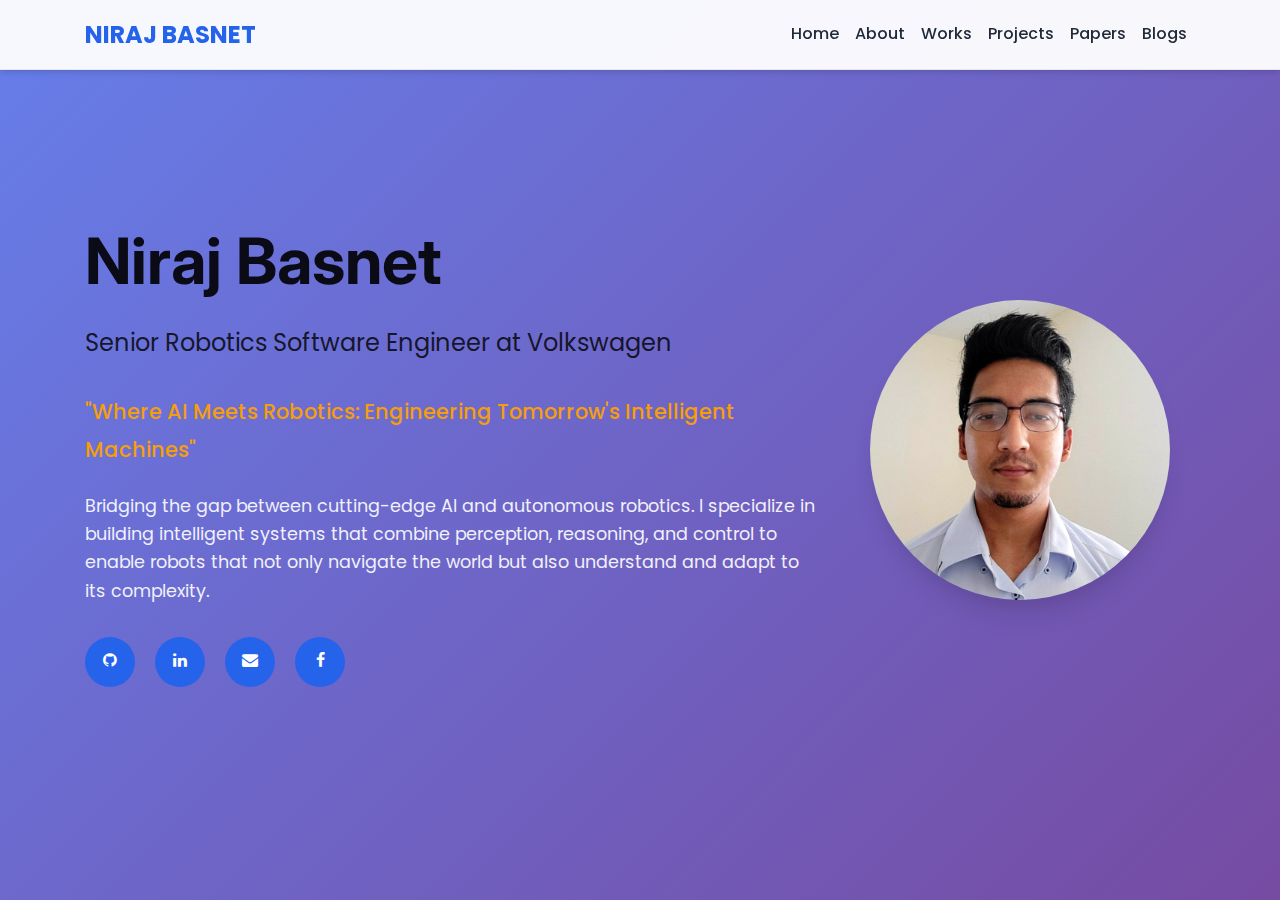
<file: index.html>
<!DOCTYPE html>
<html lang="en">
  <head>
    <title>Niraj Basnet Portfolio</title>

    <meta charset="utf-8">
    <link rel = "icon" href ="images/icon.png" type = "image/x-icon"> 
    <meta name="viewport" content="width=device-width, initial-scale=1, shrink-to-fit=no">
    
    <link href="https://fonts.googleapis.com/css?family=Poppins:100,200,300,400,500,600,700,800,900" rel="stylesheet">
    <link href="https://fonts.googleapis.com/css2?family=Inter:wght@300;400;500;600;700&display=swap" rel="stylesheet">

    <link rel="stylesheet" href="css/open-iconic-bootstrap.min.css">
    <link rel="stylesheet" href="css/animate.css">
    
    <link rel="stylesheet" href="css/owl.carousel.min.css">
    <link rel="stylesheet" href="css/owl.theme.default.min.css">
    <link rel="stylesheet" href="css/magnific-popup.css">

    <link rel="stylesheet" href="css/aos.css">

    <link rel="stylesheet" href="css/ionicons.min.css">
    
    <link rel="stylesheet" href="css/flaticon.css">
    <link rel="stylesheet" href="css/icomoon.css">
    <link rel="stylesheet" href="css/style.css">

    <!-- Global site tag (gtag.js) - Google Analytics -->
    <script async src="https://www.googletagmanager.com/gtag/js?id=UA-163247745-1"></script>
    <script>
    	window.dataLayer = window.dataLayer || [];
    	function gtag(){dataLayer.push(arguments);}
    	gtag('js', new Date());
    	gtag('config', 'UA-163247745-1');
    </script>

    <!-- Custom Modern Styles -->
    <style>
      :root {
        --primary-color: #2563eb;
        --secondary-color: #1e40af;
        --accent-color: #f59e0b;
        --text-primary: #1f2937;
        --text-secondary: #6b7280;
        --bg-light: #f8fafc;
        --bg-white: #ffffff;
        --border-color: #e5e7eb;
        --shadow: 0 4px 6px -1px rgba(0, 0, 0, 0.1), 0 2px 4px -1px rgba(0, 0, 0, 0.06);
        --shadow-lg: 0 20px 25px -5px rgba(0, 0, 0, 0.1), 0 10px 10px -5px rgba(0, 0, 0, 0.04);
      }

      .modern-nav {
        background: rgba(255, 255, 255, 0.95) !important;
        backdrop-filter: blur(10px);
        border-bottom: 1px solid var(--border-color);
        box-shadow: var(--shadow);
      }

      .modern-nav .navbar-brand {
        font-weight: 700;
        color: var(--primary-color) !important;
        font-size: 1.5rem;
      }

      .modern-nav .nav-link {
        color: var(--text-primary) !important;
        font-weight: 500;
        transition: all 0.3s ease;
        position: relative;
      }

      .modern-nav .nav-link:hover {
        color: var(--primary-color) !important;
      }

      .modern-nav .nav-link::after {
        content: '';
        position: absolute;
        width: 0;
        height: 2px;
        bottom: -5px;
        left: 50%;
        background-color: var(--primary-color);
        transition: all 0.3s ease;
      }

      .modern-nav .nav-link:hover::after {
        width: 100%;
        left: 0;
      }

      .hero-modern {
        background: linear-gradient(135deg, #667eea 0%, #764ba2 100%);
        min-height: 100vh;
        display: flex;
        align-items: center;
      }

      .hero-content {
        color: white;
        text-align: left;
      }

      .hero-content h1 {
        font-size: 4rem;
        font-weight: 700;
        margin-bottom: 1rem;
        font-family: 'Inter', sans-serif;
      }

      .hero-content h2 {
        font-size: 1.5rem;
        font-weight: 400;
        margin-bottom: 2rem;
        opacity: 0.9;
      }

      .hero-content .description {
        font-size: 1.1rem;
        margin-bottom: 2rem;
        opacity: 0.9;
        line-height: 1.6;
      }

      .social-links {
        margin-top: 2rem;
      }

      .social-link {
        display: inline-block;
        width: 50px;
        height: 50px;
        background: var(--primary-color);
        color: white;
        text-align: center;
        line-height: 50px;
        border-radius: 50%;
        margin-right: 1rem;
        transition: all 0.3s ease;
        text-decoration: none;
      }

      .social-link:hover {
        background: var(--secondary-color);
        transform: translateY(-3px);
        color: white;
        text-decoration: none;
      }

      @media (max-width: 768px) {
        .hero-content h1 {
          font-size: 2.5rem;
        }
      }
    </style>

  </head>
  <body>
	  
    <nav class="navbar navbar-expand-lg navbar-light modern-nav fixed-top" id="ftco-navbar">
	    <div class="container">
	      <a class="navbar-brand" href="index.html">NIRAJ BASNET</a>
	      <button class="navbar-toggler js-fh5co-nav-toggle fh5co-nav-toggle" type="button" data-toggle="collapse" data-target="#ftco-nav" aria-controls="ftco-nav" aria-expanded="false" aria-label="Toggle navigation">
	        <span class="oi oi-menu"></span> Menu
	      </button>

	      <div class="collapse navbar-collapse" id="ftco-nav">
	        <ul class="navbar-nav nav ml-auto">
	          <li class="nav-item"><a href="index.html" class="nav-link"><span>Home</span></a></li>
	          <li class="nav-item"><a href="about.html" class="nav-link"><span>About</span></a></li>
	          <li class="nav-item"><a href="works.html" class="nav-link"><span>Works</span></a></li>
	          <li class="nav-item"><a href="projects.html" class="nav-link"><span>Projects</span></a></li>
	          <li class="nav-item"><a href="papers.html" class="nav-link"><span>Papers</span></a></li>
	          <li class="nav-item"><a href="blogs.html" class="nav-link"><span>Blogs</span></a></li>
	        </ul>
	      </div>
	    </div>
	</nav>

    <!-- Hero Section -->
    <section id="home-section" class="hero-modern">
      <div class="container">
        <div class="row align-items-center">
          <div class="col-lg-8">
            <div class="hero-content">
              <h1>Niraj Basnet</h1>
              <h2>Senior Robotics Software Engineer at Volkswagen</h2>
              <div style="font-size: 1.3rem; font-weight: 500; margin-bottom: 1.5rem; color: #f59e0b;">
                "Where AI Meets Robotics: Engineering Tomorrow's Intelligent Machines"
              </div>
              <p class="description">
                Bridging the gap between cutting-edge AI and autonomous robotics. I specialize in building intelligent systems that combine perception, reasoning, and control to enable robots that not only navigate the world but also understand and adapt to its complexity.
              </p>
              
              <div class="social-links">
                <a href="https://www.github.com/nirajbasnet" target="_blank" class="social-link">
                  <span class="icon-github"></span>
                </a>
                <a href="https://www.linkedin.com/in/nirajbas" target="_blank" class="social-link">
                  <span class="icon-linkedin"></span>
                </a>
                <a href="https://mail.google.com/mail/?view=cm&fs=1&tf=1&to=niraj.basnet2020@gmail.com&su=SUBJECT&body=BODY" target="_blank" class="social-link">
                  <span class="icon-envelope"></span>
                </a>
                <a href="https://www.facebook.com/niraj.basnet.986" target="_blank" class="social-link">
                  <span class="icon-facebook"></span>
                </a>
              </div>
            </div>
          </div>
          <div class="col-lg-4">
            <div class="text-center">
              <img src="images/bg_profile_pic.jpg" alt="Niraj Basnet" class="img-fluid rounded-circle" style="max-width: 300px; box-shadow: var(--shadow-lg);">
            </div>
          </div>
        </div>
      </div>
    </section>

    <!-- loader -->
    <div id="ftco-loader" class="show fullscreen"><svg class="circular" width="48px" height="48px"><circle class="path-bg" cx="24" cy="24" r="22" fill="none" stroke-width="4" stroke="#eeeeee"/><circle class="path" cx="24" cy="24" r="22" fill="none" stroke-width="4" stroke-miterlimit="10" stroke="#F96D00"/></svg></div>

    <script src="js/jquery.min.js"></script>
    <script src="js/jquery-migrate-3.0.1.min.js"></script>
    <script src="js/popper.min.js"></script>
    <script src="js/bootstrap.min.js"></script>
    <script src="js/jquery.easing.1.3.js"></script>
    <script src="js/jquery.waypoints.min.js"></script>
    <script src="js/jquery.stellar.min.js"></script>
    <script src="js/owl.carousel.min.js"></script>
    <script src="js/jquery.magnific-popup.min.js"></script>
    <script src="js/aos.js"></script>
    <script src="js/jquery.animateNumber.min.js"></script>
    <script src="js/scrollax.min.js"></script>
    <script src="js/main.js"></script>
    
  </body>
</html>
</file>
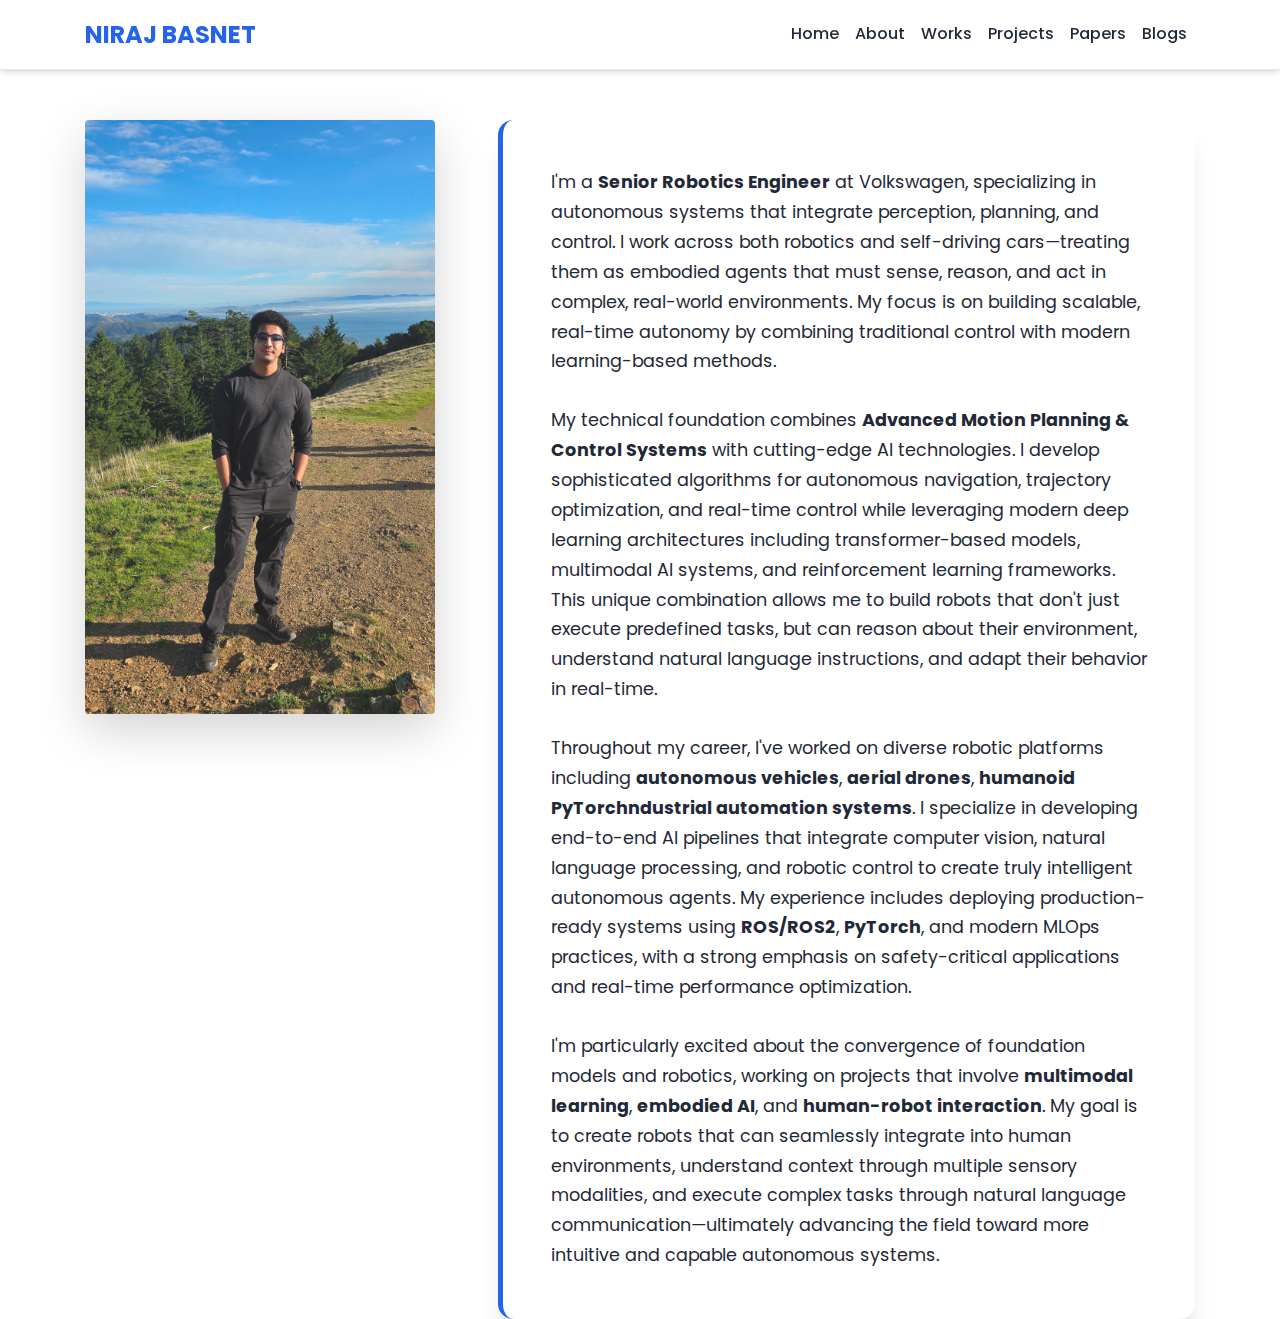
<file: about.html>
<!DOCTYPE html>
<html lang="en">

<head>
  <title>About - Niraj Basnet Portfolio</title>

  <meta charset="utf-8">
  <link rel="icon" href="images/icon.png" type="image/x-icon">
  <meta name="viewport" content="width=device-width, initial-scale=1, shrink-to-fit=no">

  <link href="https://fonts.googleapis.com/css?family=Poppins:100,200,300,400,500,600,700,800,900" rel="stylesheet">
  <link href="https://fonts.googleapis.com/css2?family=Inter:wght@300;400;500;600;700&display=swap" rel="stylesheet">

  <link rel="stylesheet" href="css/open-iconic-bootstrap.min.css">
  <link rel="stylesheet" href="css/animate.css">
  <link rel="stylesheet" href="css/owl.carousel.min.css">
  <link rel="stylesheet" href="css/owl.theme.default.min.css">
  <link rel="stylesheet" href="css/magnific-popup.css">
  <link rel="stylesheet" href="css/aos.css">
  <link rel="stylesheet" href="css/ionicons.min.css">
  <link rel="stylesheet" href="css/flaticon.css">
  <link rel="stylesheet" href="css/icomoon.css">
  <link rel="stylesheet" href="css/style.css">

  <!-- Custom Modern Styles -->
  <style>
    :root {
      --primary-color: #2563eb;
      --secondary-color: #1e40af;
      --accent-color: #f59e0b;
      --text-primary: #1f2937;
      --text-secondary: #6b7280;
      --bg-light: #f8fafc;
      --bg-white: #ffffff;
      --border-color: #e5e7eb;
      --shadow: 0 4px 6px -1px rgba(0, 0, 0, 0.1), 0 2px 4px -1px rgba(0, 0, 0, 0.06);
      --shadow-lg: 0 20px 25px -5px rgba(0, 0, 0, 0.1), 0 10px 10px -5px rgba(0, 0, 0, 0.04);
    }

    .modern-nav {
      background: rgba(255, 255, 255, 0.95) !important;
      backdrop-filter: blur(10px);
      border-bottom: 1px solid var(--border-color);
      box-shadow: var(--shadow);
    }

    .modern-nav .navbar-brand {
      font-weight: 700;
      color: var(--primary-color) !important;
      font-size: 1.5rem;
    }

    .modern-nav .nav-link {
      color: var(--text-primary) !important;
      font-weight: 500;
      transition: all 0.3s ease;
      position: relative;
    }

    .modern-nav .nav-link:hover {
      color: var(--primary-color) !important;
    }

    .modern-nav .nav-link::after {
      content: '';
      position: absolute;
      width: 0;
      height: 2px;
      bottom: -5px;
      left: 50%;
      background-color: var(--primary-color);
      transition: all 0.3s ease;
    }

    .modern-nav .nav-link:hover::after {
      width: 100%;
      left: 0;
    }

    .section-modern {
      padding: 80px 0;
      min-height: 100vh;
    }

    .section-title {
      font-size: 2.5rem;
      font-weight: 700;
      color: var(--text-primary);
      margin-bottom: 1rem;
      font-family: 'Inter', sans-serif;
    }

    .section-subtitle {
      font-size: 1.1rem;
      color: var(--text-secondary);
      margin-bottom: 3rem;
    }

    .card-modern {
      background: var(--bg-white);
      border-radius: 15px;
      padding: 2rem;
      box-shadow: var(--shadow);
      border: 1px solid var(--border-color);
      transition: all 0.3s ease;
      height: 100%;
    }

    .card-modern:hover {
      transform: translateY(-5px);
      box-shadow: var(--shadow-lg);
    }

    .bg-gradient {
      background: linear-gradient(135deg, var(--bg-light) 0%, var(--bg-white) 100%);
    }

    @media (max-width: 768px) {
      .section-title {
        font-size: 2rem;
      }
    }
  </style>

</head>

<body>

  <nav class="navbar navbar-expand-lg navbar-light modern-nav fixed-top" id="ftco-navbar">
    <div class="container">
      <a class="navbar-brand" href="index.html">NIRAJ BASNET</a>
      <button class="navbar-toggler js-fh5co-nav-toggle fh5co-nav-toggle" type="button" data-toggle="collapse"
        data-target="#ftco-nav" aria-controls="ftco-nav" aria-expanded="false" aria-label="Toggle navigation">
        <span class="oi oi-menu"></span> Menu
      </button>

      <div class="collapse navbar-collapse" id="ftco-nav">
        <ul class="navbar-nav nav ml-auto">
          <li class="nav-item"><a href="index.html" class="nav-link"><span>Home</span></a></li>
          <li class="nav-item"><a href="about.html" class="nav-link"><span>About</span></a></li>
          <li class="nav-item"><a href="works.html" class="nav-link"><span>Works</span></a></li>
          <li class="nav-item"><a href="projects.html" class="nav-link"><span>Projects</span></a></li>
          <li class="nav-item"><a href="papers.html" class="nav-link"><span>Papers</span></a></li>
          <li class="nav-item"><a href="blogs.html" class="nav-link"><span>Blogs</span></a></li>
        </ul>
      </div>
    </div>
  </nav>

  <!-- About Section -->
  <section class="ftco-section ftco-no-pb" id="about-section" style="padding-top: 120px;">
    <div class="container">
      <div class="row">
        <div class="col-lg-4">
          <img src="images/profile_pic2.jpg" alt="Profile" class="img-fluid rounded shadow-lg">
        </div>
        <div class="col-lg-8 pl-lg-5">
          <div class="about-content"
            style="background: white; padding: 3rem; border-radius: 15px; box-shadow: var(--shadow-lg); border-left: 5px solid var(--primary-color);">
            <p style="font-size: 1.1rem; line-height: 1.7; color: var(--text-primary); margin-bottom: 0;">
              I'm a <strong>Senior Robotics Engineer</strong> at Volkswagen, specializing in autonomous systems that integrate
              perception, planning, and control. I work across both robotics and self-driving cars—treating them as
              embodied agents that must sense, reason, and act in complex, real-world environments. My focus is on
              building scalable, real-time autonomy by combining traditional control with modern learning-based methods.
            </p>
            <br>
            <p style="font-size: 1.1rem; line-height: 1.7; color: var(--text-primary); margin-bottom: 0;">
              My technical foundation combines <strong>Advanced Motion Planning & Control Systems</strong> with
              cutting-edge AI technologies. I develop sophisticated algorithms for autonomous navigation, trajectory
              optimization, and real-time control while leveraging modern deep learning architectures including
              transformer-based models, multimodal AI systems, and reinforcement learning frameworks. This unique
              combination allows me to build robots that don't just execute predefined tasks, but can reason about their
              environment, understand natural language instructions, and adapt their behavior in real-time.
            </p>
            <br>
            <p style="font-size: 1.1rem; line-height: 1.7; color: var(--text-primary); margin-bottom: 0;">
              Throughout my career, I've worked on diverse robotic platforms including <strong>autonomous
                vehicles</strong>, <strong>aerial drones</strong>, <strong>humanoid PyTorchndustrial automation
                systems</strong>. I specialize in developing end-to-end AI pipelines that integrate computer vision,
              natural language processing, and robotic control to create truly intelligent autonomous agents. My
              experience includes deploying production-ready systems using <strong>ROS/ROS2</strong>,
              <strong>PyTorch</strong>, and modern MLOps practices, with a strong emphasis
              on safety-critical applications and real-time performance optimization.
            </p>
            <br>
            <p style="font-size: 1.1rem; line-height: 1.7; color: var(--text-primary); margin-bottom: 0;">
              I'm particularly excited about the convergence of foundation models and robotics, working on projects that
              involve <strong>multimodal learning</strong>, <strong>embodied AI</strong>, and <strong>human-robot
                interaction</strong>. My goal is to create robots that can seamlessly integrate into human environments,
              understand context through multiple sensory modalities, and execute complex tasks through natural language
              communication—ultimately advancing the field toward more intuitive and capable autonomous systems.
            </p>
          </div>
        </div>
      </div>
    </div>
  </section>

  <!-- loader -->
  <div id="ftco-loader" class="show fullscreen"><svg class="circular" width="48px" height="48px">
      <circle class="path-bg" cx="24" cy="24" r="22" fill="none" stroke-width="4" stroke="#eeeeee" />
      <circle class="path" cx="24" cy="24" r="22" fill="none" stroke-width="4" stroke-miterlimit="10"
        stroke="#F96D00" />
    </svg></div>

  <script src="js/jquery.min.js"></script>
  <script src="js/jquery-migrate-3.0.1.min.js"></script>
  <script src="js/popper.min.js"></script>
  <script src="js/bootstrap.min.js"></script>
  <script src="js/jquery.easing.1.3.js"></script>
  <script src="js/jquery.waypoints.min.js"></script>
  <script src="js/jquery.stellar.min.js"></script>
  <script src="js/owl.carousel.min.js"></script>
  <script src="js/jquery.magnific-popup.min.js"></script>
  <script src="js/aos.js"></script>
  <script src="js/jquery.animateNumber.min.js"></script>
  <script src="js/scrollax.min.js"></script>
  <script src="js/main.js"></script>

</body>

</html>
</file>
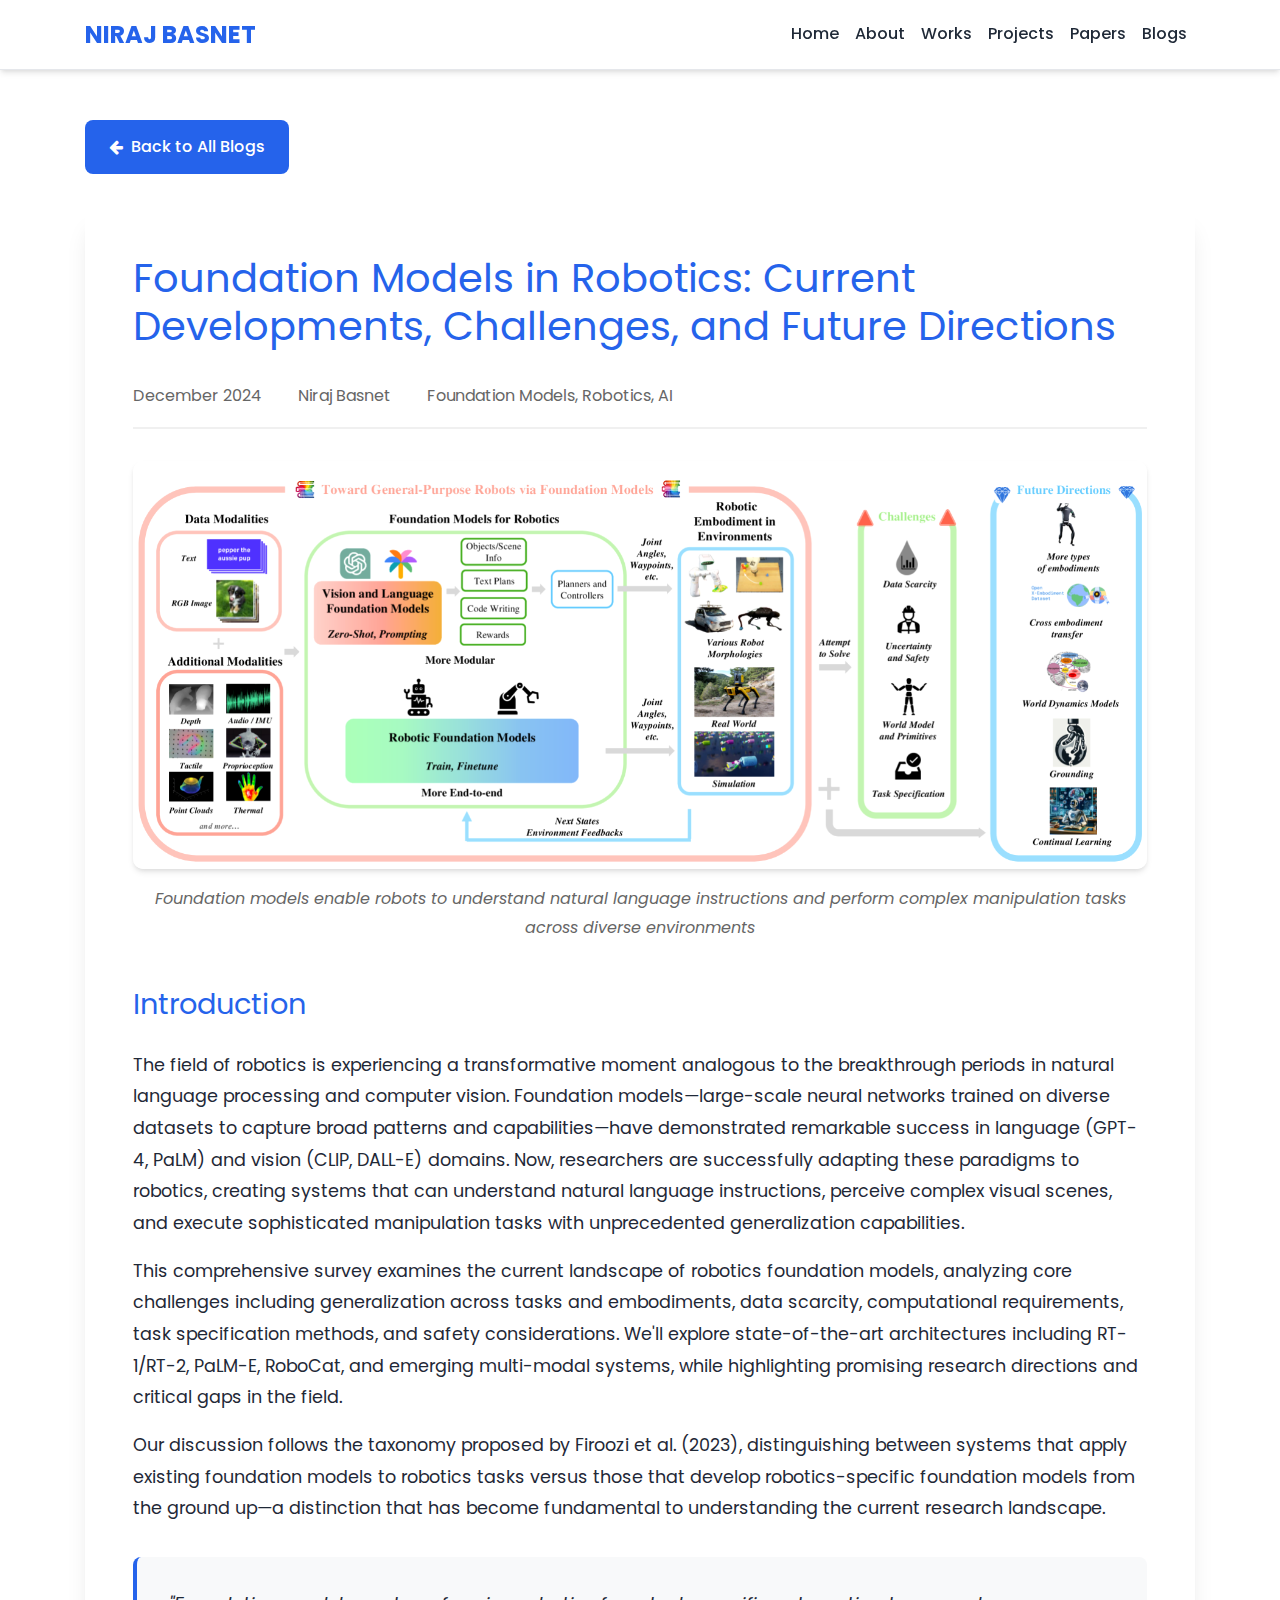
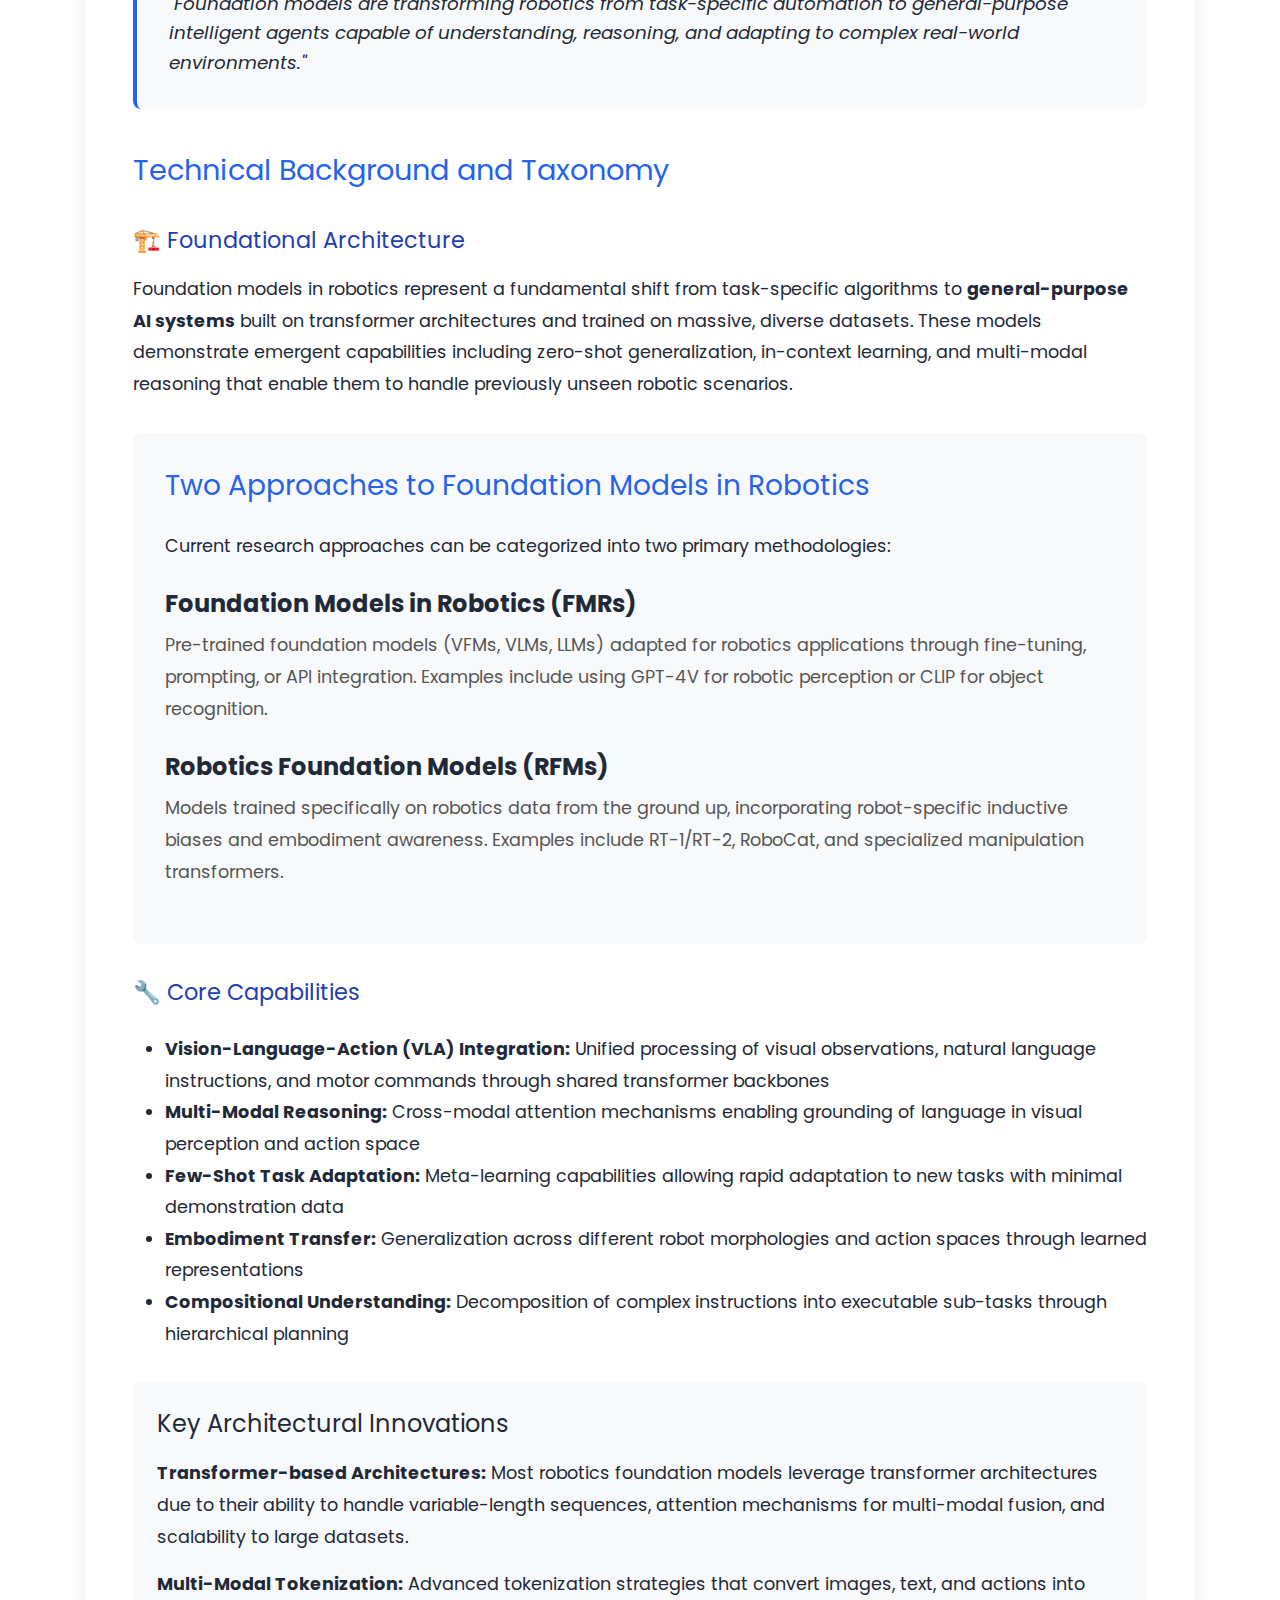
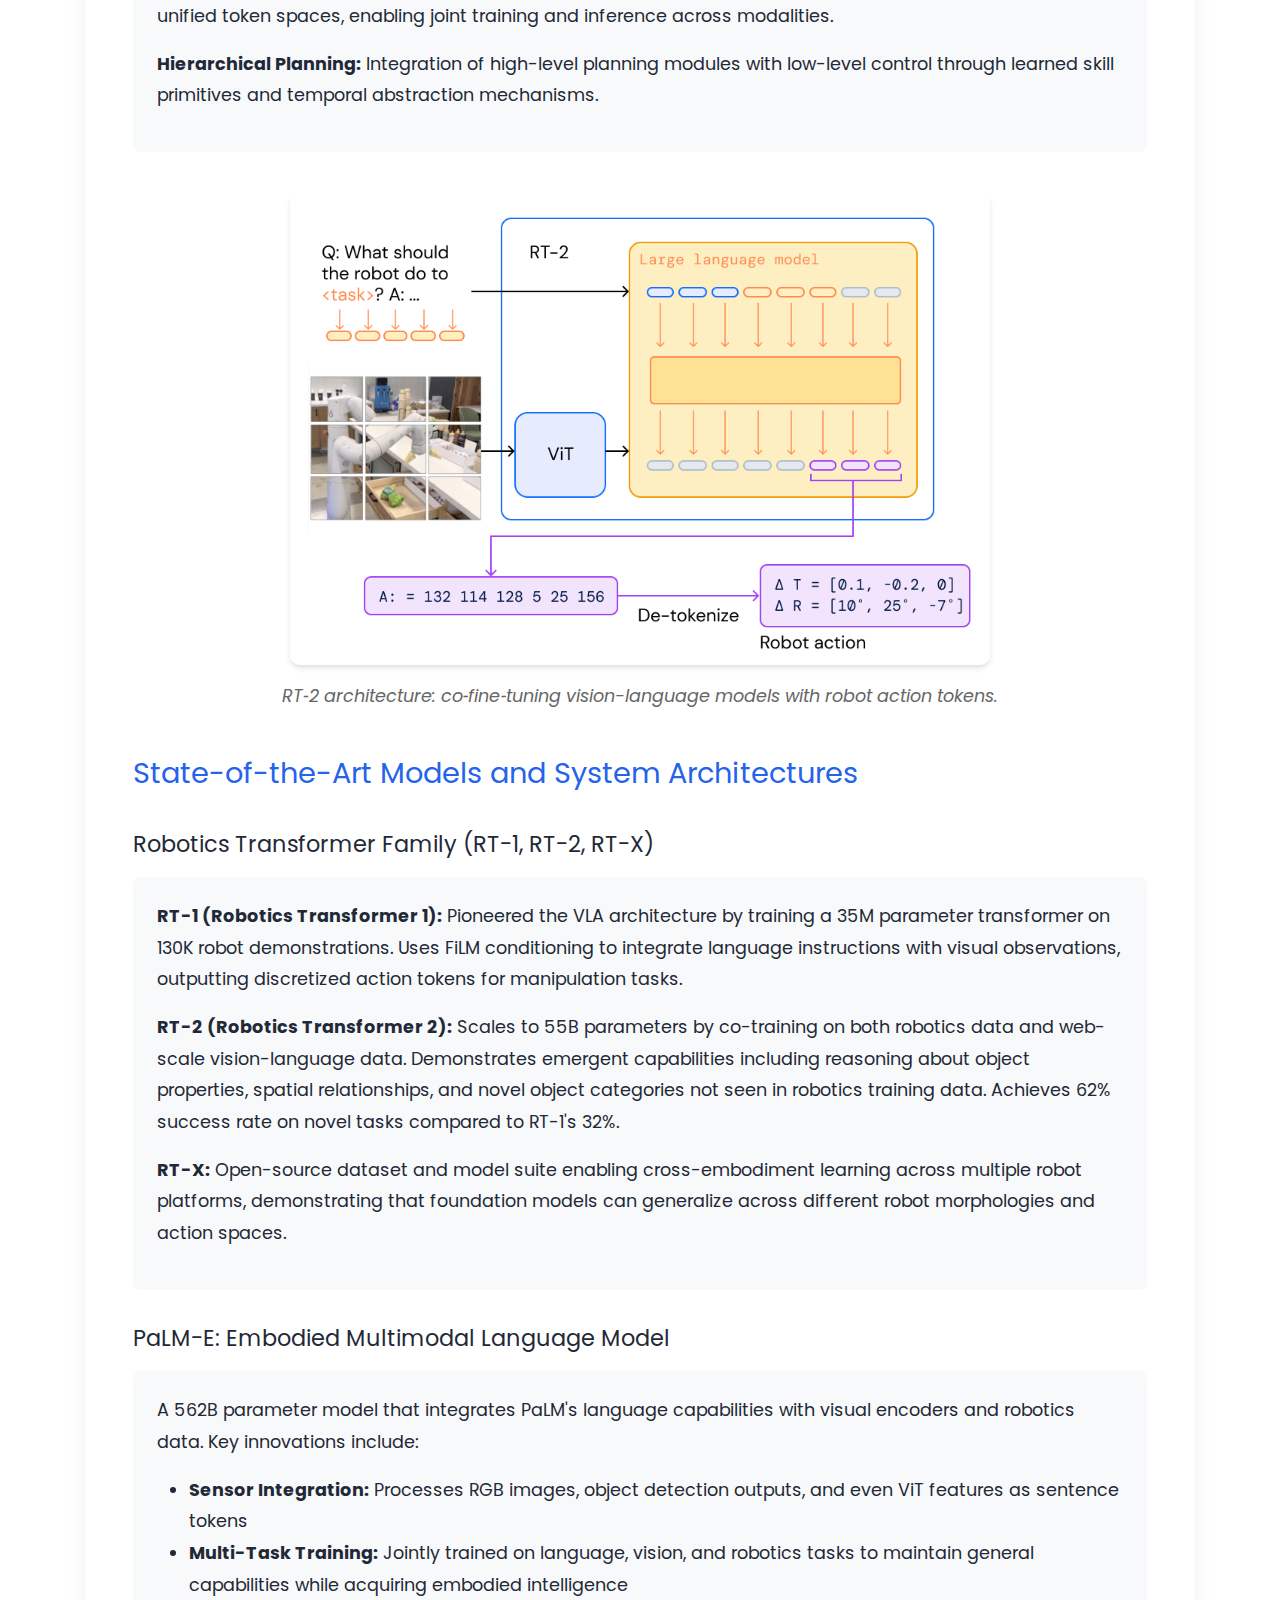
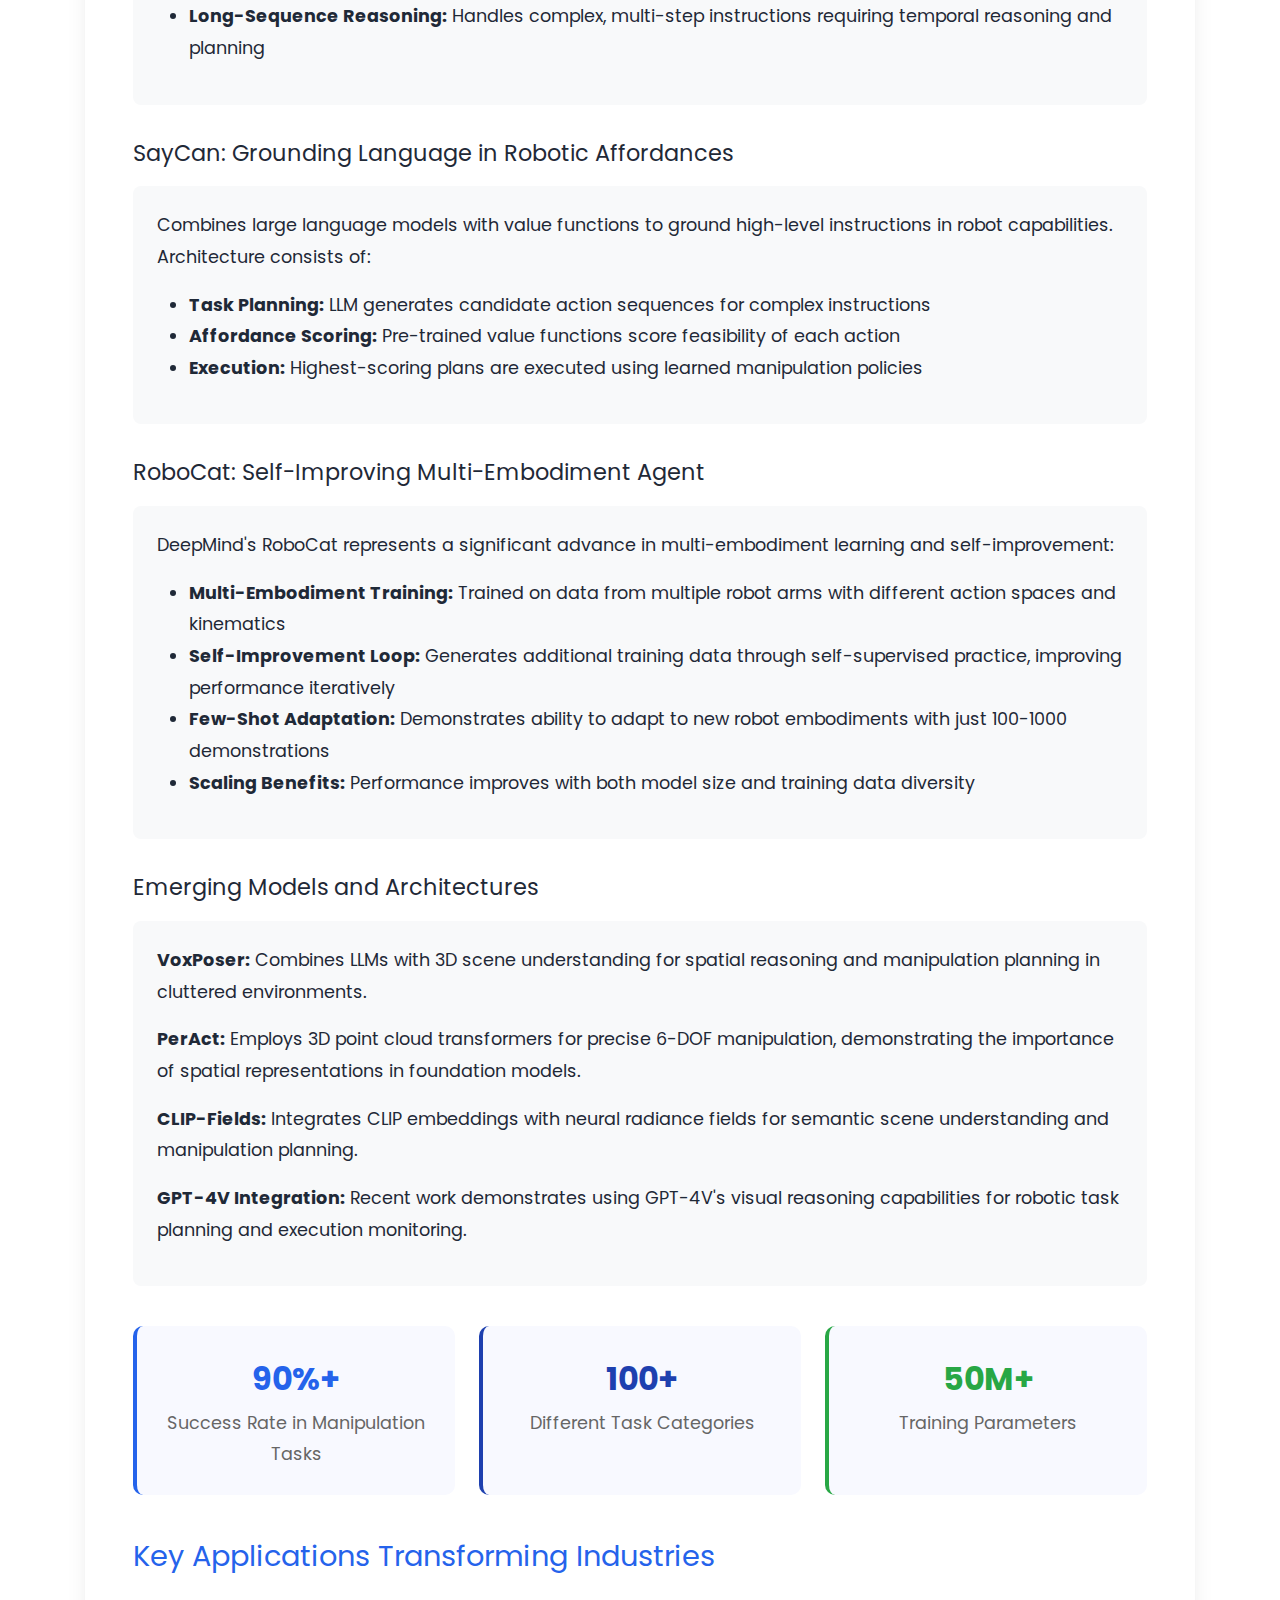
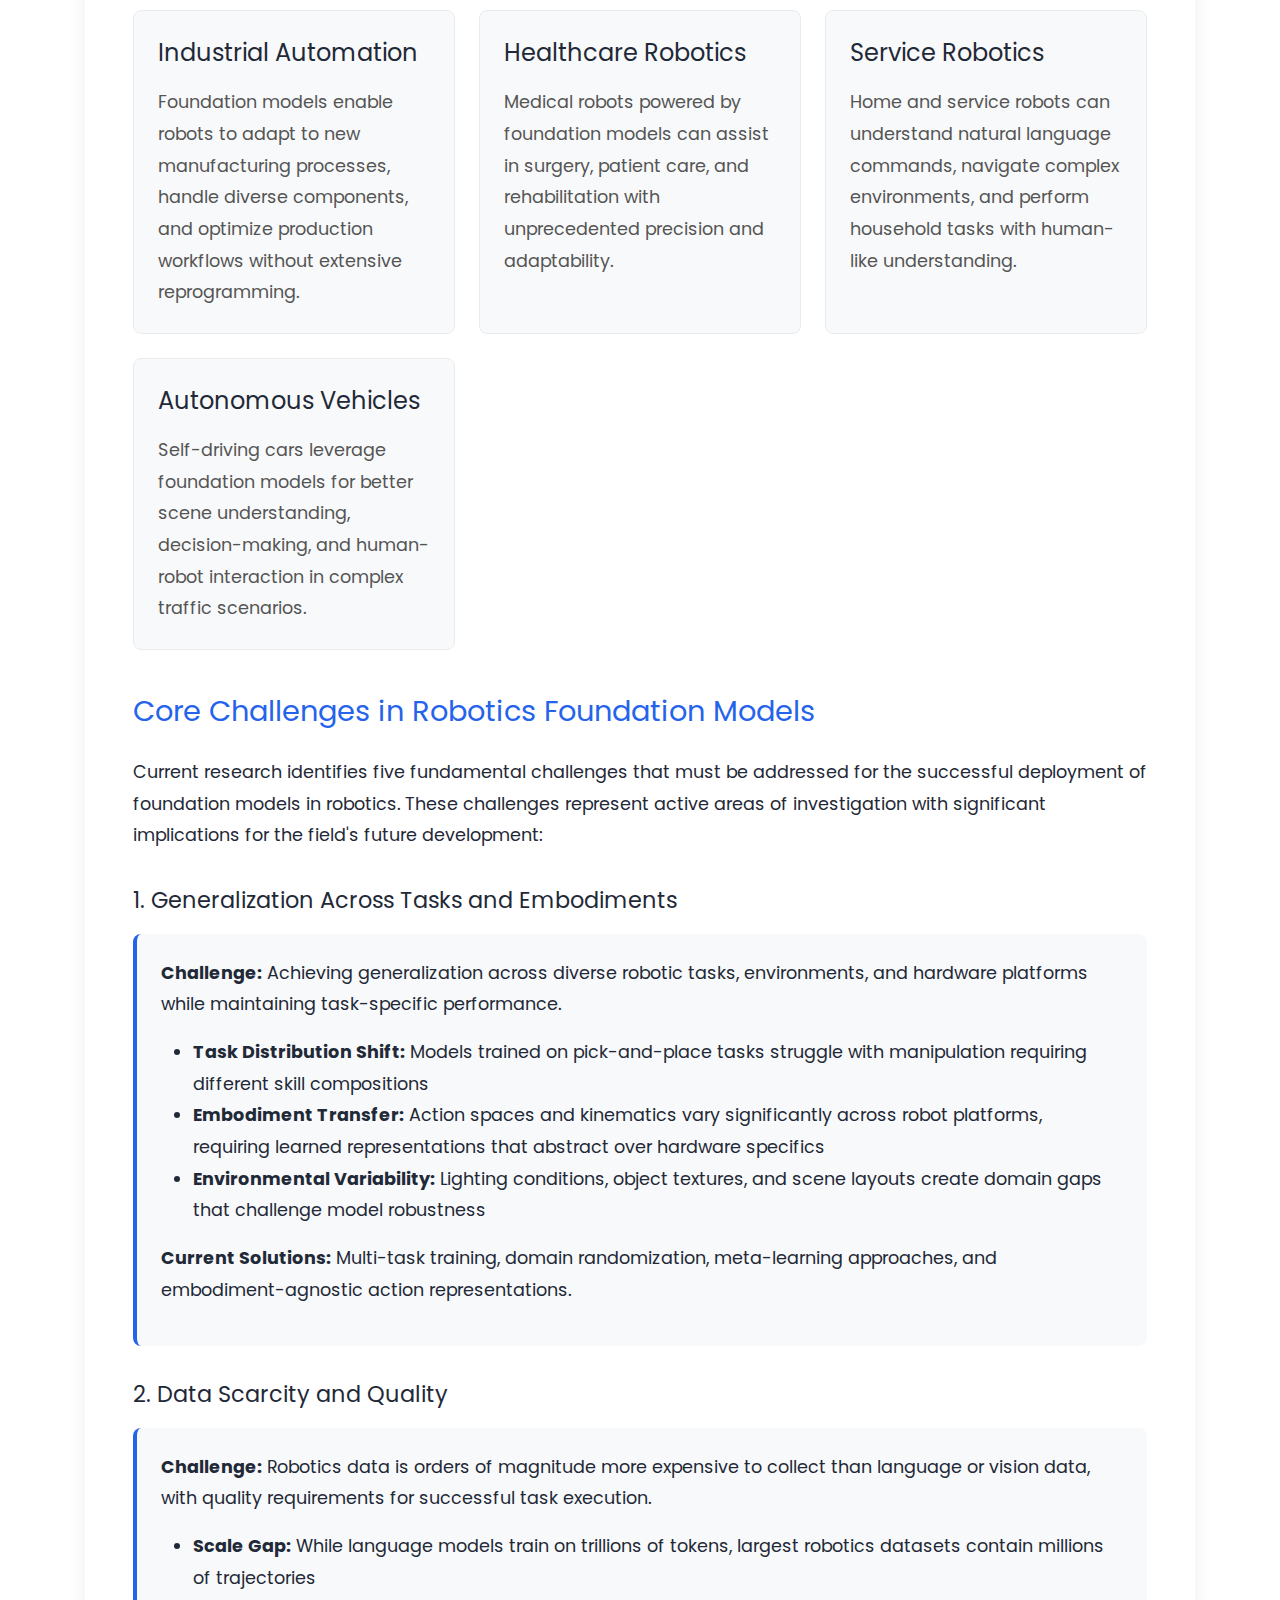
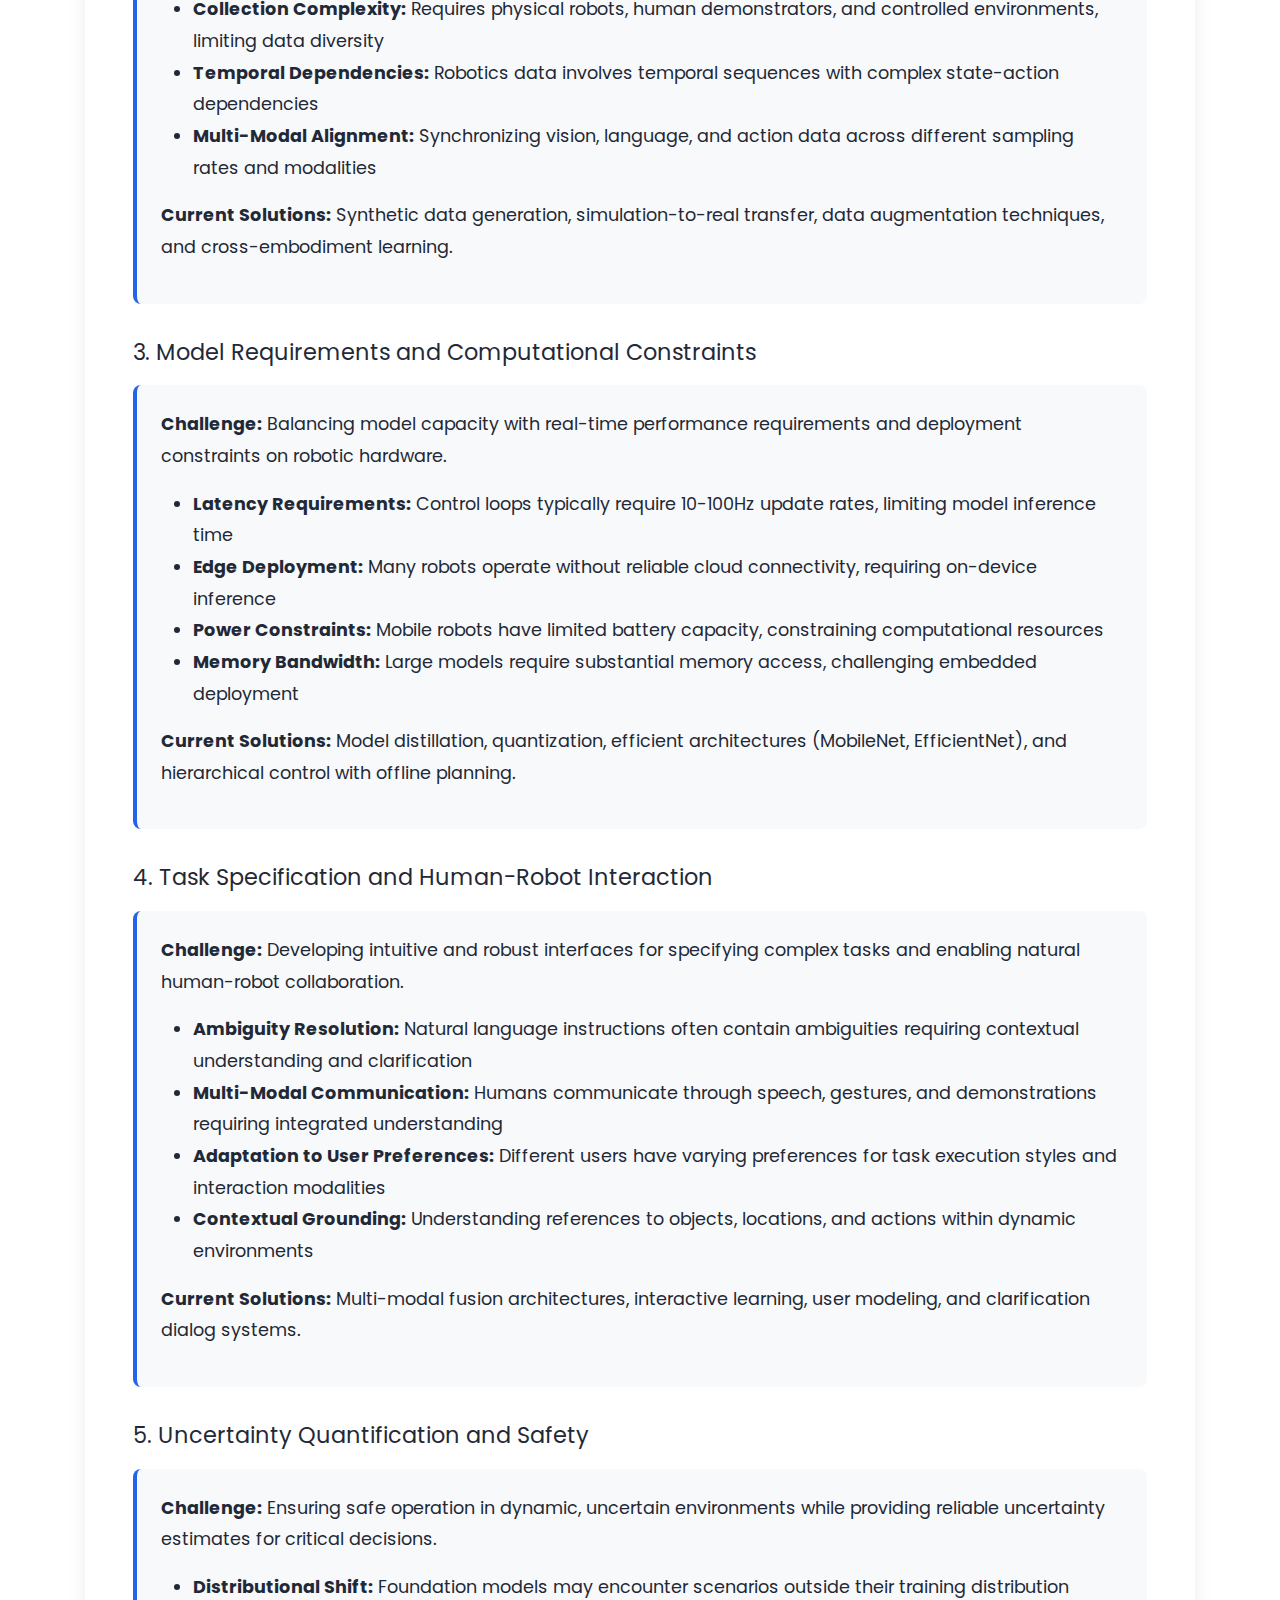
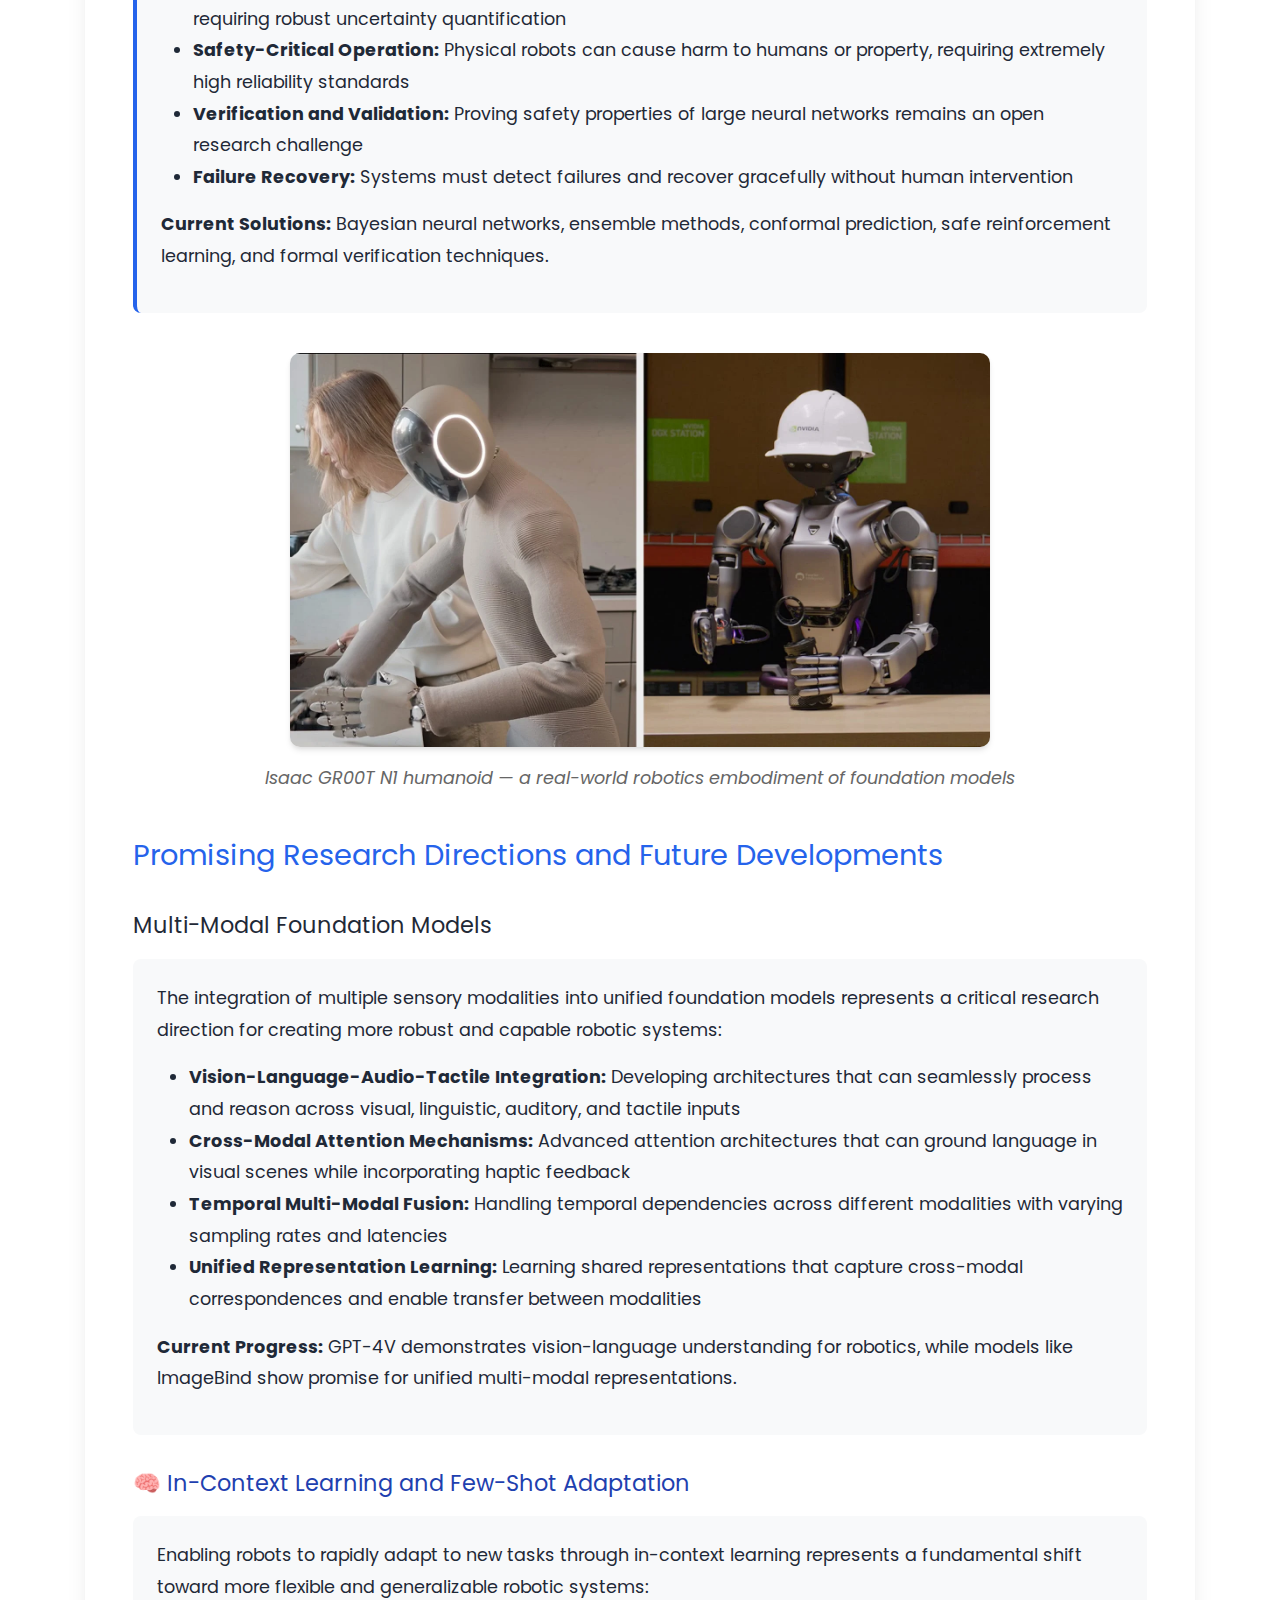
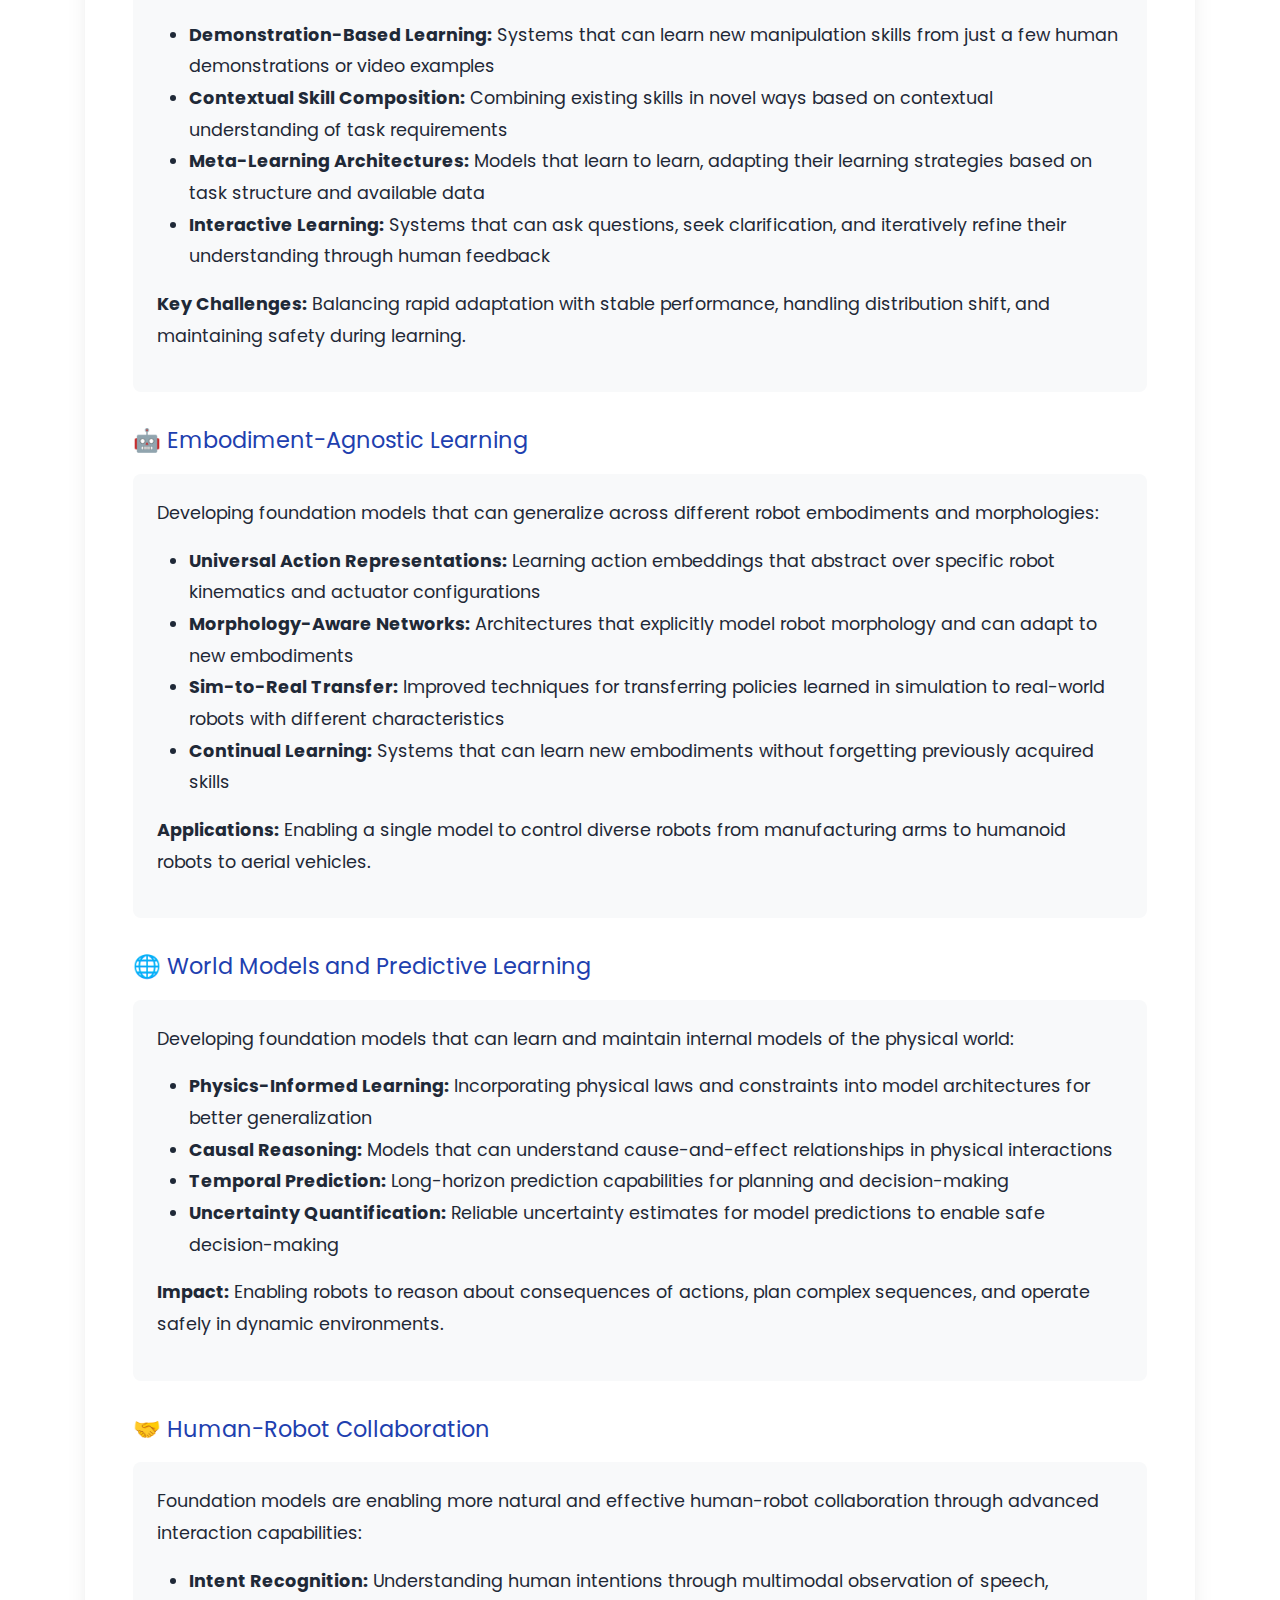
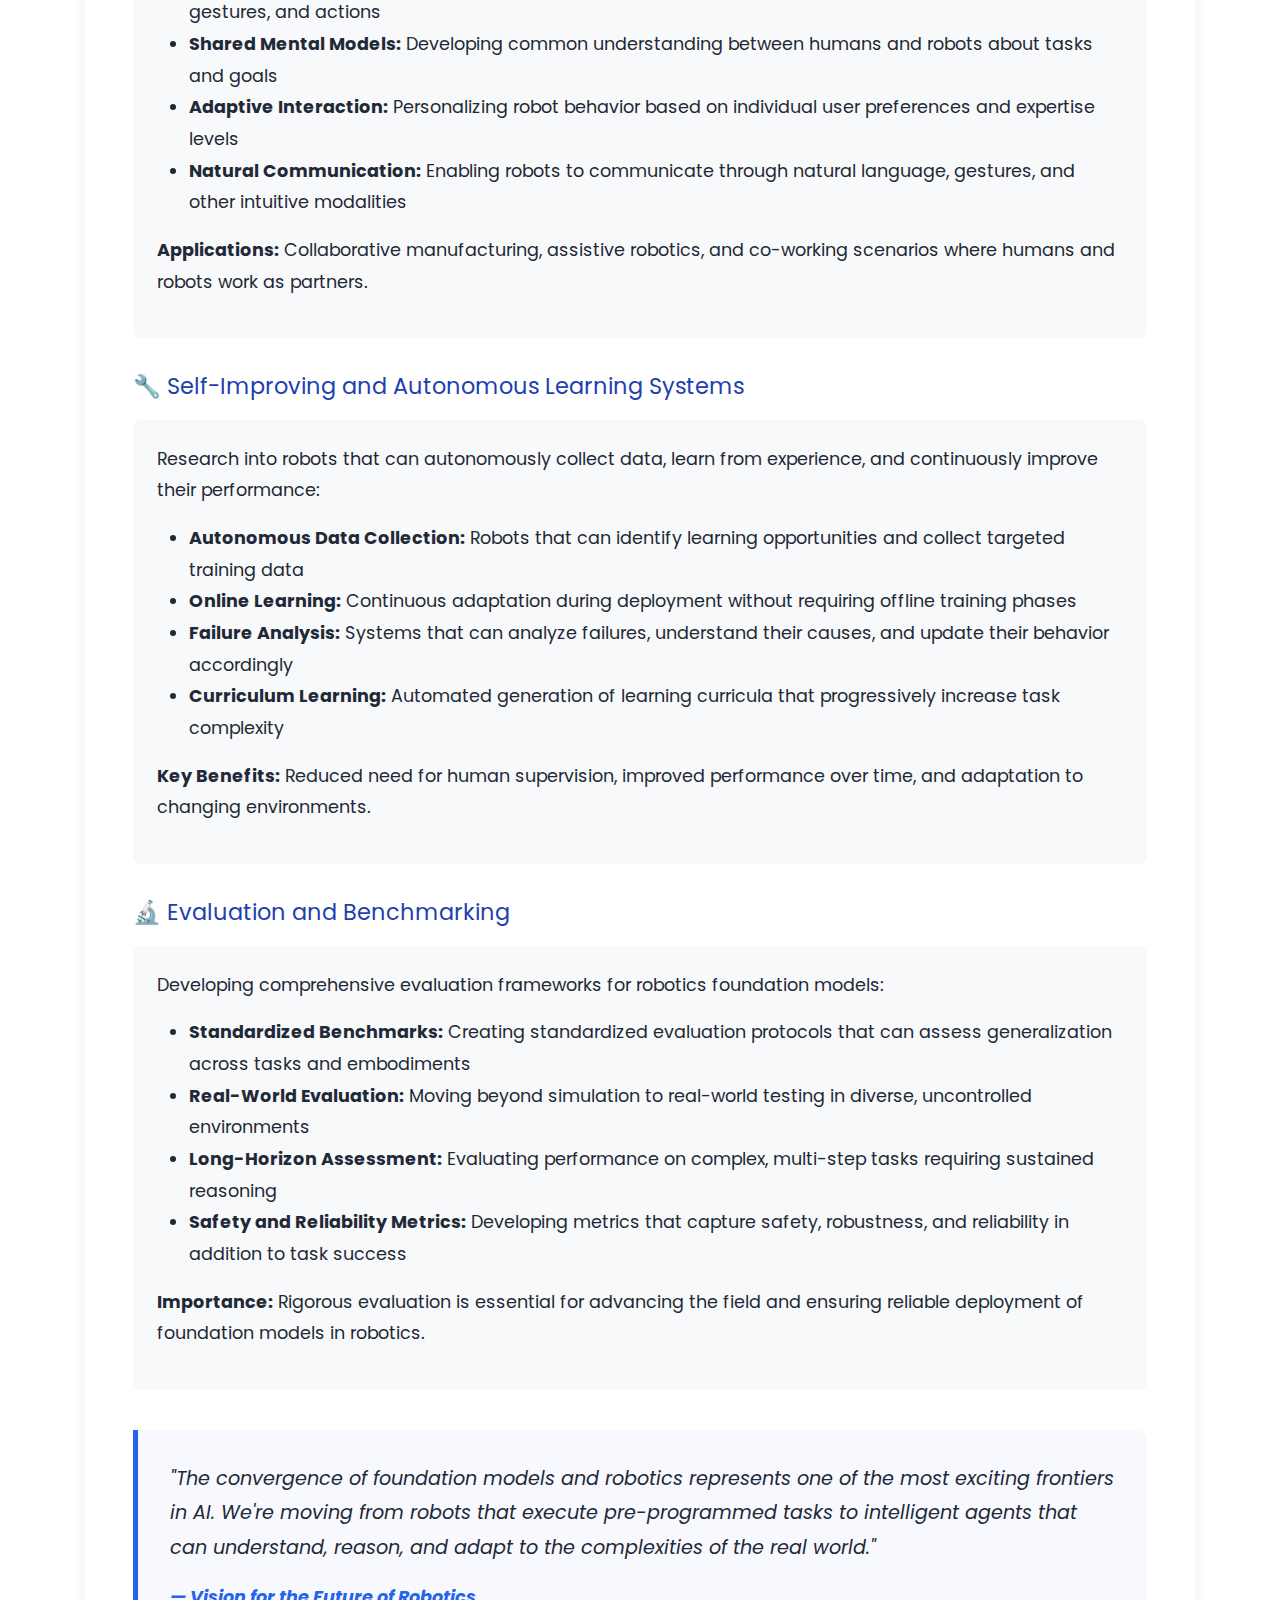
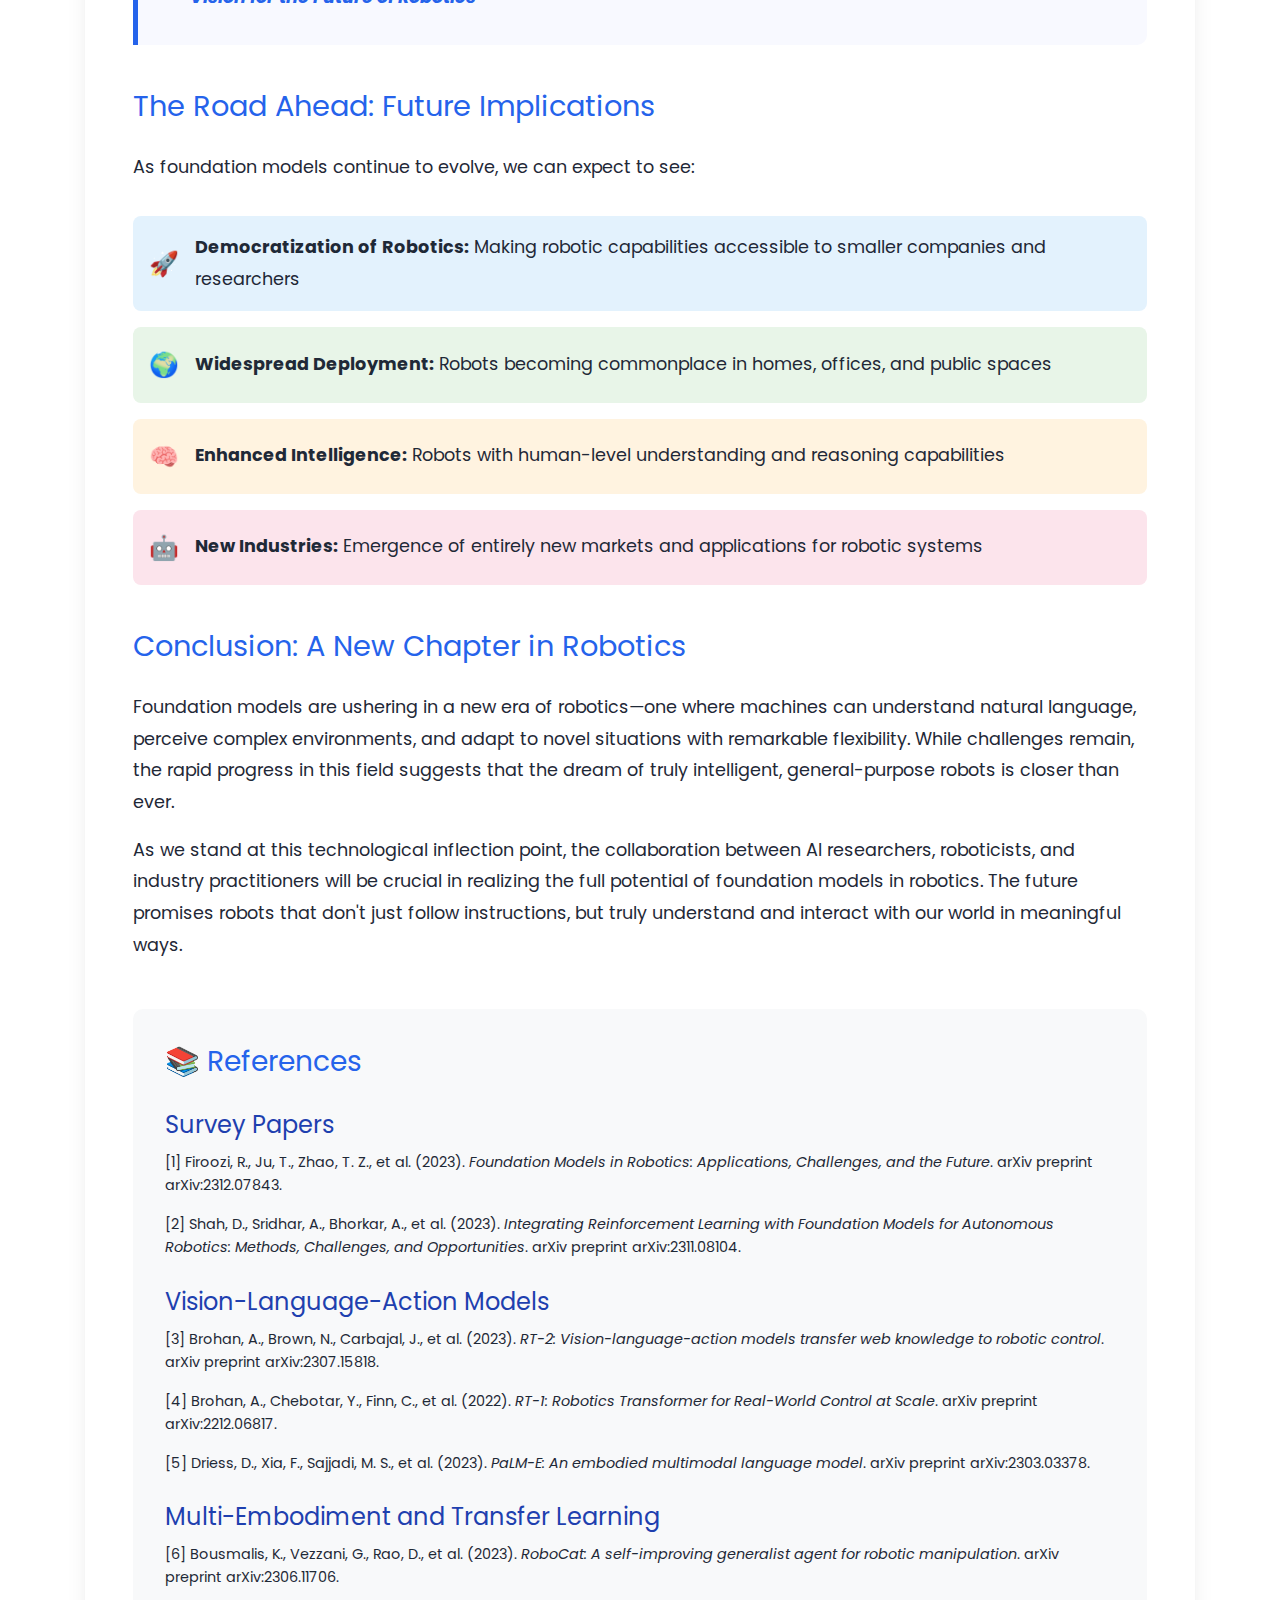
<file: blog-foundation-models.html>
<!DOCTYPE html>
<html lang="en">

<head>
  <title>Foundation Models in Robotics - Niraj Basnet</title>

  <meta charset="utf-8">
  <link rel="icon" href="images/icon.png" type="image/x-icon">
  <meta name="viewport" content="width=device-width, initial-scale=1, shrink-to-fit=no">

  <link href="https://fonts.googleapis.com/css?family=Poppins:100,200,300,400,500,600,700,800,900" rel="stylesheet">
  <link href="https://fonts.googleapis.com/css2?family=Inter:wght@300;400;500;600;700&display=swap" rel="stylesheet">

  <link rel="stylesheet" href="css/open-iconic-bootstrap.min.css">
  <link rel="stylesheet" href="css/animate.css">

  <link rel="stylesheet" href="css/owl.carousel.min.css">
  <link rel="stylesheet" href="css/owl.theme.default.min.css">
  <link rel="stylesheet" href="css/magnific-popup.css">

  <link rel="stylesheet" href="css/aos.css">

  <link rel="stylesheet" href="css/ionicons.min.css">

  <link rel="stylesheet" href="css/flaticon.css">
  <link rel="stylesheet" href="css/icomoon.css">
  <link rel="stylesheet" href="css/style.css">

  <!-- Global site tag (gtag.js) - Google Analytics -->
  <script async src="https://www.googletagmanager.com/gtag/js?id=UA-163247745-1"></script>
  <script>
    window.dataLayer = window.dataLayer || [];
    function gtag() { dataLayer.push(arguments); }
    gtag('js', new Date());
    gtag('config', 'UA-163247745-1');
  </script>

  <!-- Custom Modern Styles -->
  <style>
    :root {
      --primary-color: #2563eb;
      --secondary-color: #1e40af;
      --accent-color: #f59e0b;
      --text-primary: #1f2937;
      --text-secondary: #6b7280;
      --bg-light: #f8fafc;
      --bg-white: #ffffff;
      --border-color: #e5e7eb;
      --shadow: 0 4px 6px -1px rgba(0, 0, 0, 0.1), 0 2px 4px -1px rgba(0, 0, 0, 0.06);
      --shadow-lg: 0 20px 25px -5px rgba(0, 0, 0, 0.1), 0 10px 10px -5px rgba(0, 0, 0, 0.04);
    }

    .modern-nav {
      background: rgba(255, 255, 255, 0.95) !important;
      backdrop-filter: blur(10px);
      border-bottom: 1px solid var(--border-color);
      box-shadow: var(--shadow);
    }

    .modern-nav .navbar-brand {
      font-weight: 700;
      color: var(--primary-color) !important;
      font-size: 1.5rem;
    }

    .modern-nav .nav-link {
      color: var(--text-primary) !important;
      font-weight: 500;
      transition: all 0.3s ease;
      position: relative;
    }

    .modern-nav .nav-link:hover {
      color: var(--primary-color) !important;
    }

    .modern-nav .nav-link::after {
      content: '';
      position: absolute;
      width: 0;
      height: 2px;
      bottom: -5px;
      left: 50%;
      background-color: var(--primary-color);
      transition: all 0.3s ease;
    }

    .modern-nav .nav-link:hover::after {
      width: 100%;
      left: 0;
    }

    .section-title {
      font-size: 2.5rem;
      font-weight: 700;
      color: var(--text-primary);
      margin-bottom: 1rem;
      font-family: 'Inter', sans-serif;
    }

    .section-subtitle {
      font-size: 1.1rem;
      color: var(--text-secondary);
      margin-bottom: 3rem;
    }

    .blog-back-btn {
      background: var(--primary-color);
      color: white;
      padding: 0.8rem 1.5rem;
      border-radius: 8px;
      text-decoration: none;
      font-weight: 500;
      transition: all 0.3s ease;
      display: inline-flex;
      align-items: center;
      margin-bottom: 2rem;
    }

    .blog-back-btn:hover {
      background: var(--secondary-color);
      color: white;
      text-decoration: none;
      transform: translateY(-2px);
    }
  </style>

</head>

<body>

  <nav class="navbar navbar-expand-lg navbar-light modern-nav fixed-top" id="ftco-navbar">
    <div class="container">
      <a class="navbar-brand" href="index.html">NIRAJ BASNET</a>
      <button class="navbar-toggler js-fh5co-nav-toggle fh5co-nav-toggle" type="button" data-toggle="collapse"
        data-target="#ftco-nav" aria-controls="ftco-nav" aria-expanded="false" aria-label="Toggle navigation">
        <span class="oi oi-menu"></span> Menu
      </button>

      <div class="collapse navbar-collapse" id="ftco-nav">
        <ul class="navbar-nav nav ml-auto">
          <li class="nav-item"><a href="index.html" class="nav-link"><span>Home</span></a></li>
          <li class="nav-item"><a href="about.html" class="nav-link"><span>About</span></a></li>
          <li class="nav-item"><a href="works.html" class="nav-link"><span>Works</span></a></li>
          <li class="nav-item"><a href="projects.html" class="nav-link"><span>Projects</span></a></li>
          <li class="nav-item"><a href="papers.html" class="nav-link"><span>Papers</span></a></li>
          <li class="nav-item"><a href="blogs.html" class="nav-link"><span>Blogs</span></a></li>
        </ul>
      </div>
    </div>
  </nav>

  <!-- Blog Post Section -->
  <section class="ftco-section ftco-no-pb" id="blog-section" style="padding-top: 120px;">
    <div class="container">

      <a href="blogs.html" class="blog-back-btn">
        <span class="icon-arrow-left" style="margin-right: 0.5rem;"></span>
        Back to All Blogs
      </a>

      <div class="row">
        <div class="col-lg-12 mb-5">
          <article class="blog-post"
            style="background: white; padding: 3rem; border-radius: 15px; box-shadow: var(--shadow-lg);">
            <h1 style="color: var(--primary-color); margin-bottom: 2rem; font-size: 2.5rem; line-height: 1.2;">
              Foundation Models in Robotics: Current Developments, Challenges, and Future Directions</h1>

            <div class="blog-meta"
              style="margin-bottom: 2rem; padding-bottom: 1rem; border-bottom: 2px solid #f0f0f0; color: #666;">
              <span style="margin-right: 2rem;"><i class="fas fa-calendar"></i> December 2024</span>
              <span style="margin-right: 2rem;"><i class="fas fa-user"></i> Niraj Basnet</span>
              <span><i class="fas fa-tag"></i> Foundation Models, Robotics, AI</span>
            </div>

            <div class="blog-featured-image" style="margin-bottom: 2.5rem; text-align: center;">
              <img src="images/foundation_models_1.png" alt="Foundation Models in Robotics Overview"
                style="width: 100%; max-width: 1020px; border-radius: 10px; box-shadow: var(--shadow);">
              <p style="font-style: italic; color: #666; margin-top: 1rem;">Foundation models enable robots to
                understand natural language instructions and perform complex manipulation tasks across diverse
                environments</p>
            </div>

            <div class="blog-content" style="font-size: 1.1rem; line-height: 1.8; color: var(--text-primary);">

              <h2 style="color: var(--primary-color); margin: 2.5rem 0 1.5rem 0; font-size: 1.8rem;">Introduction</h2>

              <p>The field of robotics is experiencing a transformative moment analogous to the breakthrough periods in
                natural language processing and computer vision. Foundation models—large-scale neural networks trained
                on diverse datasets to capture broad patterns and capabilities—have demonstrated remarkable success in
                language (GPT-4, PaLM) and vision (CLIP, DALL-E) domains. Now, researchers are successfully adapting
                these paradigms to robotics, creating systems that can understand natural language instructions,
                perceive complex visual scenes, and execute sophisticated manipulation tasks with unprecedented
                generalization capabilities.</p>

              <p>This comprehensive survey examines the current landscape of robotics foundation models, analyzing core
                challenges including generalization across tasks and embodiments, data scarcity, computational
                requirements, task specification methods, and safety considerations. We'll explore state-of-the-art
                architectures including RT-1/RT-2, PaLM-E, RoboCat, and emerging multi-modal systems, while highlighting
                promising research directions and critical gaps in the field.</p>

              <p>Our discussion follows the taxonomy proposed by Firoozi et al. (2023), distinguishing between systems
                that apply existing foundation models to robotics tasks versus those that develop robotics-specific
                foundation models from the ground up—a distinction that has become fundamental to understanding the
                current research landscape.</p>

              <div class="highlight-box"
                style="background: #f8f9fa; border-left: 4px solid var(--primary-color); padding: 2rem; border-radius: 8px; margin: 2rem 0;">
                <p
                  style="margin: 0; font-size: 1.15rem; font-style: italic; color: var(--text-primary); line-height: 1.6;">
                  "Foundation models are transforming robotics from task-specific automation to general-purpose
                  intelligent agents capable of understanding, reasoning, and adapting to complex real-world
                  environments."</p>
              </div>

              <h2 style="color: var(--primary-color); margin: 2.5rem 0 1.5rem 0; font-size: 1.8rem;">Technical
                Background and Taxonomy</h2>

              <h3 style="color: var(--secondary-color); margin: 2rem 0 1rem 0; font-size: 1.4rem;">🏗️ Foundational
                Architecture</h3>
              <p>Foundation models in robotics represent a fundamental shift from task-specific algorithms to
                <strong>general-purpose AI systems</strong> built on transformer architectures and trained on massive,
                diverse datasets. These models demonstrate emergent capabilities including zero-shot generalization,
                in-context learning, and multi-modal reasoning that enable them to handle previously unseen robotic
                scenarios.</p>

              <div class="taxonomy-section"
                style="background: #f8f9fa; padding: 2rem; border-radius: 8px; margin: 2rem 0;">
                <h3 style="color: var(--primary-color); margin-bottom: 1.5rem;">Two Approaches to Foundation Models in
                  Robotics</h3>
                <p>Current research approaches can be categorized into two primary methodologies:</p>

                <div style="margin: 1.5rem 0;">
                  <h4 style="color: var(--text-primary); margin-bottom: 0.5rem;"><strong>Foundation Models in Robotics
                      (FMRs)</strong></h4>
                  <p style="margin-left: 0; color: #555;">Pre-trained foundation models (VFMs, VLMs, LLMs) adapted for
                    robotics applications through fine-tuning, prompting, or API integration. Examples include using
                    GPT-4V for robotic perception or CLIP for object recognition.</p>
                </div>

                <div style="margin: 1.5rem 0;">
                  <h4 style="color: var(--text-primary); margin-bottom: 0.5rem;"><strong>Robotics Foundation Models
                      (RFMs)</strong></h4>
                  <p style="margin-left: 0; color: #555;">Models trained specifically on robotics data from the ground
                    up, incorporating robot-specific inductive biases and embodiment awareness. Examples include
                    RT-1/RT-2, RoboCat, and specialized manipulation transformers.</p>
                </div>
              </div>

              <h3 style="color: var(--secondary-color); margin: 2rem 0 1rem 0; font-size: 1.4rem;">🔧 Core Capabilities
              </h3>
              <ul style="margin: 1.5rem 0; padding-left: 2rem;">
                <li><strong>Vision-Language-Action (VLA) Integration:</strong> Unified processing of visual
                  observations, natural language instructions, and motor commands through shared transformer backbones
                </li>
                <li><strong>Multi-Modal Reasoning:</strong> Cross-modal attention mechanisms enabling grounding of
                  language in visual perception and action space</li>
                <li><strong>Few-Shot Task Adaptation:</strong> Meta-learning capabilities allowing rapid adaptation to
                  new tasks with minimal demonstration data</li>
                <li><strong>Embodiment Transfer:</strong> Generalization across different robot morphologies and action
                  spaces through learned representations</li>
                <li><strong>Compositional Understanding:</strong> Decomposition of complex instructions into executable
                  sub-tasks through hierarchical planning</li>
              </ul>

              <div class="architecture-details"
                style="background: #f8f9fa; padding: 1.5rem; border-radius: 8px; margin: 2rem 0;">
                <h4 style="color: var(--text-primary); margin-bottom: 1rem;">Key Architectural Innovations</h4>
                <p><strong>Transformer-based Architectures:</strong> Most robotics foundation models leverage
                  transformer architectures due to their ability to handle variable-length sequences, attention
                  mechanisms for multi-modal fusion, and scalability to large datasets.</p>
                <p><strong>Multi-Modal Tokenization:</strong> Advanced tokenization strategies that convert images,
                  text, and actions into unified token spaces, enabling joint training and inference across modalities.
                </p>
                <p><strong>Hierarchical Planning:</strong> Integration of high-level planning modules with low-level
                  control through learned skill primitives and temporal abstraction mechanisms.</p>
              </div>

              <div class="image-section" style="margin: 2.5rem 0; text-align: center;">
                <img src="images/rt2_model.png" alt="Robot Learning with Foundation Models"
                  style="width: 100%; max-width: 700px; border-radius: 10px; box-shadow: var(--shadow);">
                <p style="font-style: italic; color: #666; margin-top: 1rem;">RT‑2 architecture: co‑fine‑tuning
                  vision-language models with robot action tokens.</p>
              </div>

              <h2 style="color: var(--primary-color); margin: 2.5rem 0 1.5rem 0; font-size: 1.8rem;">State-of-the-Art
                Models and System Architectures</h2>

              <h3 style="color: var(--text-primary); margin: 2rem 0 1rem 0; font-size: 1.4rem;">Robotics Transformer
                Family (RT-1, RT-2, RT-X)</h3>
              <div style="background: #f8f9fa; padding: 1.5rem; border-radius: 8px; margin: 1rem 0;">
                <p><strong>RT-1 (Robotics Transformer 1):</strong> Pioneered the VLA architecture by training a 35M
                  parameter transformer on 130K robot demonstrations. Uses FiLM conditioning to integrate language
                  instructions with visual observations, outputting discretized action tokens for manipulation tasks.
                </p>

                <p><strong>RT-2 (Robotics Transformer 2):</strong> Scales to 55B parameters by co-training on both
                  robotics data and web-scale vision-language data. Demonstrates emergent capabilities including
                  reasoning about object properties, spatial relationships, and novel object categories not seen in
                  robotics training data. Achieves 62% success rate on novel tasks compared to RT-1's 32%.</p>

                <p><strong>RT-X:</strong> Open-source dataset and model suite enabling cross-embodiment learning across
                  multiple robot platforms, demonstrating that foundation models can generalize across different robot
                  morphologies and action spaces.</p>
              </div>

              <h3 style="color: var(--text-primary); margin: 2rem 0 1rem 0; font-size: 1.4rem;">PaLM-E: Embodied
                Multimodal Language Model</h3>
              <div style="background: #f8f9fa; padding: 1.5rem; border-radius: 8px; margin: 1rem 0;">
                <p>A 562B parameter model that integrates PaLM's language capabilities with visual encoders and robotics
                  data. Key innovations include:</p>
                <ul style="margin: 1rem 0; padding-left: 2rem;">
                  <li><strong>Sensor Integration:</strong> Processes RGB images, object detection outputs, and even ViT
                    features as sentence tokens</li>
                  <li><strong>Multi-Task Training:</strong> Jointly trained on language, vision, and robotics tasks to
                    maintain general capabilities while acquiring embodied intelligence</li>
                  <li><strong>Long-Sequence Reasoning:</strong> Handles complex, multi-step instructions requiring
                    temporal reasoning and planning</li>
                </ul>
              </div>

              <h3 style="color: var(--text-primary); margin: 2rem 0 1rem 0; font-size: 1.4rem;">SayCan: Grounding
                Language in Robotic Affordances</h3>
              <div style="background: #f8f9fa; padding: 1.5rem; border-radius: 8px; margin: 1rem 0;">
                <p>Combines large language models with value functions to ground high-level instructions in robot
                  capabilities. Architecture consists of:</p>
                <ul style="margin: 1rem 0; padding-left: 2rem;">
                  <li><strong>Task Planning:</strong> LLM generates candidate action sequences for complex instructions
                  </li>
                  <li><strong>Affordance Scoring:</strong> Pre-trained value functions score feasibility of each action
                  </li>
                  <li><strong>Execution:</strong> Highest-scoring plans are executed using learned manipulation policies
                  </li>
                </ul>
              </div>

              <h3 style="color: var(--text-primary); margin: 2rem 0 1rem 0; font-size: 1.4rem;">RoboCat: Self-Improving
                Multi-Embodiment Agent</h3>
              <div style="background: #f8f9fa; padding: 1.5rem; border-radius: 8px; margin: 1rem 0;">
                <p>DeepMind's RoboCat represents a significant advance in multi-embodiment learning and
                  self-improvement:</p>
                <ul style="margin: 1rem 0; padding-left: 2rem;">
                  <li><strong>Multi-Embodiment Training:</strong> Trained on data from multiple robot arms with
                    different action spaces and kinematics</li>
                  <li><strong>Self-Improvement Loop:</strong> Generates additional training data through self-supervised
                    practice, improving performance iteratively</li>
                  <li><strong>Few-Shot Adaptation:</strong> Demonstrates ability to adapt to new robot embodiments with
                    just 100-1000 demonstrations</li>
                  <li><strong>Scaling Benefits:</strong> Performance improves with both model size and training data
                    diversity</li>
                </ul>
              </div>

              <h3 style="color: var(--text-primary); margin: 2rem 0 1rem 0; font-size: 1.4rem;">Emerging Models and
                Architectures</h3>
              <div style="background: #f8f9fa; padding: 1.5rem; border-radius: 8px; margin: 1rem 0;">
                <p><strong>VoxPoser:</strong> Combines LLMs with 3D scene understanding for spatial reasoning and
                  manipulation planning in cluttered environments.</p>

                <p><strong>PerAct:</strong> Employs 3D point cloud transformers for precise 6-DOF manipulation,
                  demonstrating the importance of spatial representations in foundation models.</p>

                <p><strong>CLIP-Fields:</strong> Integrates CLIP embeddings with neural radiance fields for semantic
                  scene understanding and manipulation planning.</p>

                <p><strong>GPT-4V Integration:</strong> Recent work demonstrates using GPT-4V's visual reasoning
                  capabilities for robotic task planning and execution monitoring.</p>
              </div>

              <div class="stats-grid"
                style="display: grid; grid-template-columns: repeat(auto-fit, minmax(200px, 1fr)); gap: 1.5rem; margin: 2.5rem 0;">
                <div class="stat-card"
                  style="background: #f8f9ff; padding: 1.5rem; border-radius: 10px; text-align: center; border-left: 4px solid var(--primary-color);">
                  <div style="font-size: 2rem; font-weight: bold; color: var(--primary-color);">90%+</div>
                  <div style="color: #666;">Success Rate in Manipulation Tasks</div>
                </div>
                <div class="stat-card"
                  style="background: #f8f9ff; padding: 1.5rem; border-radius: 10px; text-align: center; border-left: 4px solid var(--secondary-color);">
                  <div style="font-size: 2rem; font-weight: bold; color: var(--secondary-color);">100+</div>
                  <div style="color: #666;">Different Task Categories</div>
                </div>
                <div class="stat-card"
                  style="background: #f8f9ff; padding: 1.5rem; border-radius: 10px; text-align: center; border-left: 4px solid #28a745;">
                  <div style="font-size: 2rem; font-weight: bold; color: #28a745;">50M+</div>
                  <div style="color: #666;">Training Parameters</div>
                </div>
              </div>

              <h2 style="color: var(--primary-color); margin: 2.5rem 0 1.5rem 0; font-size: 1.8rem;">Key Applications
                Transforming Industries</h2>

              <div class="application-grid"
                style="display: grid; grid-template-columns: repeat(auto-fit, minmax(300px, 1fr)); gap: 1.5rem; margin: 2rem 0;">

                <div class="app-card"
                  style="background: #f8f9fa; border: 1px solid #e9ecef; padding: 1.5rem; border-radius: 8px;">
                  <h4 style="color: var(--text-primary); margin-bottom: 1rem;">Industrial Automation</h4>
                  <p style="margin: 0; color: #555;">Foundation models enable robots to adapt to new manufacturing
                    processes, handle diverse components, and optimize production workflows without extensive
                    reprogramming.</p>
                </div>

                <div class="app-card"
                  style="background: #f8f9fa; border: 1px solid #e9ecef; padding: 1.5rem; border-radius: 8px;">
                  <h4 style="color: var(--text-primary); margin-bottom: 1rem;">Healthcare Robotics</h4>
                  <p style="margin: 0; color: #555;">Medical robots powered by foundation models can assist in surgery,
                    patient care, and rehabilitation with unprecedented precision and adaptability.</p>
                </div>

                <div class="app-card"
                  style="background: #f8f9fa; border: 1px solid #e9ecef; padding: 1.5rem; border-radius: 8px;">
                  <h4 style="color: var(--text-primary); margin-bottom: 1rem;">Service Robotics</h4>
                  <p style="margin: 0; color: #555;">Home and service robots can understand natural language commands,
                    navigate complex environments, and perform household tasks with human-like understanding.</p>
                </div>

                <div class="app-card"
                  style="background: #f8f9fa; border: 1px solid #e9ecef; padding: 1.5rem; border-radius: 8px;">
                  <h4 style="color: var(--text-primary); margin-bottom: 1rem;">Autonomous Vehicles</h4>
                  <p style="margin: 0; color: #555;">Self-driving cars leverage foundation models for better scene
                    understanding, decision-making, and human-robot interaction in complex traffic scenarios.</p>
                </div>

              </div>

              <h2 style="color: var(--primary-color); margin: 2.5rem 0 1.5rem 0; font-size: 1.8rem;">Core Challenges in
                Robotics Foundation Models</h2>

              <p>Current research identifies five fundamental challenges that must be addressed for the successful
                deployment of foundation models in robotics. These challenges represent active areas of investigation
                with significant implications for the field's future development:</p>

              <div class="challenges-analysis" style="margin: 2rem 0;">

                <h3 style="color: var(--text-primary); margin: 2rem 0 1rem 0; font-size: 1.4rem;">1. Generalization
                  Across Tasks and Embodiments</h3>
                <div
                  style="background: #f8f9fa; padding: 1.5rem; border-radius: 8px; border-left: 4px solid var(--primary-color); margin: 1rem 0;">
                  <p><strong>Challenge:</strong> Achieving generalization across diverse robotic tasks, environments,
                    and hardware platforms while maintaining task-specific performance.</p>
                  <ul style="margin: 1rem 0; padding-left: 2rem;">
                    <li><strong>Task Distribution Shift:</strong> Models trained on pick-and-place tasks struggle with
                      manipulation requiring different skill compositions</li>
                    <li><strong>Embodiment Transfer:</strong> Action spaces and kinematics vary significantly across
                      robot platforms, requiring learned representations that abstract over hardware specifics</li>
                    <li><strong>Environmental Variability:</strong> Lighting conditions, object textures, and scene
                      layouts create domain gaps that challenge model robustness</li>
                  </ul>
                  <p><strong>Current Solutions:</strong> Multi-task training, domain randomization, meta-learning
                    approaches, and embodiment-agnostic action representations.</p>
                </div>

                <h3 style="color: var(--text-primary); margin: 2rem 0 1rem 0; font-size: 1.4rem;">2. Data Scarcity and
                  Quality</h3>
                <div
                  style="background: #f8f9fa; padding: 1.5rem; border-radius: 8px; border-left: 4px solid var(--primary-color); margin: 1rem 0;">
                  <p><strong>Challenge:</strong> Robotics data is orders of magnitude more expensive to collect than
                    language or vision data, with quality requirements for successful task execution.</p>
                  <ul style="margin: 1rem 0; padding-left: 2rem;">
                    <li><strong>Scale Gap:</strong> While language models train on trillions of tokens, largest robotics
                      datasets contain millions of trajectories</li>
                    <li><strong>Collection Complexity:</strong> Requires physical robots, human demonstrators, and
                      controlled environments, limiting data diversity</li>
                    <li><strong>Temporal Dependencies:</strong> Robotics data involves temporal sequences with complex
                      state-action dependencies</li>
                    <li><strong>Multi-Modal Alignment:</strong> Synchronizing vision, language, and action data across
                      different sampling rates and modalities</li>
                  </ul>
                  <p><strong>Current Solutions:</strong> Synthetic data generation, simulation-to-real transfer, data
                    augmentation techniques, and cross-embodiment learning.</p>
                </div>

                <h3 style="color: var(--text-primary); margin: 2rem 0 1rem 0; font-size: 1.4rem;">3. Model Requirements
                  and Computational Constraints</h3>
                <div
                  style="background: #f8f9fa; padding: 1.5rem; border-radius: 8px; border-left: 4px solid var(--primary-color); margin: 1rem 0;">
                  <p><strong>Challenge:</strong> Balancing model capacity with real-time performance requirements and
                    deployment constraints on robotic hardware.</p>
                  <ul style="margin: 1rem 0; padding-left: 2rem;">
                    <li><strong>Latency Requirements:</strong> Control loops typically require 10-100Hz update rates,
                      limiting model inference time</li>
                    <li><strong>Edge Deployment:</strong> Many robots operate without reliable cloud connectivity,
                      requiring on-device inference</li>
                    <li><strong>Power Constraints:</strong> Mobile robots have limited battery capacity, constraining
                      computational resources</li>
                    <li><strong>Memory Bandwidth:</strong> Large models require substantial memory access, challenging
                      embedded deployment</li>
                  </ul>
                  <p><strong>Current Solutions:</strong> Model distillation, quantization, efficient architectures
                    (MobileNet, EfficientNet), and hierarchical control with offline planning.</p>
                </div>

                <h3 style="color: var(--text-primary); margin: 2rem 0 1rem 0; font-size: 1.4rem;">4. Task Specification
                  and Human-Robot Interaction</h3>
                <div
                  style="background: #f8f9fa; padding: 1.5rem; border-radius: 8px; border-left: 4px solid var(--primary-color); margin: 1rem 0;">
                  <p><strong>Challenge:</strong> Developing intuitive and robust interfaces for specifying complex tasks
                    and enabling natural human-robot collaboration.</p>
                  <ul style="margin: 1rem 0; padding-left: 2rem;">
                    <li><strong>Ambiguity Resolution:</strong> Natural language instructions often contain ambiguities
                      requiring contextual understanding and clarification</li>
                    <li><strong>Multi-Modal Communication:</strong> Humans communicate through speech, gestures, and
                      demonstrations requiring integrated understanding</li>
                    <li><strong>Adaptation to User Preferences:</strong> Different users have varying preferences for
                      task execution styles and interaction modalities</li>
                    <li><strong>Contextual Grounding:</strong> Understanding references to objects, locations, and
                      actions within dynamic environments</li>
                  </ul>
                  <p><strong>Current Solutions:</strong> Multi-modal fusion architectures, interactive learning, user
                    modeling, and clarification dialog systems.</p>
                </div>

                <h3 style="color: var(--text-primary); margin: 2rem 0 1rem 0; font-size: 1.4rem;">5. Uncertainty
                  Quantification and Safety</h3>
                <div
                  style="background: #f8f9fa; padding: 1.5rem; border-radius: 8px; border-left: 4px solid var(--primary-color); margin: 1rem 0;">
                  <p><strong>Challenge:</strong> Ensuring safe operation in dynamic, uncertain environments while
                    providing reliable uncertainty estimates for critical decisions.</p>
                  <ul style="margin: 1rem 0; padding-left: 2rem;">
                    <li><strong>Distributional Shift:</strong> Foundation models may encounter scenarios outside their
                      training distribution requiring robust uncertainty quantification</li>
                    <li><strong>Safety-Critical Operation:</strong> Physical robots can cause harm to humans or
                      property, requiring extremely high reliability standards</li>
                    <li><strong>Verification and Validation:</strong> Proving safety properties of large neural networks
                      remains an open research challenge</li>
                    <li><strong>Failure Recovery:</strong> Systems must detect failures and recover gracefully without
                      human intervention</li>
                  </ul>
                  <p><strong>Current Solutions:</strong> Bayesian neural networks, ensemble methods, conformal
                    prediction, safe reinforcement learning, and formal verification techniques.</p>
                </div>

              </div>

              <div class="image-section" style="margin: 2.5rem 0; text-align: center;">
                <img src="images/nvidia-gr00t-n1.webp" alt="Multi-Embodiment Learning Challenges"
                  style="width: 100%; max-width: 700px; border-radius: 10px; box-shadow: var(--shadow);">
                <p style="font-style: italic; color: #666; margin-top: 1rem;">Isaac GR00T N1 humanoid — a real-world
                  robotics embodiment of foundation models</p>
              </div>

              <h2 style="color: var(--primary-color); margin: 2.5rem 0 1.5rem 0; font-size: 1.8rem;">Promising Research
                Directions and Future Developments</h2>

              <h3 style="color: var(--text-primary); margin: 2rem 0 1rem 0; font-size: 1.4rem;">Multi-Modal Foundation
                Models</h3>
              <div style="background: #f8f9fa; padding: 1.5rem; border-radius: 8px; margin: 1rem 0;">
                <p>The integration of multiple sensory modalities into unified foundation models represents a critical
                  research direction for creating more robust and capable robotic systems:</p>
                <ul style="margin: 1rem 0; padding-left: 2rem;">
                  <li><strong>Vision-Language-Audio-Tactile Integration:</strong> Developing architectures that can
                    seamlessly process and reason across visual, linguistic, auditory, and tactile inputs</li>
                  <li><strong>Cross-Modal Attention Mechanisms:</strong> Advanced attention architectures that can
                    ground language in visual scenes while incorporating haptic feedback</li>
                  <li><strong>Temporal Multi-Modal Fusion:</strong> Handling temporal dependencies across different
                    modalities with varying sampling rates and latencies</li>
                  <li><strong>Unified Representation Learning:</strong> Learning shared representations that capture
                    cross-modal correspondences and enable transfer between modalities</li>
                </ul>
                <p><strong>Current Progress:</strong> GPT-4V demonstrates vision-language understanding for robotics,
                  while models like ImageBind show promise for unified multi-modal representations.</p>
              </div>

              <h3 style="color: var(--secondary-color); margin: 2rem 0 1rem 0; font-size: 1.4rem;">🧠 In-Context
                Learning and Few-Shot Adaptation</h3>
              <div style="background: #f8f9fa; padding: 1.5rem; border-radius: 8px; margin: 1rem 0;">
                <p>Enabling robots to rapidly adapt to new tasks through in-context learning represents a fundamental
                  shift toward more flexible and generalizable robotic systems:</p>
                <ul style="margin: 1rem 0; padding-left: 2rem;">
                  <li><strong>Demonstration-Based Learning:</strong> Systems that can learn new manipulation skills from
                    just a few human demonstrations or video examples</li>
                  <li><strong>Contextual Skill Composition:</strong> Combining existing skills in novel ways based on
                    contextual understanding of task requirements</li>
                  <li><strong>Meta-Learning Architectures:</strong> Models that learn to learn, adapting their learning
                    strategies based on task structure and available data</li>
                  <li><strong>Interactive Learning:</strong> Systems that can ask questions, seek clarification, and
                    iteratively refine their understanding through human feedback</li>
                </ul>
                <p><strong>Key Challenges:</strong> Balancing rapid adaptation with stable performance, handling
                  distribution shift, and maintaining safety during learning.</p>
              </div>

              <h3 style="color: var(--secondary-color); margin: 2rem 0 1rem 0; font-size: 1.4rem;">🤖
                Embodiment-Agnostic Learning</h3>
              <div style="background: #f8f9fa; padding: 1.5rem; border-radius: 8px; margin: 1rem 0;">
                <p>Developing foundation models that can generalize across different robot embodiments and morphologies:
                </p>
                <ul style="margin: 1rem 0; padding-left: 2rem;">
                  <li><strong>Universal Action Representations:</strong> Learning action embeddings that abstract over
                    specific robot kinematics and actuator configurations</li>
                  <li><strong>Morphology-Aware Networks:</strong> Architectures that explicitly model robot morphology
                    and can adapt to new embodiments</li>
                  <li><strong>Sim-to-Real Transfer:</strong> Improved techniques for transferring policies learned in
                    simulation to real-world robots with different characteristics</li>
                  <li><strong>Continual Learning:</strong> Systems that can learn new embodiments without forgetting
                    previously acquired skills</li>
                </ul>
                <p><strong>Applications:</strong> Enabling a single model to control diverse robots from manufacturing
                  arms to humanoid robots to aerial vehicles.</p>
              </div>

              <h3 style="color: var(--secondary-color); margin: 2rem 0 1rem 0; font-size: 1.4rem;">🌐 World Models and
                Predictive Learning</h3>
              <div style="background: #f8f9fa; padding: 1.5rem; border-radius: 8px; margin: 1rem 0;">
                <p>Developing foundation models that can learn and maintain internal models of the physical world:</p>
                <ul style="margin: 1rem 0; padding-left: 2rem;">
                  <li><strong>Physics-Informed Learning:</strong> Incorporating physical laws and constraints into model
                    architectures for better generalization</li>
                  <li><strong>Causal Reasoning:</strong> Models that can understand cause-and-effect relationships in
                    physical interactions</li>
                  <li><strong>Temporal Prediction:</strong> Long-horizon prediction capabilities for planning and
                    decision-making</li>
                  <li><strong>Uncertainty Quantification:</strong> Reliable uncertainty estimates for model predictions
                    to enable safe decision-making</li>
                </ul>
                <p><strong>Impact:</strong> Enabling robots to reason about consequences of actions, plan complex
                  sequences, and operate safely in dynamic environments.</p>
              </div>

              <h3 style="color: var(--secondary-color); margin: 2rem 0 1rem 0; font-size: 1.4rem;">🤝 Human-Robot
                Collaboration</h3>
              <div style="background: #f8f9fa; padding: 1.5rem; border-radius: 8px; margin: 1rem 0;">
                <p>Foundation models are enabling more natural and effective human-robot collaboration through advanced
                  interaction capabilities:</p>
                <ul style="margin: 1rem 0; padding-left: 2rem;">
                  <li><strong>Intent Recognition:</strong> Understanding human intentions through multimodal observation
                    of speech, gestures, and actions</li>
                  <li><strong>Shared Mental Models:</strong> Developing common understanding between humans and robots
                    about tasks and goals</li>
                  <li><strong>Adaptive Interaction:</strong> Personalizing robot behavior based on individual user
                    preferences and expertise levels</li>
                  <li><strong>Natural Communication:</strong> Enabling robots to communicate through natural language,
                    gestures, and other intuitive modalities</li>
                </ul>
                <p><strong>Applications:</strong> Collaborative manufacturing, assistive robotics, and co-working
                  scenarios where humans and robots work as partners.</p>
              </div>

              <h3 style="color: var(--secondary-color); margin: 2rem 0 1rem 0; font-size: 1.4rem;">🔧 Self-Improving and
                Autonomous Learning Systems</h3>
              <div style="background: #f8f9fa; padding: 1.5rem; border-radius: 8px; margin: 1rem 0;">
                <p>Research into robots that can autonomously collect data, learn from experience, and continuously
                  improve their performance:</p>
                <ul style="margin: 1rem 0; padding-left: 2rem;">
                  <li><strong>Autonomous Data Collection:</strong> Robots that can identify learning opportunities and
                    collect targeted training data</li>
                  <li><strong>Online Learning:</strong> Continuous adaptation during deployment without requiring
                    offline training phases</li>
                  <li><strong>Failure Analysis:</strong> Systems that can analyze failures, understand their causes, and
                    update their behavior accordingly</li>
                  <li><strong>Curriculum Learning:</strong> Automated generation of learning curricula that
                    progressively increase task complexity</li>
                </ul>
                <p><strong>Key Benefits:</strong> Reduced need for human supervision, improved performance over time,
                  and adaptation to changing environments.</p>
              </div>

              <h3 style="color: var(--secondary-color); margin: 2rem 0 1rem 0; font-size: 1.4rem;">🔬 Evaluation and
                Benchmarking</h3>
              <div style="background: #f8f9fa; padding: 1.5rem; border-radius: 8px; margin: 1rem 0;">
                <p>Developing comprehensive evaluation frameworks for robotics foundation models:</p>
                <ul style="margin: 1rem 0; padding-left: 2rem;">
                  <li><strong>Standardized Benchmarks:</strong> Creating standardized evaluation protocols that can
                    assess generalization across tasks and embodiments</li>
                  <li><strong>Real-World Evaluation:</strong> Moving beyond simulation to real-world testing in diverse,
                    uncontrolled environments</li>
                  <li><strong>Long-Horizon Assessment:</strong> Evaluating performance on complex, multi-step tasks
                    requiring sustained reasoning</li>
                  <li><strong>Safety and Reliability Metrics:</strong> Developing metrics that capture safety,
                    robustness, and reliability in addition to task success</li>
                </ul>
                <p><strong>Importance:</strong> Rigorous evaluation is essential for advancing the field and ensuring
                  reliable deployment of foundation models in robotics.</p>
              </div>

              <div class="quote-section"
                style="background: #f8f9ff; border-left: 5px solid var(--primary-color); padding: 2rem; margin: 2.5rem 0; border-radius: 0 10px 10px 0;">
                <blockquote style="font-size: 1.2rem; font-style: italic; color: var(--text-primary); margin: 0;">
                  "The convergence of foundation models and robotics represents one of the most exciting frontiers in
                  AI. We're moving from robots that execute pre-programmed tasks to intelligent agents that can
                  understand, reason, and adapt to the complexities of the real world."
                </blockquote>
                <cite style="display: block; margin-top: 1rem; font-weight: bold; color: var(--primary-color);">— Vision
                  for the Future of Robotics</cite>
              </div>

              <h2 style="color: var(--primary-color); margin: 2.5rem 0 1.5rem 0; font-size: 1.8rem;">The Road Ahead:
                Future Implications</h2>

              <p>As foundation models continue to evolve, we can expect to see:</p>

              <div class="future-implications" style="margin: 2rem 0;">
                <div class="implication-item"
                  style="display: flex; align-items: center; margin-bottom: 1rem; padding: 1rem; background: #e3f2fd; border-radius: 8px;">
                  <div style="color: var(--primary-color); font-size: 1.5rem; margin-right: 1rem;">🚀</div>
                  <div><strong>Democratization of Robotics:</strong> Making robotic capabilities accessible to smaller
                    companies and researchers</div>
                </div>

                <div class="implication-item"
                  style="display: flex; align-items: center; margin-bottom: 1rem; padding: 1rem; background: #e8f5e8; border-radius: 8px;">
                  <div style="color: #28a745; font-size: 1.5rem; margin-right: 1rem;">🌍</div>
                  <div><strong>Widespread Deployment:</strong> Robots becoming commonplace in homes, offices, and public
                    spaces</div>
                </div>

                <div class="implication-item"
                  style="display: flex; align-items: center; margin-bottom: 1rem; padding: 1rem; background: #fff3e0; border-radius: 8px;">
                  <div style="color: #ff9800; font-size: 1.5rem; margin-right: 1rem;">🧠</div>
                  <div><strong>Enhanced Intelligence:</strong> Robots with human-level understanding and reasoning
                    capabilities</div>
                </div>

                <div class="implication-item"
                  style="display: flex; align-items: center; margin-bottom: 1rem; padding: 1rem; background: #fce4ec; border-radius: 8px;">
                  <div style="color: #e91e63; font-size: 1.5rem; margin-right: 1rem;">🤖</div>
                  <div><strong>New Industries:</strong> Emergence of entirely new markets and applications for robotic
                    systems</div>
                </div>
              </div>

              <h2 style="color: var(--primary-color); margin: 2.5rem 0 1.5rem 0; font-size: 1.8rem;">Conclusion: A New
                Chapter in Robotics</h2>

              <p>Foundation models are ushering in a new era of robotics—one where machines can understand natural
                language, perceive complex environments, and adapt to novel situations with remarkable flexibility.
                While challenges remain, the rapid progress in this field suggests that the dream of truly intelligent,
                general-purpose robots is closer than ever.</p>

              <p>As we stand at this technological inflection point, the collaboration between AI researchers,
                roboticists, and industry practitioners will be crucial in realizing the full potential of foundation
                models in robotics. The future promises robots that don't just follow instructions, but truly understand
                and interact with our world in meaningful ways.</p>


              <div class="references-section"
                style="background: #f8f9fa; padding: 2rem; border-radius: 10px; margin: 3rem 0;">
                <h3 style="color: var(--primary-color); margin-bottom: 1.5rem;">📚 References</h3>
                <div style="font-size: 0.9rem; line-height: 1.6;">

                  <h4 style="color: var(--secondary-color); margin: 1.5rem 0 0.5rem 0;">Survey Papers</h4>
                  <p>[1] Firoozi, R., Ju, T., Zhao, T. Z., et al. (2023). <em>Foundation Models in Robotics:
                      Applications, Challenges, and the Future</em>. arXiv preprint arXiv:2312.07843.</p>
                  <p>[2] Shah, D., Sridhar, A., Bhorkar, A., et al. (2023). <em>Integrating Reinforcement Learning with
                      Foundation Models for Autonomous Robotics: Methods, Challenges, and Opportunities</em>. arXiv
                    preprint arXiv:2311.08104.</p>

                  <h4 style="color: var(--secondary-color); margin: 1.5rem 0 0.5rem 0;">Vision-Language-Action Models
                  </h4>
                  <p>[3] Brohan, A., Brown, N., Carbajal, J., et al. (2023). <em>RT-2: Vision-language-action models
                      transfer web knowledge to robotic control</em>. arXiv preprint arXiv:2307.15818.</p>
                  <p>[4] Brohan, A., Chebotar, Y., Finn, C., et al. (2022). <em>RT-1: Robotics Transformer for
                      Real-World Control at Scale</em>. arXiv preprint arXiv:2212.06817.</p>
                  <p>[5] Driess, D., Xia, F., Sajjadi, M. S., et al. (2023). <em>PaLM-E: An embodied multimodal language
                      model</em>. arXiv preprint arXiv:2303.03378.</p>

                  <h4 style="color: var(--secondary-color); margin: 1.5rem 0 0.5rem 0;">Multi-Embodiment and Transfer
                    Learning</h4>
                  <p>[6] Bousmalis, K., Vezzani, G., Rao, D., et al. (2023). <em>RoboCat: A self-improving generalist
                      agent for robotic manipulation</em>. arXiv preprint arXiv:2306.11706.</p>
                  <p>[7] Padalkar, A., Pooley, A., Jain, A., et al. (2023). <em>Open X-Embodiment: Robotic Learning
                      Datasets and RT-X Models</em>. arXiv preprint arXiv:2310.08864.</p>

                  <h4 style="color: var(--secondary-color); margin: 1.5rem 0 0.5rem 0;">Language Grounding and Planning
                  </h4>
                  <p>[8] Ahn, M., Brohan, A., Brown, N., et al. (2022). <em>Do as I can, not as I say: Grounding
                      language in robotic affordances</em>. arXiv preprint arXiv:2204.01691.</p>
                  <p>[9] Huang, W., Abbeel, P., Pathak, D., et al. (2023). <em>VoxPoser: Composable 3D Value Maps for
                      Robotic Manipulation with Language Models</em>. arXiv preprint arXiv:2307.05973.</p>
                  <p>[10] Shridhar, M., Manuelli, L., Fox, D. (2022). <em>PerAct: Perception-Action Causal Transformer
                      for Multi-Task Manipulation</em>. arXiv preprint arXiv:2209.05451.</p>

                  <h4 style="color: var(--secondary-color); margin: 1.5rem 0 0.5rem 0;">Foundation Model Architectures
                  </h4>
                  <p>[11] Reed, S., Zolna, K., Parisotto, E., et al. (2022). <em>A generalist agent</em>. Transactions
                    on Machine Learning Research.</p>
                  <p>[12] Team, G. R., Adler, J., Agarwal, R., et al. (2023). <em>Gemini: A family of highly capable
                      multimodal models</em>. arXiv preprint arXiv:2312.11805.</p>
                  <p>[13] Radford, A., Kim, J. W., Hallacy, C., et al. (2021). <em>Learning transferable visual models
                      from natural language supervision</em>. International conference on machine learning (ICML).</p>

                  <h4 style="color: var(--secondary-color); margin: 1.5rem 0 0.5rem 0;">Safety and Uncertainty</h4>
                  <p>[14] Kenton, Z., Everitt, T., Weidinger, L., et al. (2021). <em>Alignment of Language Agents</em>.
                    arXiv preprint arXiv:2103.14659.</p>
                  <p>[15] Christiano, P. F., Leike, J., Brown, T., et al. (2017). <em>Deep reinforcement learning from
                      human feedback</em>. Advances in neural information processing systems (NeurIPS).</p>

                  <h4 style="color: var(--secondary-color); margin: 1.5rem 0 0.5rem 0;">Datasets and Benchmarks</h4>
                  <p>[16] Mandlekar, A., Zhu, Y., Garg, A., et al. (2018). <em>RoboTurk: A crowdsourcing platform for
                      robotic skill learning through imitation</em>. Conference on Robot Learning (CoRL).</p>
                  <p>[17] Ebert, F., Dasari, S., Quigley, A., et al. (2021). <em>Bridge Data: Boosting Generalization of
                      Robotic Skills with Cross-Domain Datasets</em>. arXiv preprint arXiv:2109.13396.</p>
                  <p>[18] Yu, T., Quillen, D., He, Z., et al. (2019). <em>Meta-World: A Benchmark and Evaluation for
                      Multi-Task and Meta Reinforcement Learning</em>. Conference on Robot Learning (CoRL).</p>

                  <div
                    style="margin-top: 2rem; padding: 1rem; background: #e8f4f8; border-radius: 5px; border-left: 3px solid var(--primary-color);">
                    <p style="margin: 0; font-size: 0.85rem; color: #555;"><strong>Note:</strong> This blog post represents
                      the state of the field as of late 2024. Given the rapid pace of development in foundation models
                      for robotics, always check recent arXiv preprints and conference proceedings for the
                      most current developments.</p>
                  </div>
                </div>
              </div>

            </div>
          </article>
        </div>
      </div>
    </div>
  </section>

  <!-- loader -->
  <div id="ftco-loader" class="show fullscreen"><svg class="circular" width="48px" height="48px">
      <circle class="path-bg" cx="24" cy="24" r="22" fill="none" stroke-width="4" stroke="#eeeeee" />
      <circle class="path" cx="24" cy="24" r="22" fill="none" stroke-width="4" stroke-miterlimit="10"
        stroke="#F96D00" />
    </svg></div>

  <script src="js/jquery.min.js"></script>
  <script src="js/jquery-migrate-3.0.1.min.js"></script>
  <script src="js/popper.min.js"></script>
  <script src="js/bootstrap.min.js"></script>
  <script src="js/jquery.easing.1.3.js"></script>
  <script src="js/jquery.waypoints.min.js"></script>
  <script src="js/jquery.stellar.min.js"></script>
  <script src="js/owl.carousel.min.js"></script>
  <script src="js/jquery.magnific-popup.min.js"></script>
  <script src="js/aos.js"></script>
  <script src="js/jquery.animateNumber.min.js"></script>
  <script src="js/scrollax.min.js"></script>
  <script src="js/main.js"></script>

</body>

</html>
</file>
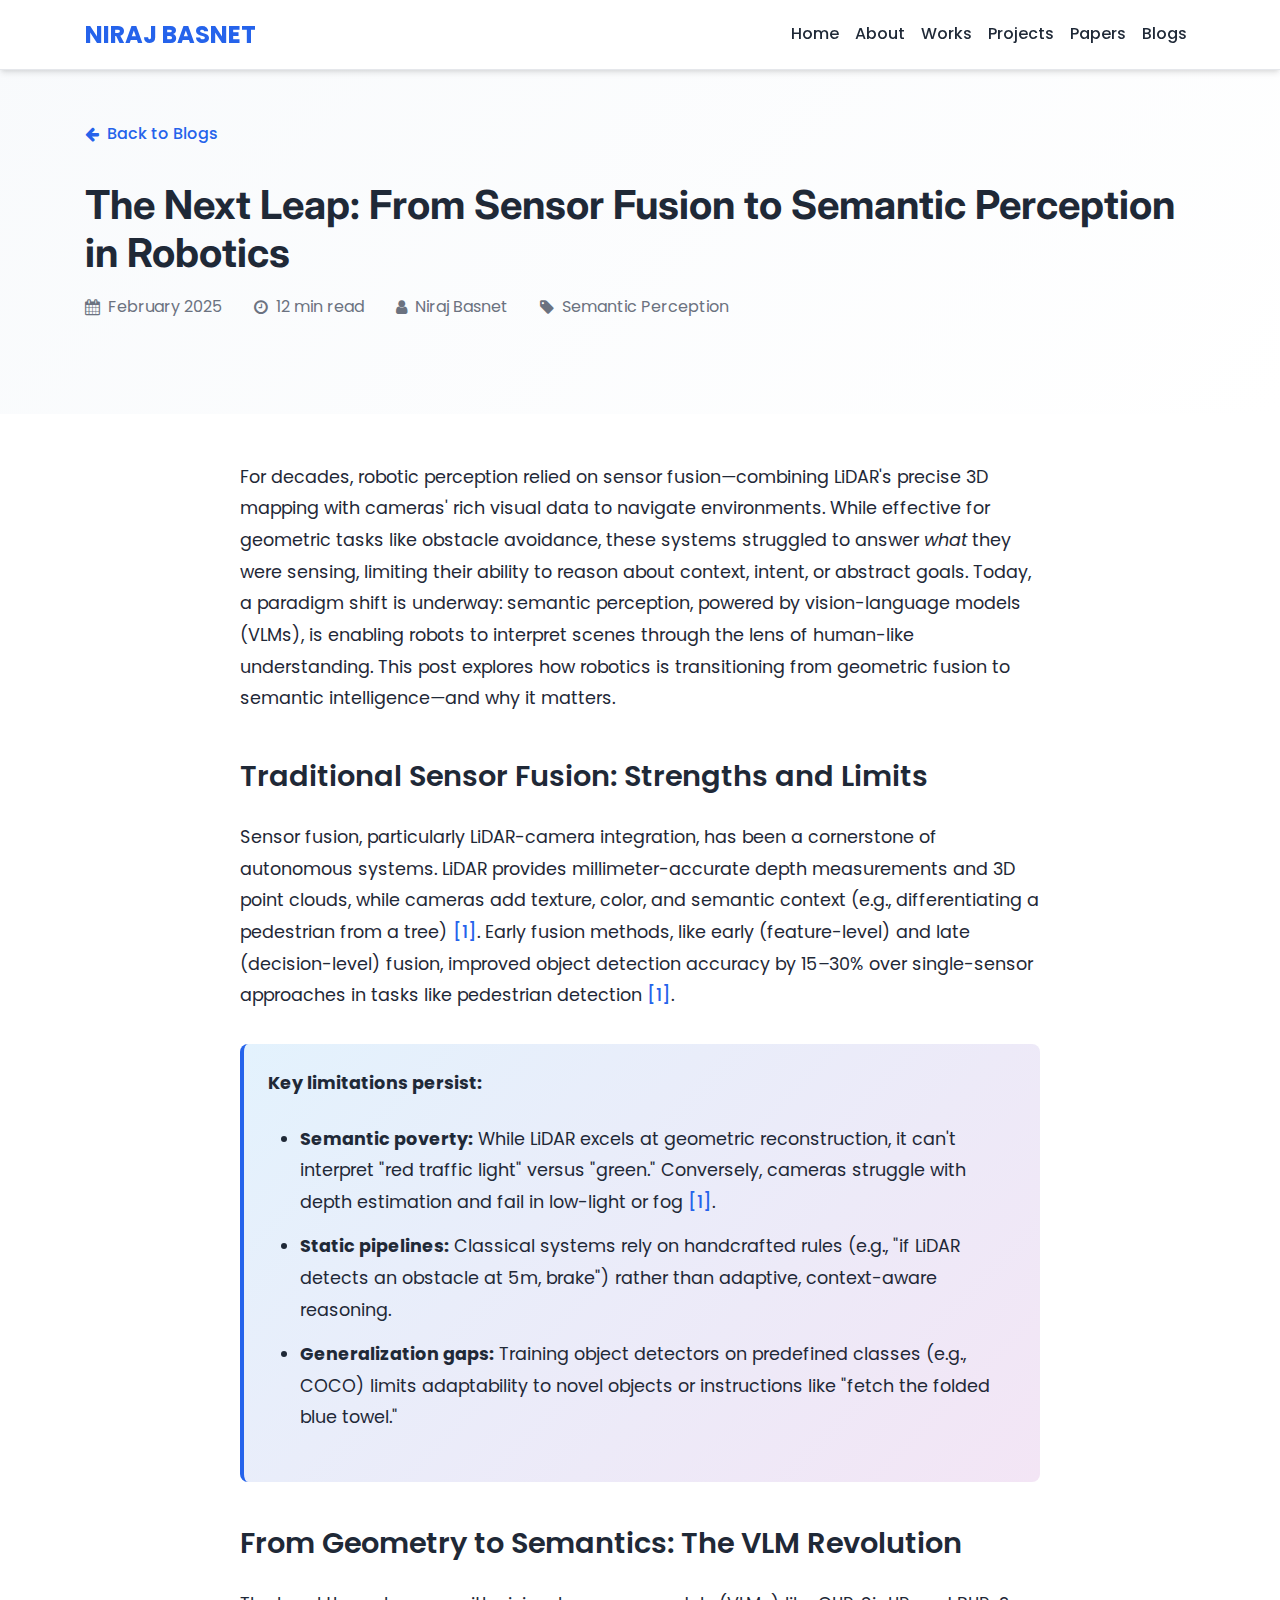
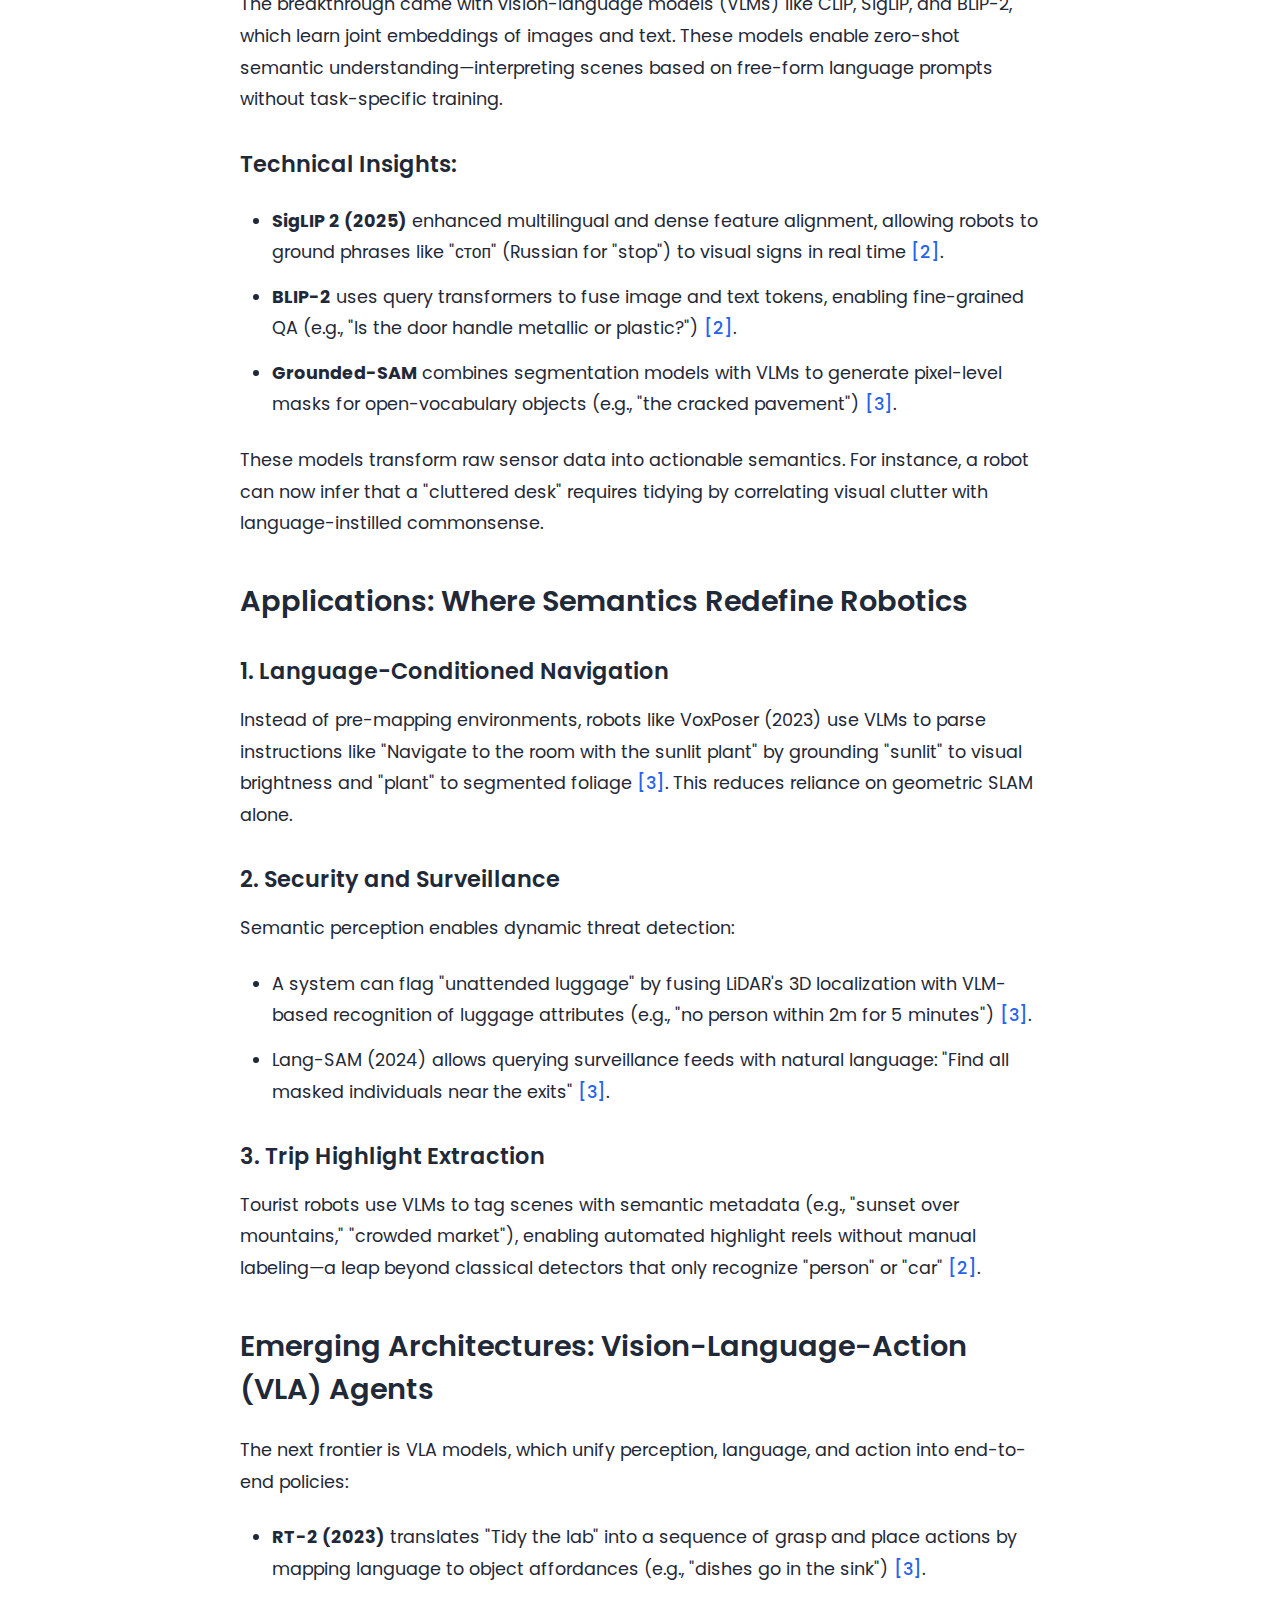
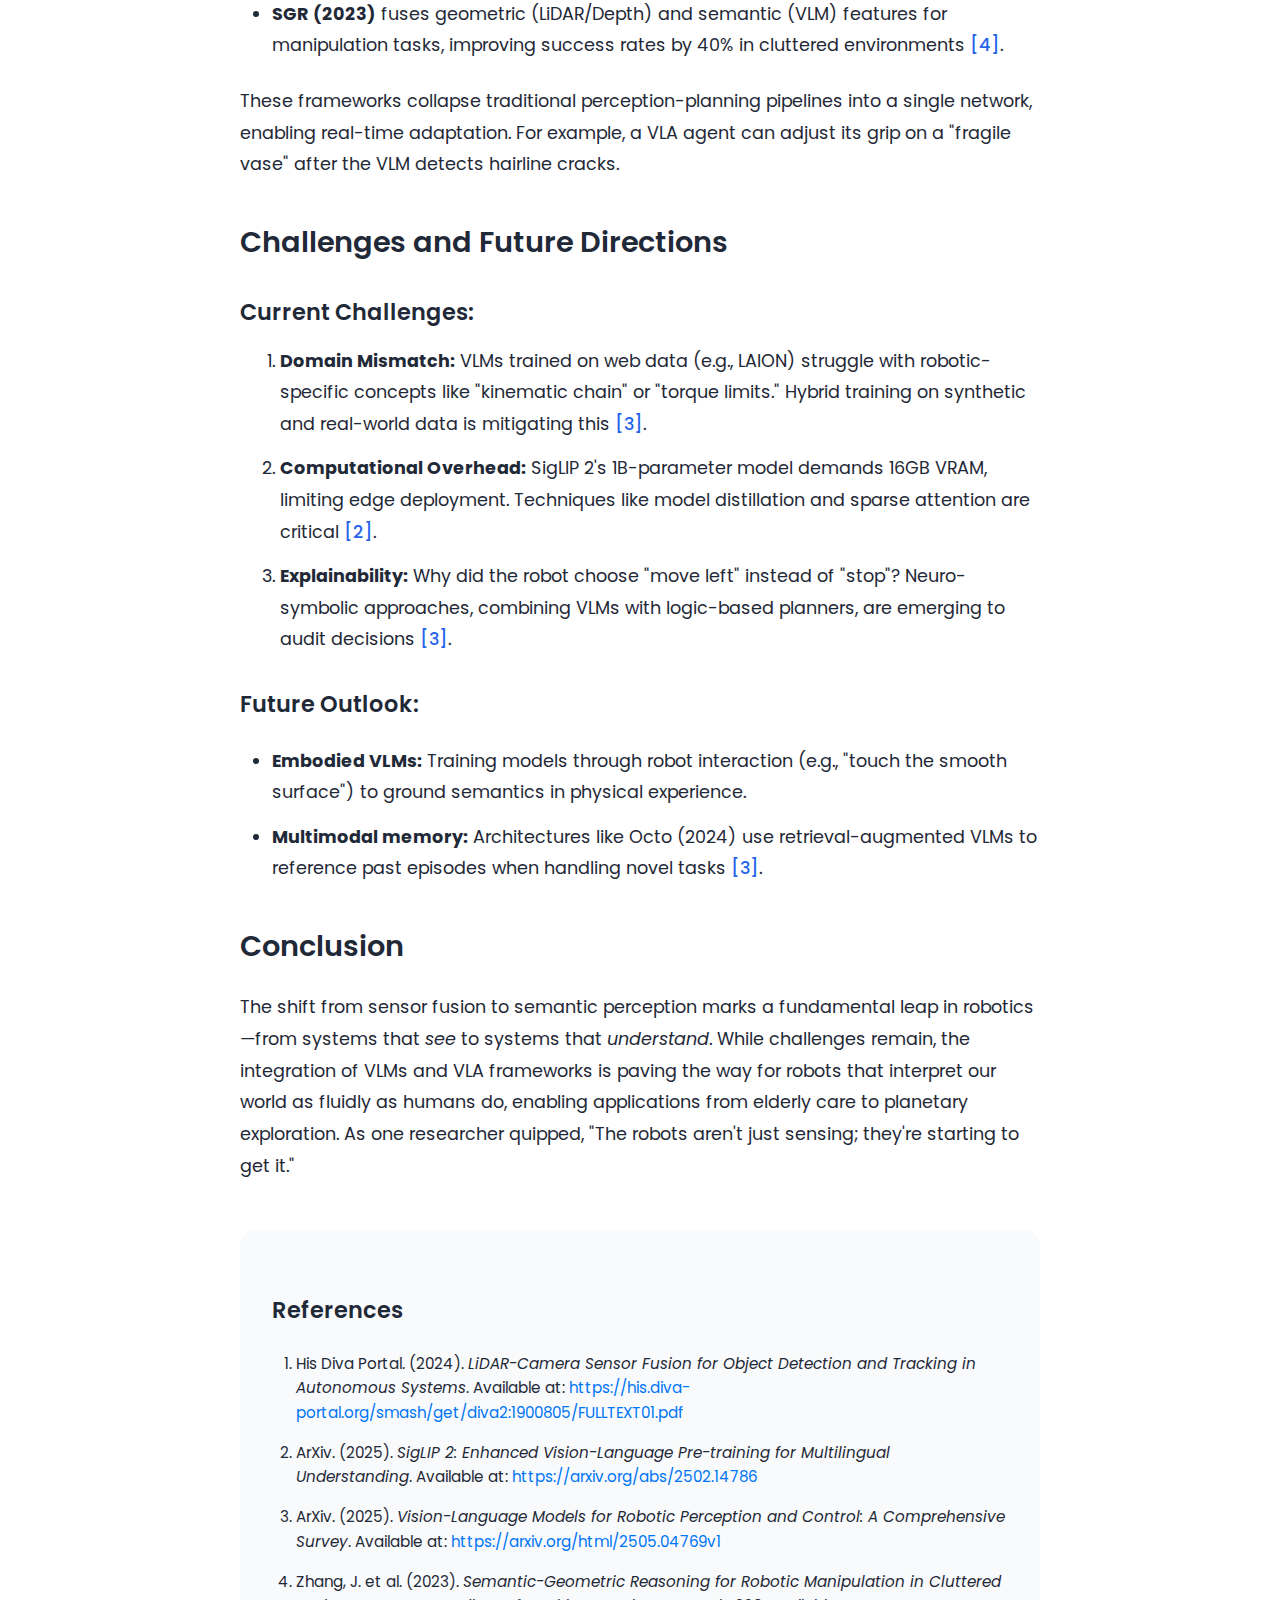
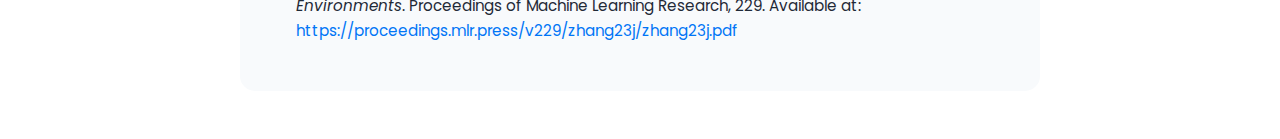
<file: blog-semantic-perception.html>
<!DOCTYPE html>
<html lang="en">

<head>
    <title>The Next Leap: From Sensor Fusion to Semantic Perception in Robotics - Niraj Basnet</title>

    <meta charset="utf-8">
    <link rel="icon" href="images/icon.png" type="image/x-icon">
    <meta name="viewport" content="width=device-width, initial-scale=1, shrink-to-fit=no">

    <link href="https://fonts.googleapis.com/css?family=Poppins:100,200,300,400,500,600,700,800,900" rel="stylesheet">
    <link href="https://fonts.googleapis.com/css2?family=Inter:wght@300;400;500;600;700&display=swap" rel="stylesheet">

    <link rel="stylesheet" href="css/open-iconic-bootstrap.min.css">
    <link rel="stylesheet" href="css/animate.css">
    <link rel="stylesheet" href="css/owl.carousel.min.css">
    <link rel="stylesheet" href="css/owl.theme.default.min.css">
    <link rel="stylesheet" href="css/magnific-popup.css">
    <link rel="stylesheet" href="css/aos.css">
    <link rel="stylesheet" href="css/ionicons.min.css">
    <link rel="stylesheet" href="css/flaticon.css">
    <link rel="stylesheet" href="css/icomoon.css">
    <link rel="stylesheet" href="css/style.css">

    <!-- Custom Modern Styles -->
    <style>
        :root {
            --primary-color: #2563eb;
            --secondary-color: #1e40af;
            --accent-color: #f59e0b;
            --text-primary: #1f2937;
            --text-secondary: #6b7280;
            --bg-light: #f8fafc;
            --bg-white: #ffffff;
            --border-color: #e5e7eb;
            --shadow: 0 4px 6px -1px rgba(0, 0, 0, 0.1), 0 2px 4px -1px rgba(0, 0, 0, 0.06);
            --shadow-lg: 0 20px 25px -5px rgba(0, 0, 0, 0.1), 0 10px 10px -5px rgba(0, 0, 0, 0.04);
        }

        .modern-nav {
            background: rgba(255, 255, 255, 0.95) !important;
            backdrop-filter: blur(10px);
            border-bottom: 1px solid var(--border-color);
            box-shadow: var(--shadow);
        }

        .modern-nav .navbar-brand {
            font-weight: 700;
            color: var(--primary-color) !important;
            font-size: 1.5rem;
        }

        .modern-nav .nav-link {
            color: var(--text-primary) !important;
            font-weight: 500;
            transition: all 0.3s ease;
            position: relative;
        }

        .modern-nav .nav-link:hover {
            color: var(--primary-color) !important;
        }

        .modern-nav .nav-link::after {
            content: '';
            position: absolute;
            width: 0;
            height: 2px;
            bottom: -5px;
            left: 50%;
            background-color: var(--primary-color);
            transition: all 0.3s ease;
        }

        .modern-nav .nav-link:hover::after {
            width: 100%;
            left: 0;
        }

        .blog-header {
            background: linear-gradient(135deg, var(--bg-light) 0%, var(--bg-white) 100%);
            padding: 120px 0 60px;
        }

        .blog-title {
            font-size: 2.5rem;
            font-weight: 700;
            color: var(--text-primary);
            margin-bottom: 1rem;
            font-family: 'Inter', sans-serif;
            line-height: 1.2;
        }

        .blog-meta {
            display: flex;
            align-items: center;
            gap: 2rem;
            margin-bottom: 2rem;
            color: var(--text-secondary);
        }

        .blog-meta span {
            display: flex;
            align-items: center;
            gap: 0.5rem;
        }

        .blog-content {
            background: var(--bg-white);
            padding: 3rem 0;
        }

        .blog-text {
            font-size: 1.1rem;
            line-height: 1.8;
            color: var(--text-primary);
            max-width: 800px;
            margin: 0 auto;
        }

        .blog-text h2 {
            color: var(--text-primary);
            font-weight: 600;
            margin: 2.5rem 0 1.5rem;
            font-size: 1.8rem;
        }

        .blog-text h3 {
            color: var(--text-primary);
            font-weight: 600;
            margin: 2rem 0 1rem;
            font-size: 1.4rem;
        }

        .blog-text p {
            margin-bottom: 1.5rem;
        }

        .blog-text ul {
            margin: 1.5rem 0;
            padding-left: 2rem;
        }

        .blog-text li {
            margin-bottom: 0.8rem;
        }

        .highlight-box {
            background: linear-gradient(135deg, #e3f2fd 0%, #f3e5f5 100%);
            border-left: 4px solid var(--primary-color);
            padding: 1.5rem;
            margin: 2rem 0;
            border-radius: 8px;
        }

        .citation {
            color: var(--primary-color);
            text-decoration: none;
            font-weight: 500;
        }

        .citation:hover {
            text-decoration: underline;
        }

        .references {
            background: var(--bg-light);
            padding: 2rem;
            border-radius: 15px;
            margin-top: 3rem;
        }

        .references h3 {
            color: var(--text-primary);
            font-weight: 600;
            margin-bottom: 1.5rem;
        }

        .references ol {
            padding-left: 1.5rem;
        }

        .references li {
            margin-bottom: 1rem;
            font-size: 0.95rem;
            line-height: 1.6;
        }

        .back-to-blogs {
            display: inline-flex;
            align-items: center;
            gap: 0.5rem;
            color: var(--primary-color);
            text-decoration: none;
            font-weight: 500;
            transition: all 0.3s ease;
            margin-bottom: 2rem;
        }

        .back-to-blogs:hover {
            color: var(--secondary-color);
            text-decoration: none;
        }

        @media (max-width: 768px) {
            .blog-title {
                font-size: 2rem;
            }

            .blog-text {
                font-size: 1rem;
            }

            .blog-meta {
                flex-direction: column;
                align-items: flex-start;
                gap: 1rem;
            }
        }
    </style>
</head>

<body>

    <nav class="navbar navbar-expand-lg navbar-light modern-nav fixed-top" id="ftco-navbar">
        <div class="container">
            <a class="navbar-brand" href="index.html">NIRAJ BASNET</a>
            <button class="navbar-toggler js-fh5co-nav-toggle fh5co-nav-toggle" type="button" data-toggle="collapse"
                data-target="#ftco-nav" aria-controls="ftco-nav" aria-expanded="false" aria-label="Toggle navigation">
                <span class="oi oi-menu"></span> Menu
            </button>

            <div class="collapse navbar-collapse" id="ftco-nav">
                <ul class="navbar-nav nav ml-auto">
                    <li class="nav-item"><a href="index.html" class="nav-link"><span>Home</span></a></li>
                    <li class="nav-item"><a href="about.html" class="nav-link"><span>About</span></a></li>
                    <li class="nav-item"><a href="works.html" class="nav-link"><span>Works</span></a></li>
                    <li class="nav-item"><a href="projects.html" class="nav-link"><span>Projects</span></a></li>
                    <li class="nav-item"><a href="papers.html" class="nav-link"><span>Papers</span></a></li>
                    <li class="nav-item"><a href="blogs.html" class="nav-link"><span>Blogs</span></a></li>
                </ul>
            </div>
        </div>
    </nav>

    <!-- Blog Header -->
    <section class="blog-header">
        <div class="container">
            <div class="row">
                <div class="col-lg-12">
                    <a href="blogs.html" class="back-to-blogs">
                        <i class="icon-arrow-left"></i>
                        Back to Blogs
                    </a>
                    <h1 class="blog-title">The Next Leap: From Sensor Fusion to Semantic Perception in Robotics</h1>
                    <div class="blog-meta">
                        <span>
                            <i class="icon-calendar"></i>
                            February 2025
                        </span>
                        <span>
                            <i class="icon-clock-o"></i>
                            12 min read
                        </span>
                        <span>
                            <i class="icon-user"></i>
                            Niraj Basnet
                        </span>
                        <span>
                            <i class="icon-tag"></i>
                            Semantic Perception
                        </span>
                    </div>
                </div>
            </div>
        </div>
    </section>

    <!-- Blog Content -->
    <section class="blog-content">
        <div class="container">
            <div class="row">
                <div class="col-lg-12">
                    <div class="blog-text">
                        <p>For decades, robotic perception relied on sensor fusion—combining LiDAR's precise 3D mapping
                            with cameras' rich visual data to navigate environments. While effective for geometric tasks
                            like obstacle avoidance, these systems struggled to answer <em>what</em> they were sensing,
                            limiting their ability to reason about context, intent, or abstract goals. Today, a paradigm
                            shift is underway: semantic perception, powered by vision-language models (VLMs), is
                            enabling robots to interpret scenes through the lens of human-like understanding. This post
                            explores how robotics is transitioning from geometric fusion to semantic intelligence—and
                            why it matters.</p>

                        <h2>Traditional Sensor Fusion: Strengths and Limits</h2>

                        <p>Sensor fusion, particularly LiDAR-camera integration, has been a cornerstone of autonomous
                            systems. LiDAR provides millimeter-accurate depth measurements and 3D point clouds, while
                            cameras add texture, color, and semantic context (e.g., differentiating a pedestrian from a
                            tree) <a href="#ref1" class="citation">[1]</a>. Early fusion methods, like early
                            (feature-level) and late (decision-level) fusion, improved object detection accuracy by
                            15–30% over single-sensor approaches in tasks like pedestrian detection <a href="#ref1"
                                class="citation">[1]</a>.</p>

                        <div class="highlight-box">
                            <strong>Key limitations persist:</strong>
                            <ul>
                                <li><strong>Semantic poverty:</strong> While LiDAR excels at geometric reconstruction,
                                    it can't interpret "red traffic light" versus "green." Conversely, cameras struggle
                                    with depth estimation and fail in low-light or fog <a href="#ref1"
                                        class="citation">[1]</a>.</li>
                                <li><strong>Static pipelines:</strong> Classical systems rely on handcrafted rules
                                    (e.g., "if LiDAR detects an obstacle at 5m, brake") rather than adaptive,
                                    context-aware reasoning.</li>
                                <li><strong>Generalization gaps:</strong> Training object detectors on predefined
                                    classes (e.g., COCO) limits adaptability to novel objects or instructions like
                                    "fetch the folded blue towel."</li>
                            </ul>
                        </div>

                        <h2>From Geometry to Semantics: The VLM Revolution</h2>

                        <p>The breakthrough came with vision-language models (VLMs) like CLIP, SigLIP, and BLIP-2, which
                            learn joint embeddings of images and text. These models enable zero-shot semantic
                            understanding—interpreting scenes based on free-form language prompts without task-specific
                            training.</p>

                        <h3>Technical Insights:</h3>

                        <ul>
                            <li><strong>SigLIP 2 (2025)</strong> enhanced multilingual and dense feature alignment,
                                allowing robots to ground phrases like "стоп" (Russian for "stop") to visual signs in
                                real time <a href="#ref2" class="citation">[2]</a>.</li>
                            <li><strong>BLIP-2</strong> uses query transformers to fuse image and text tokens, enabling
                                fine-grained QA (e.g., "Is the door handle metallic or plastic?") <a href="#ref2"
                                    class="citation">[2]</a>.</li>
                            <li><strong>Grounded-SAM</strong> combines segmentation models with VLMs to generate
                                pixel-level masks for open-vocabulary objects (e.g., "the cracked pavement") <a
                                    href="#ref3" class="citation">[3]</a>.</li>
                        </ul>

                        <p>These models transform raw sensor data into actionable semantics. For instance, a robot can
                            now infer that a "cluttered desk" requires tidying by correlating visual clutter with
                            language-instilled commonsense.</p>

                        <h2>Applications: Where Semantics Redefine Robotics</h2>

                        <h3>1. Language-Conditioned Navigation</h3>
                        <p>Instead of pre-mapping environments, robots like VoxPoser (2023) use VLMs to parse
                            instructions like "Navigate to the room with the sunlit plant" by grounding "sunlit" to
                            visual brightness and "plant" to segmented foliage <a href="#ref3" class="citation">[3]</a>.
                            This reduces reliance on geometric SLAM alone.</p>

                        <h3>2. Security and Surveillance</h3>
                        <p>Semantic perception enables dynamic threat detection:</p>
                        <ul>
                            <li>A system can flag "unattended luggage" by fusing LiDAR's 3D localization with VLM-based
                                recognition of luggage attributes (e.g., "no person within 2m for 5 minutes") <a
                                    href="#ref3" class="citation">[3]</a>.</li>
                            <li>Lang-SAM (2024) allows querying surveillance feeds with natural language: "Find all
                                masked individuals near the exits" <a href="#ref3" class="citation">[3]</a>.</li>
                        </ul>

                        <h3>3. Trip Highlight Extraction</h3>
                        <p>Tourist robots use VLMs to tag scenes with semantic metadata (e.g., "sunset over mountains,"
                            "crowded market"), enabling automated highlight reels without manual labeling—a leap beyond
                            classical detectors that only recognize "person" or "car" <a href="#ref2"
                                class="citation">[2]</a>.</p>

                        <h2>Emerging Architectures: Vision-Language-Action (VLA) Agents</h2>

                        <p>The next frontier is VLA models, which unify perception, language, and action into end-to-end
                            policies:</p>

                        <ul>
                            <li><strong>RT-2 (2023)</strong> translates "Tidy the lab" into a sequence of grasp and
                                place actions by mapping language to object affordances (e.g., "dishes go in the sink")
                                <a href="#ref3" class="citation">[3]</a>.</li>
                            <li><strong>SGR (2023)</strong> fuses geometric (LiDAR/Depth) and semantic (VLM) features
                                for manipulation tasks, improving success rates by 40% in cluttered environments <a
                                    href="#ref4" class="citation">[4]</a>.</li>
                        </ul>

                        <p>These frameworks collapse traditional perception-planning pipelines into a single network,
                            enabling real-time adaptation. For example, a VLA agent can adjust its grip on a "fragile
                            vase" after the VLM detects hairline cracks.</p>

                        <h2>Challenges and Future Directions</h2>

                        <h3>Current Challenges:</h3>

                        <ol>
                            <li><strong>Domain Mismatch:</strong> VLMs trained on web data (e.g., LAION) struggle with
                                robotic-specific concepts like "kinematic chain" or "torque limits." Hybrid training on
                                synthetic and real-world data is mitigating this <a href="#ref3"
                                    class="citation">[3]</a>.</li>
                            <li><strong>Computational Overhead:</strong> SigLIP 2's 1B-parameter model demands 16GB
                                VRAM, limiting edge deployment. Techniques like model distillation and sparse attention
                                are critical <a href="#ref2" class="citation">[2]</a>.</li>
                            <li><strong>Explainability:</strong> Why did the robot choose "move left" instead of "stop"?
                                Neuro-symbolic approaches, combining VLMs with logic-based planners, are emerging to
                                audit decisions <a href="#ref3" class="citation">[3]</a>.</li>
                        </ol>

                        <h3>Future Outlook:</h3>

                        <ul>
                            <li><strong>Embodied VLMs:</strong> Training models through robot interaction (e.g., "touch
                                the smooth surface") to ground semantics in physical experience.</li>
                            <li><strong>Multimodal memory:</strong> Architectures like Octo (2024) use
                                retrieval-augmented VLMs to reference past episodes when handling novel tasks <a
                                    href="#ref3" class="citation">[3]</a>.</li>
                        </ul>

                        <h2>Conclusion</h2>

                        <p>The shift from sensor fusion to semantic perception marks a fundamental leap in robotics—from
                            systems that <em>see</em> to systems that <em>understand</em>. While challenges remain, the
                            integration of VLMs and VLA frameworks is paving the way for robots that interpret our world
                            as fluidly as humans do, enabling applications from elderly care to planetary exploration.
                            As one researcher quipped, "The robots aren't just sensing; they're starting to get it."</p>

                        <div class="references">
                            <h3>References</h3>
                            <ol>
                                <li id="ref1">His Diva Portal. (2024). <em>LiDAR-Camera Sensor Fusion for Object
                                        Detection and Tracking in Autonomous Systems</em>. Available at: <a
                                        href="https://his.diva-portal.org/smash/get/diva2:1900805/FULLTEXT01.pdf"
                                        target="_blank">https://his.diva-portal.org/smash/get/diva2:1900805/FULLTEXT01.pdf</a>
                                </li>
                                <li id="ref2">ArXiv. (2025). <em>SigLIP 2: Enhanced Vision-Language Pre-training for
                                        Multilingual Understanding</em>. Available at: <a
                                        href="https://arxiv.org/abs/2502.14786"
                                        target="_blank">https://arxiv.org/abs/2502.14786</a></li>
                                <li id="ref3">ArXiv. (2025). <em>Vision-Language Models for Robotic Perception and
                                        Control: A Comprehensive Survey</em>. Available at: <a
                                        href="https://arxiv.org/html/2505.04769v1"
                                        target="_blank">https://arxiv.org/html/2505.04769v1</a></li>
                                <li id="ref4">Zhang, J. et al. (2023). <em>Semantic-Geometric Reasoning for Robotic
                                        Manipulation in Cluttered Environments</em>. Proceedings of Machine Learning
                                    Research, 229. Available at: <a
                                        href="https://proceedings.mlr.press/v229/zhang23j/zhang23j.pdf"
                                        target="_blank">https://proceedings.mlr.press/v229/zhang23j/zhang23j.pdf</a>
                                </li>
                            </ol>
                        </div>
                    </div>
                </div>
            </div>
        </div>
    </section>

    <!-- loader -->
    <div id="ftco-loader" class="show fullscreen"><svg class="circular" width="48px" height="48px">
            <circle class="path-bg" cx="24" cy="24" r="22" fill="none" stroke-width="4" stroke="#eeeeee" />
            <circle class="path" cx="24" cy="24" r="22" fill="none" stroke-width="4" stroke-miterlimit="10"
                stroke="#F96D00" />
        </svg></div>

    <script src="js/jquery.min.js"></script>
    <script src="js/jquery-migrate-3.0.1.min.js"></script>
    <script src="js/popper.min.js"></script>
    <script src="js/bootstrap.min.js"></script>
    <script src="js/jquery.easing.1.3.js"></script>
    <script src="js/jquery.waypoints.min.js"></script>
    <script src="js/jquery.stellar.min.js"></script>
    <script src="js/owl.carousel.min.js"></script>
    <script src="js/jquery.magnific-popup.min.js"></script>
    <script src="js/aos.js"></script>
    <script src="js/jquery.animateNumber.min.js"></script>
    <script src="js/scrollax.min.js"></script>
    <script src="js/main.js"></script>

</body>

</html>
</file>
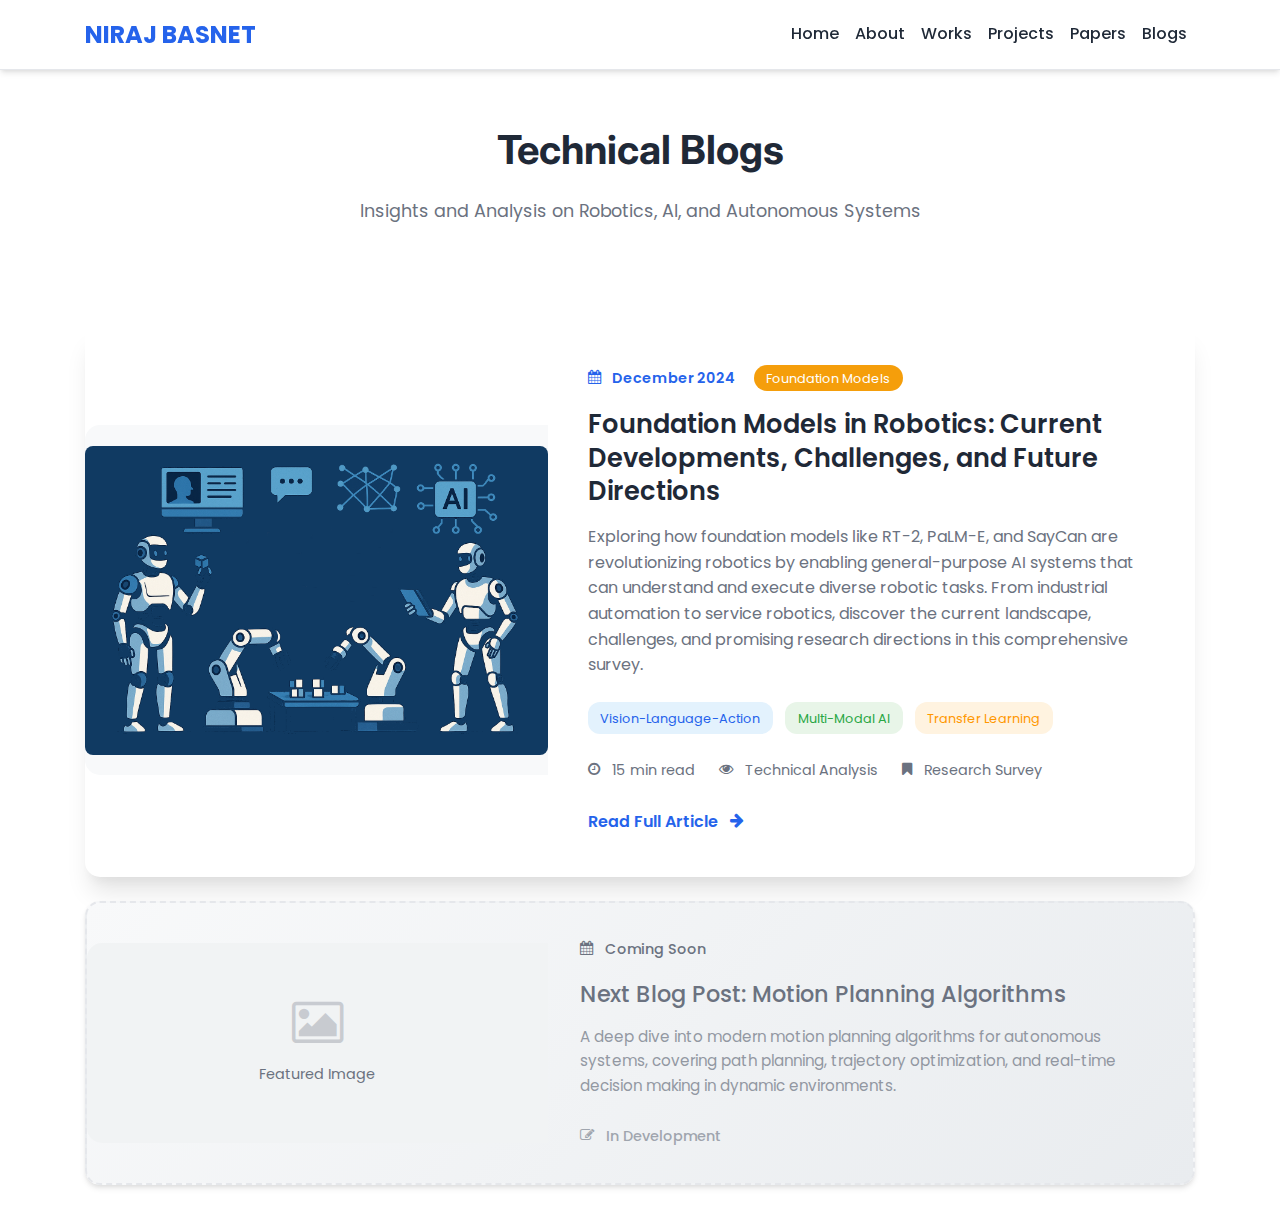
<file: blogs.html>
<!DOCTYPE html>
<html lang="en">
  <head>
    <title>Blogs - Niraj Basnet Portfolio</title>

    <meta charset="utf-8">
    <link rel = "icon" href ="images/icon.png" type = "image/x-icon"> 
    <meta name="viewport" content="width=device-width, initial-scale=1, shrink-to-fit=no">
    
    <link href="https://fonts.googleapis.com/css?family=Poppins:100,200,300,400,500,600,700,800,900" rel="stylesheet">
    <link href="https://fonts.googleapis.com/css2?family=Inter:wght@300;400;500;600;700&display=swap" rel="stylesheet">

    <link rel="stylesheet" href="css/open-iconic-bootstrap.min.css">
    <link rel="stylesheet" href="css/animate.css">
    <link rel="stylesheet" href="css/owl.carousel.min.css">
    <link rel="stylesheet" href="css/owl.theme.default.min.css">
    <link rel="stylesheet" href="css/magnific-popup.css">
    <link rel="stylesheet" href="css/aos.css">
    <link rel="stylesheet" href="css/ionicons.min.css">
    <link rel="stylesheet" href="css/flaticon.css">
    <link rel="stylesheet" href="css/icomoon.css">
    <link rel="stylesheet" href="css/style.css">

    <!-- Custom Modern Styles -->
    <style>
      :root {
        --primary-color: #2563eb;
        --secondary-color: #1e40af;
        --accent-color: #f59e0b;
        --text-primary: #1f2937;
        --text-secondary: #6b7280;
        --bg-light: #f8fafc;
        --bg-white: #ffffff;
        --border-color: #e5e7eb;
        --shadow: 0 4px 6px -1px rgba(0, 0, 0, 0.1), 0 2px 4px -1px rgba(0, 0, 0, 0.06);
        --shadow-lg: 0 20px 25px -5px rgba(0, 0, 0, 0.1), 0 10px 10px -5px rgba(0, 0, 0, 0.04);
      }

      .modern-nav {
        background: rgba(255, 255, 255, 0.95) !important;
        backdrop-filter: blur(10px);
        border-bottom: 1px solid var(--border-color);
        box-shadow: var(--shadow);
      }

      .modern-nav .navbar-brand {
        font-weight: 700;
        color: var(--primary-color) !important;
        font-size: 1.5rem;
      }

      .modern-nav .nav-link {
        color: var(--text-primary) !important;
        font-weight: 500;
        transition: all 0.3s ease;
        position: relative;
      }

      .modern-nav .nav-link:hover {
        color: var(--primary-color) !important;
      }

      .modern-nav .nav-link::after {
        content: '';
        position: absolute;
        width: 0;
        height: 2px;
        bottom: -5px;
        left: 50%;
        background-color: var(--primary-color);
        transition: all 0.3s ease;
      }

      .modern-nav .nav-link:hover::after {
        width: 100%;
        left: 0;
      }

      .section-modern {
        padding: 80px 0;
        min-height: 100vh;
      }

      .section-title {
        font-size: 2.5rem;
        font-weight: 700;
        color: var(--text-primary);
        margin-bottom: 1rem;
        font-family: 'Inter', sans-serif;
      }

      .section-subtitle {
        font-size: 1.1rem;
        color: var(--text-secondary);
        margin-bottom: 3rem;
      }

      .card-modern {
        background: var(--bg-white);
        border-radius: 15px;
        padding: 2rem;
        box-shadow: var(--shadow);
        border: 1px solid var(--border-color);
        transition: all 0.3s ease;
        height: 100%;
      }

      .card-modern:hover {
        transform: translateY(-5px);
        box-shadow: var(--shadow-lg);
      }

      .bg-gradient {
        background: linear-gradient(135deg, var(--bg-light) 0%, var(--bg-white) 100%);
      }

      @media (max-width: 768px) {
        .section-title {
          font-size: 2rem;
        }
      }
    </style>

  </head>
  <body>

    <nav class="navbar navbar-expand-lg navbar-light modern-nav fixed-top" id="ftco-navbar">
	    <div class="container">
	      <a class="navbar-brand" href="index.html">NIRAJ BASNET</a>
	      <button class="navbar-toggler js-fh5co-nav-toggle fh5co-nav-toggle" type="button" data-toggle="collapse" data-target="#ftco-nav" aria-controls="ftco-nav" aria-expanded="false" aria-label="Toggle navigation">
	        <span class="oi oi-menu"></span> Menu
	      </button>

	      <div class="collapse navbar-collapse" id="ftco-nav">
	        <ul class="navbar-nav nav ml-auto">
	          <li class="nav-item"><a href="index.html" class="nav-link"><span>Home</span></a></li>
	          <li class="nav-item"><a href="about.html" class="nav-link"><span>About</span></a></li>
	          <li class="nav-item"><a href="works.html" class="nav-link"><span>Works</span></a></li>
	          <li class="nav-item"><a href="projects.html" class="nav-link"><span>Projects</span></a></li>
	          <li class="nav-item"><a href="papers.html" class="nav-link"><span>Papers</span></a></li>
	          <li class="nav-item"><a href="blogs.html" class="nav-link"><span>Blogs</span></a></li>
	        </ul>
	      </div>
	    </div>
	</nav>

    <!-- Blog Section -->
    <section class="ftco-section ftco-no-pb" id="blogs-section" style="padding-top: 120px;">
      <div class="container">
        <div class="row">
          <div class="col-lg-12 text-center">
            <h2 class="section-title">Technical Blogs</h2>
            <p class="section-subtitle">Insights and Analysis on Robotics, AI, and Autonomous Systems</p>
          </div>
        </div>
        
        <div class="row mt-5">
          <!-- Blog Post 1 - Foundation Models in Robotics -->
          <div class="col-lg-12 mb-4">
            <div class="blog-item" style="background: white; border-radius: 15px; box-shadow: var(--shadow-lg); overflow: hidden; transition: all 0.3s ease; cursor: pointer;" onclick="window.location.href='blog-foundation-models.html'">
              <div class="row no-gutters">
                <div class="col-lg-5" style="display: flex; align-items: center; justify-content: center;">
                  <div class="blog-image" style="height: 350px; width: 100%; border-radius: 15px 0 0 15px; position: relative; overflow: hidden; background: #f8f9fa; display: flex; align-items: center; justify-content: center;">
                    <img src="images/foundation_models_robotics.png" alt="Foundation Models in Robotics" style="max-width: 100%; max-height: 100%; object-fit: contain; border-radius: 8px;">
                  </div>
                </div>
                <div class="col-lg-7">
                  <div class="blog-content" style="padding: 2.5rem;">
                    <div class="blog-meta" style="margin-bottom: 1rem;">
                      <span class="blog-date" style="color: var(--primary-color); font-weight: 600; font-size: 0.9rem;">
                        <i class="icon-calendar" style="margin-right: 0.5rem;"></i>
                        December 2024
                      </span>
                      <span class="blog-category" style="background: var(--accent-color); color: white; padding: 0.3rem 0.8rem; border-radius: 15px; font-size: 0.8rem; margin-left: 1rem;">
                        Foundation Models
                      </span>
                    </div>
                    
                    <h3 style="color: var(--text-primary); margin-bottom: 1rem; font-size: 1.6rem; font-weight: 600; line-height: 1.3;">
                      Foundation Models in Robotics: Current Developments, Challenges, and Future Directions
                    </h3>
                    
                    <p style="color: var(--text-secondary); margin-bottom: 1.5rem; line-height: 1.6; font-size: 1rem;">
                      Exploring how foundation models like RT-2, PaLM-E, and SayCan are revolutionizing robotics by enabling general-purpose AI systems that can understand and execute diverse robotic tasks. From industrial automation to service robotics, discover the current landscape, challenges, and promising research directions in this comprehensive survey.
                    </p>
                    
                    <div class="blog-tags" style="margin-bottom: 1.5rem;">
                      <span class="tag" style="background: #e3f2fd; color: var(--primary-color); padding: 0.3rem 0.8rem; border-radius: 12px; font-size: 0.8rem; margin-right: 0.5rem;">Vision-Language-Action</span>
                      <span class="tag" style="background: #e8f5e8; color: #28a745; padding: 0.3rem 0.8rem; border-radius: 12px; font-size: 0.8rem; margin-right: 0.5rem;">Multi-Modal AI</span>
                      <span class="tag" style="background: #fff3e0; color: #ff9800; padding: 0.3rem 0.8rem; border-radius: 12px; font-size: 0.8rem; margin-right: 0.5rem;">Transfer Learning</span>
                    </div>
                    
                    <div class="blog-stats" style="display: flex; align-items: center; color: var(--text-secondary); font-size: 0.9rem;">
                      <span style="margin-right: 1.5rem;">
                        <i class="icon-clock-o" style="margin-right: 0.5rem;"></i>
                        15 min read
                      </span>
                      <span style="margin-right: 1.5rem;">
                        <i class="icon-eye" style="margin-right: 0.5rem;"></i>
                        Technical Analysis
                      </span>
                      <span>
                        <i class="icon-bookmark" style="margin-right: 0.5rem;"></i>
                        Research Survey
                      </span>
                    </div>
                    
                    <div class="blog-action" style="margin-top: 1.5rem;">
                      <a href="blog-foundation-models.html" class="btn-read-more" style="color: var(--primary-color); font-weight: 600; text-decoration: none; font-size: 1rem; transition: all 0.3s ease;">
                        Read Full Article 
                        <i class="icon-arrow-right" style="margin-left: 0.5rem; transition: all 0.3s ease;"></i>
                      </a>
                    </div>
                  </div>
                </div>
              </div>
            </div>
          </div>

          <!-- Placeholder for Future Blog Posts -->
          <div class="col-lg-12 mb-4">
            <div class="blog-item placeholder" style="background: linear-gradient(135deg, #f8f9fa 0%, #e9ecef 100%); border-radius: 15px; box-shadow: var(--shadow); overflow: hidden; border: 2px dashed var(--border-color);">
              <div class="row no-gutters">
                <div class="col-lg-5" style="display: flex; align-items: center; justify-content: center;">
                  <div class="blog-image" style="height: 200px; width: 100%; display: flex; align-items: center; justify-content: center; background: #f1f3f4; border-radius: 15px 0 0 15px; position: relative; overflow: hidden;">
                    <div style="text-align: center; color: var(--text-secondary);">
                      <i class="icon-image" style="font-size: 3rem; opacity: 0.3; margin-bottom: 1rem; display: block;"></i>
                      <p style="margin: 0; font-size: 0.9rem;">Featured Image</p>
                    </div>
                  </div>
                </div>
                <div class="col-lg-7">
                  <div class="blog-content" style="padding: 2rem;">
                    <div class="blog-meta" style="margin-bottom: 1rem;">
                      <span class="blog-date" style="color: var(--text-secondary); font-weight: 500; font-size: 0.9rem;">
                        <i class="icon-calendar" style="margin-right: 0.5rem;"></i>
                        Coming Soon
                      </span>
                    </div>
                    
                    <h3 style="color: var(--text-secondary); margin-bottom: 1rem; font-size: 1.4rem; font-weight: 500; line-height: 1.3;">
                      Next Blog Post: Motion Planning Algorithms
                    </h3>
                    
                    <p style="color: var(--text-secondary); margin-bottom: 1.5rem; line-height: 1.6; font-size: 0.95rem; opacity: 0.7;">
                      A deep dive into modern motion planning algorithms for autonomous systems, covering path planning, trajectory optimization, and real-time decision making in dynamic environments.
                    </p>
                    
                    <div class="blog-action" style="margin-top: 1.5rem;">
                      <span style="color: var(--text-secondary); font-weight: 500; font-size: 0.9rem; opacity: 0.6;">
                        <i class="icon-edit" style="margin-right: 0.5rem;"></i>
                        In Development
                      </span>
                    </div>
                  </div>
                </div>
              </div>
            </div>
          </div>

          <!-- Template for Adding New Blogs -->
          <!--
          <div class="col-lg-12 mb-4">
            <div class="blog-item" style="background: white; border-radius: 15px; box-shadow: var(--shadow-lg); overflow: hidden; transition: all 0.3s ease; cursor: pointer;" onclick="window.location.href='blog-new-post.html'">
              <div class="row no-gutters">
                <div class="col-lg-5">
                  <div class="blog-image" style="height: 300px; background-image: url('path-to-your-image'); background-size: cover; background-position: center; border-radius: 15px 0 0 15px;">
                  </div>
                </div>
                <div class="col-lg-7">
                  <div class="blog-content" style="padding: 2.5rem;">
                    <div class="blog-meta" style="margin-bottom: 1rem;">
                      <span class="blog-date" style="color: var(--primary-color); font-weight: 600; font-size: 0.9rem;">
                        <i class="icon-calendar" style="margin-right: 0.5rem;"></i>
                        Month Year
                      </span>
                      <span class="blog-category" style="background: var(--accent-color); color: white; padding: 0.3rem 0.8rem; border-radius: 15px; font-size: 0.8rem; margin-left: 1rem;">
                        Category
                      </span>
                    </div>
                    
                    <h3 style="color: var(--text-primary); margin-bottom: 1rem; font-size: 1.6rem; font-weight: 600; line-height: 1.3;">
                      Your Blog Title Here
                    </h3>
                    
                    <p style="color: var(--text-secondary); margin-bottom: 1.5rem; line-height: 1.6; font-size: 1rem;">
                      Your blog description here...
                    </p>
                    
                    <div class="blog-tags" style="margin-bottom: 1.5rem;">
                      <span class="tag" style="background: #e3f2fd; color: var(--primary-color); padding: 0.3rem 0.8rem; border-radius: 12px; font-size: 0.8rem; margin-right: 0.5rem;">Tag1</span>
                      <span class="tag" style="background: #e8f5e8; color: #28a745; padding: 0.3rem 0.8rem; border-radius: 12px; font-size: 0.8rem; margin-right: 0.5rem;">Tag2</span>
                    </div>
                    
                    <div class="blog-stats" style="display: flex; align-items: center; color: var(--text-secondary); font-size: 0.9rem;">
                      <span style="margin-right: 1.5rem;">
                        <i class="icon-clock-o" style="margin-right: 0.5rem;"></i>
                        X min read
                      </span>
                      <span>
                        <i class="icon-eye" style="margin-right: 0.5rem;"></i>
                        Article Type
                      </span>
                    </div>
                    
                    <div class="blog-action" style="margin-top: 1.5rem;">
                      <a href="blog-new-post.html" class="btn-read-more" style="color: var(--primary-color); font-weight: 600; text-decoration: none; font-size: 1rem; transition: all 0.3s ease;">
                        Read Full Article 
                        <i class="icon-arrow-right" style="margin-left: 0.5rem; transition: all 0.3s ease;"></i>
                      </a>
                    </div>
                  </div>
                </div>
              </div>
            </div>
          </div>
          -->

        </div>
      </div>
    </section>

    <!-- Custom Blog Styles -->
    <style>
      .blog-item:hover {
        transform: translateY(-5px);
        box-shadow: 0 25px 50px -12px rgba(0, 0, 0, 0.25);
      }

      .blog-item:hover .btn-read-more {
        color: var(--secondary-color);
      }

      .blog-item:hover .btn-read-more .icon-arrow-right {
        transform: translateX(5px);
      }

      .blog-item.placeholder:hover {
        transform: none;
        box-shadow: var(--shadow);
      }

      .tag {
        display: inline-block;
        transition: all 0.3s ease;
      }

      .tag:hover {
        transform: scale(1.05);
      }

      .blog-image {
        position: relative;
        overflow: hidden;
        display: flex;
        align-items: center;
        justify-content: center;
      }
      
      .blog-image img {
        max-width: 100%;
        max-height: 100%;
        object-fit: contain;
        border-radius: 8px;
      }

      @media (max-width: 768px) {
        .blog-item .row {
          flex-direction: column;
        }
        
        .blog-image {
          height: 200px !important;
          border-radius: 15px 15px 0 0 !important;
        }
        
        .blog-content {
          padding: 1.5rem !important;
        }
      }
    </style>

    <!-- loader -->
    <div id="ftco-loader" class="show fullscreen"><svg class="circular" width="48px" height="48px"><circle class="path-bg" cx="24" cy="24" r="22" fill="none" stroke-width="4" stroke="#eeeeee"/><circle class="path" cx="24" cy="24" r="22" fill="none" stroke-width="4" stroke-miterlimit="10" stroke="#F96D00"/></svg></div>

    <script src="js/jquery.min.js"></script>
    <script src="js/jquery-migrate-3.0.1.min.js"></script>
    <script src="js/popper.min.js"></script>
    <script src="js/bootstrap.min.js"></script>
    <script src="js/jquery.easing.1.3.js"></script>
    <script src="js/jquery.waypoints.min.js"></script>
    <script src="js/jquery.stellar.min.js"></script>
    <script src="js/owl.carousel.min.js"></script>
    <script src="js/jquery.magnific-popup.min.js"></script>
    <script src="js/aos.js"></script>
    <script src="js/jquery.animateNumber.min.js"></script>
    <script src="js/scrollax.min.js"></script>
    <script src="js/main.js"></script>
    
  </body>
</html>
</file>
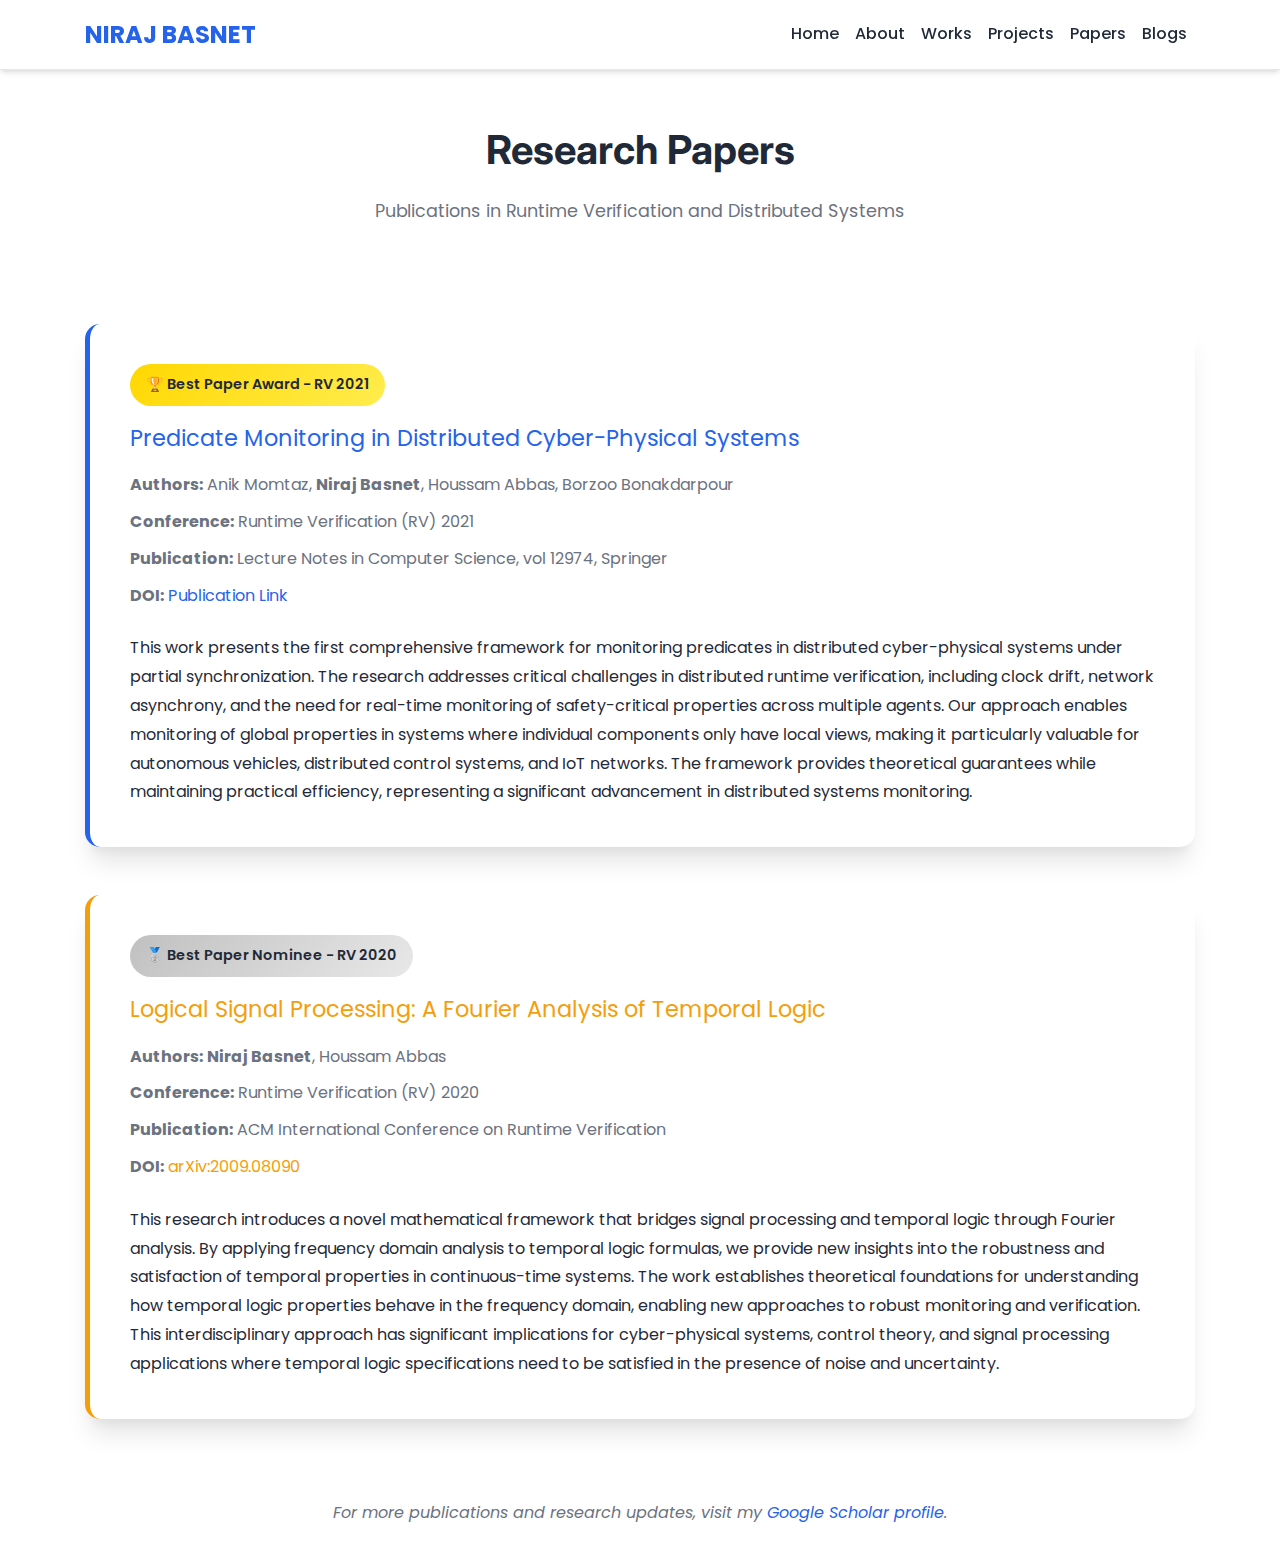
<file: papers.html>
<!DOCTYPE html>
<html lang="en">

<head>
  <title>Papers - Niraj Basnet Portfolio</title>

  <meta charset="utf-8">
  <link rel="icon" href="images/icon.png" type="image/x-icon">
  <meta name="viewport" content="width=device-width, initial-scale=1, shrink-to-fit=no">

  <link href="https://fonts.googleapis.com/css?family=Poppins:100,200,300,400,500,600,700,800,900" rel="stylesheet">
  <link href="https://fonts.googleapis.com/css2?family=Inter:wght@300;400;500;600;700&display=swap" rel="stylesheet">

  <link rel="stylesheet" href="css/open-iconic-bootstrap.min.css">
  <link rel="stylesheet" href="css/animate.css">
  <link rel="stylesheet" href="css/owl.carousel.min.css">
  <link rel="stylesheet" href="css/owl.theme.default.min.css">
  <link rel="stylesheet" href="css/magnific-popup.css">
  <link rel="stylesheet" href="css/aos.css">
  <link rel="stylesheet" href="css/ionicons.min.css">
  <link rel="stylesheet" href="css/flaticon.css">
  <link rel="stylesheet" href="css/icomoon.css">
  <link rel="stylesheet" href="css/style.css">

  <!-- Custom Modern Styles -->
  <style>
    :root {
      --primary-color: #2563eb;
      --secondary-color: #1e40af;
      --accent-color: #f59e0b;
      --text-primary: #1f2937;
      --text-secondary: #6b7280;
      --bg-light: #f8fafc;
      --bg-white: #ffffff;
      --border-color: #e5e7eb;
      --shadow: 0 4px 6px -1px rgba(0, 0, 0, 0.1), 0 2px 4px -1px rgba(0, 0, 0, 0.06);
      --shadow-lg: 0 20px 25px -5px rgba(0, 0, 0, 0.1), 0 10px 10px -5px rgba(0, 0, 0, 0.04);
    }

    .modern-nav {
      background: rgba(255, 255, 255, 0.95) !important;
      backdrop-filter: blur(10px);
      border-bottom: 1px solid var(--border-color);
      box-shadow: var(--shadow);
    }

    .modern-nav .navbar-brand {
      font-weight: 700;
      color: var(--primary-color) !important;
      font-size: 1.5rem;
    }

    .modern-nav .nav-link {
      color: var(--text-primary) !important;
      font-weight: 500;
      transition: all 0.3s ease;
      position: relative;
    }

    .modern-nav .nav-link:hover {
      color: var(--primary-color) !important;
    }

    .modern-nav .nav-link::after {
      content: '';
      position: absolute;
      width: 0;
      height: 2px;
      bottom: -5px;
      left: 50%;
      background-color: var(--primary-color);
      transition: all 0.3s ease;
    }

    .modern-nav .nav-link:hover::after {
      width: 100%;
      left: 0;
    }

    .section-modern {
      padding: 80px 0;
      min-height: 100vh;
    }

    .section-title {
      font-size: 2.5rem;
      font-weight: 700;
      color: var(--text-primary);
      margin-bottom: 1rem;
      font-family: 'Inter', sans-serif;
    }

    .section-subtitle {
      font-size: 1.1rem;
      color: var(--text-secondary);
      margin-bottom: 3rem;
    }

    .card-modern {
      background: var(--bg-white);
      border-radius: 15px;
      padding: 2rem;
      box-shadow: var(--shadow);
      border: 1px solid var(--border-color);
      transition: all 0.3s ease;
      height: 100%;
    }

    .card-modern:hover {
      transform: translateY(-5px);
      box-shadow: var(--shadow-lg);
    }

    @media (max-width: 768px) {
      .section-title {
        font-size: 2rem;
      }
    }
  </style>

</head>

<body>

  <nav class="navbar navbar-expand-lg navbar-light modern-nav fixed-top" id="ftco-navbar">
    <div class="container">
      <a class="navbar-brand" href="index.html">NIRAJ BASNET</a>
      <button class="navbar-toggler js-fh5co-nav-toggle fh5co-nav-toggle" type="button" data-toggle="collapse"
        data-target="#ftco-nav" aria-controls="ftco-nav" aria-expanded="false" aria-label="Toggle navigation">
        <span class="oi oi-menu"></span> Menu
      </button>

      <div class="collapse navbar-collapse" id="ftco-nav">
        <ul class="navbar-nav nav ml-auto">
          <li class="nav-item"><a href="index.html" class="nav-link"><span>Home</span></a></li>
          <li class="nav-item"><a href="about.html" class="nav-link"><span>About</span></a></li>
          <li class="nav-item"><a href="works.html" class="nav-link"><span>Works</span></a></li>
          <li class="nav-item"><a href="projects.html" class="nav-link"><span>Projects</span></a></li>
          <li class="nav-item"><a href="papers.html" class="nav-link"><span>Papers</span></a></li>
          <li class="nav-item"><a href="blogs.html" class="nav-link"><span>Blogs</span></a></li>
        </ul>
      </div>
    </div>
  </nav>

  <!-- Papers Section -->
  <section class="ftco-section ftco-no-pb" id="papers-section" style="padding-top: 120px;">
    <div class="container">
      <div class="row">
        <div class="col-lg-12 text-center">
          <h2 class="section-title">Research Papers</h2>
          <p class="section-subtitle">Publications in Runtime Verification and Distributed Systems</p>
        </div>
      </div>

      <div class="row mt-5">
        <!-- Paper 1 -->
        <div class="col-lg-12 mb-5">
          <div class="paper-card"
            style="background: white; padding: 2.5rem; border-radius: 15px; box-shadow: var(--shadow-lg); border-left: 5px solid var(--primary-color);">
            <div class="award-badge"
              style="display: inline-block; background: linear-gradient(135deg, #ffd700, #ffed4e); color: #1f2937; padding: 0.5rem 1rem; border-radius: 25px; font-weight: 600; margin-bottom: 1rem; font-size: 0.9rem;">
              🏆 Best Paper Award - RV 2021
            </div>
            <h3 style="color: var(--primary-color); margin-bottom: 1rem; font-size: 1.4rem;">Predicate Monitoring in
              Distributed Cyber-Physical Systems</h3>
            <div class="paper-meta" style="margin-bottom: 1.5rem;">
              <p style="margin-bottom: 0.5rem; color: var(--text-secondary);"><strong>Authors:</strong> Anik Momtaz,
                <strong>Niraj Basnet</strong>, Houssam Abbas, Borzoo Bonakdarpour</p>
              <p style="margin-bottom: 0.5rem; color: var(--text-secondary);"><strong>Conference:</strong> Runtime
                Verification (RV) 2021</p>
              <p style="margin-bottom: 0.5rem; color: var(--text-secondary);"><strong>Publication:</strong> Lecture
                Notes in Computer Science, vol 12974, Springer</p>
              <p style="margin-bottom: 0; color: var(--text-secondary);"><strong>DOI:</strong> <a
                  href="https://www.cse.msu.edu/tart/sites/default/files/publications/files/2023-08/sttt23.pdf"
                  target="_blank" style="color: var(--primary-color);">Publication Link</a></p>
            </div>
            <div class="paper-description">
              <p style="line-height: 1.8; color: var(--text-primary); margin-bottom: 0;">
                This work presents the first comprehensive framework for monitoring predicates in distributed
                cyber-physical systems under partial synchronization. The research addresses critical challenges in
                distributed runtime verification, including clock drift, network asynchrony, and the need for real-time
                monitoring of safety-critical properties across multiple agents. Our approach enables monitoring of
                global properties in systems where individual components only have local views, making it particularly
                valuable for autonomous vehicles, distributed control systems, and IoT networks. The framework provides
                theoretical guarantees while maintaining practical efficiency, representing a significant advancement in
                distributed systems monitoring.
              </p>
            </div>
          </div>
        </div>

        <!-- Paper 2 -->
        <div class="col-lg-12 mb-5">
          <div class="paper-card"
            style="background: white; padding: 2.5rem; border-radius: 15px; box-shadow: var(--shadow-lg); border-left: 5px solid var(--accent-color);">
            <div class="award-badge"
              style="display: inline-block; background: linear-gradient(135deg, #c0c0c0, #e8e8e8); color: #1f2937; padding: 0.5rem 1rem; border-radius: 25px; font-weight: 600; margin-bottom: 1rem; font-size: 0.9rem;">
              🥈 Best Paper Nominee - RV 2020
            </div>
            <h3 style="color: var(--accent-color); margin-bottom: 1rem; font-size: 1.4rem;">Logical Signal Processing: A
              Fourier Analysis of Temporal Logic</h3>
            <div class="paper-meta" style="margin-bottom: 1.5rem;">
              <p style="margin-bottom: 0.5rem; color: var(--text-secondary);"><strong>Authors:</strong> <strong>Niraj
                  Basnet</strong>, Houssam Abbas</p>
              <p style="margin-bottom: 0.5rem; color: var(--text-secondary);"><strong>Conference:</strong> Runtime
                Verification (RV) 2020</p>
              <p style="margin-bottom: 0.5rem; color: var(--text-secondary);"><strong>Publication:</strong> ACM
                International Conference on Runtime Verification</p>
              <p style="margin-bottom: 0; color: var(--text-secondary);"><strong>DOI:</strong> <a
                  href="https://arxiv.org/abs/2009.08090" target="_blank"
                  style="color: var(--accent-color);">arXiv:2009.08090</a></p>
            </div>
            <div class="paper-description">
              <p style="line-height: 1.8; color: var(--text-primary); margin-bottom: 0;">
                This research introduces a novel mathematical framework that bridges signal processing and temporal
                logic through Fourier analysis. By applying frequency domain analysis to temporal logic formulas, we
                provide new insights into the robustness and satisfaction of temporal properties in continuous-time
                systems. The work establishes theoretical foundations for understanding how temporal logic properties
                behave in the frequency domain, enabling new approaches to robust monitoring and verification. This
                interdisciplinary approach has significant implications for cyber-physical systems, control theory, and
                signal processing applications where temporal logic specifications need to be satisfied in the presence
                of noise and uncertainty.
              </p>
            </div>
          </div>
        </div>
      </div>

      <div class="row">
        <div class="col-lg-12 text-center">
          <p style="color: var(--text-secondary); font-style: italic; margin-top: 2rem;">
            For more publications and research updates, visit my <a
              href="https://scholar.google.com/citations?user=iiV1c5EAAAAJ&hl=en" target="_blank"
              style="color: var(--primary-color);">Google Scholar profile</a>.
          </p>
        </div>
      </div>
    </div>
  </section>

  <!-- loader -->
  <div id="ftco-loader" class="show fullscreen"><svg class="circular" width="48px" height="48px">
      <circle class="path-bg" cx="24" cy="24" r="22" fill="none" stroke-width="4" stroke="#eeeeee" />
      <circle class="path" cx="24" cy="24" r="22" fill="none" stroke-width="4" stroke-miterlimit="10"
        stroke="#F96D00" />
    </svg></div>

  <script src="js/jquery.min.js"></script>
  <script src="js/jquery-migrate-3.0.1.min.js"></script>
  <script src="js/popper.min.js"></script>
  <script src="js/bootstrap.min.js"></script>
  <script src="js/jquery.easing.1.3.js"></script>
  <script src="js/jquery.waypoints.min.js"></script>
  <script src="js/jquery.stellar.min.js"></script>
  <script src="js/owl.carousel.min.js"></script>
  <script src="js/jquery.magnific-popup.min.js"></script>
  <script src="js/aos.js"></script>
  <script src="js/jquery.animateNumber.min.js"></script>
  <script src="js/scrollax.min.js"></script>
  <script src="js/main.js"></script>

</body>

</html>
</file>
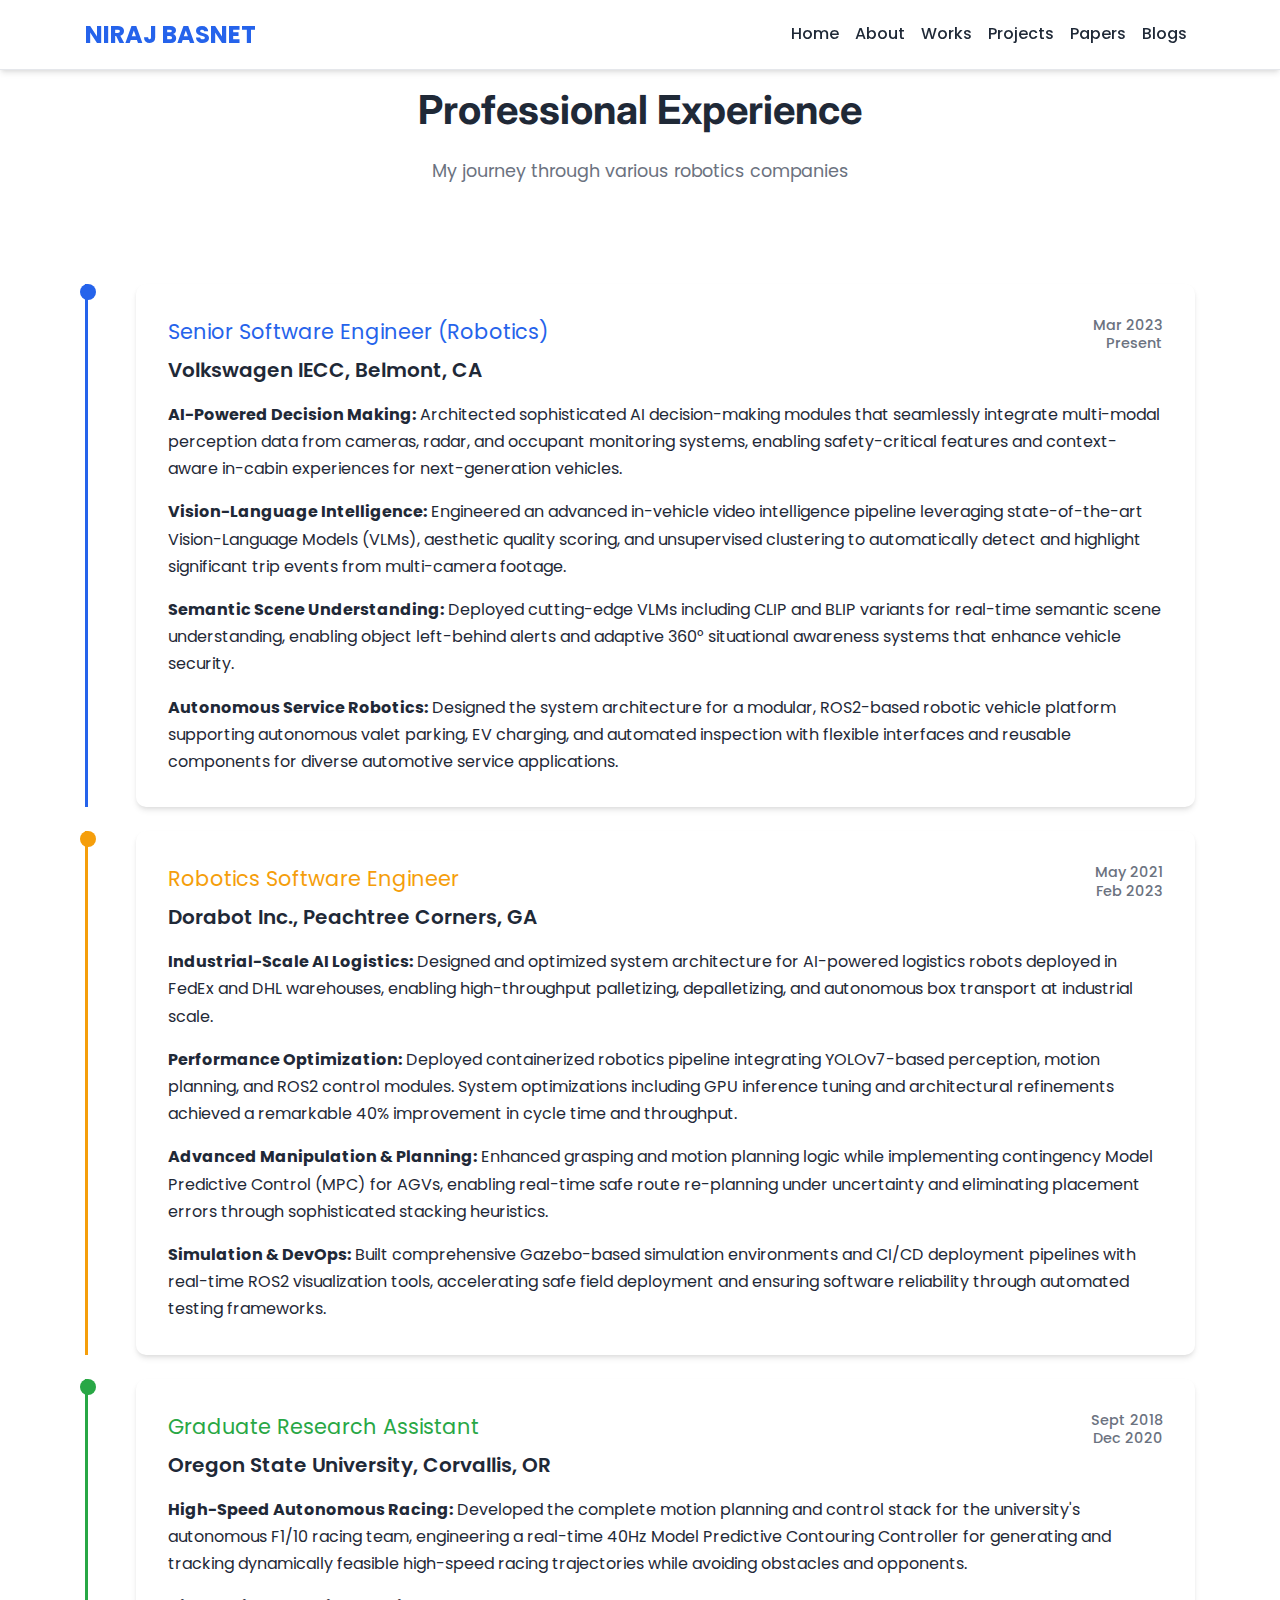
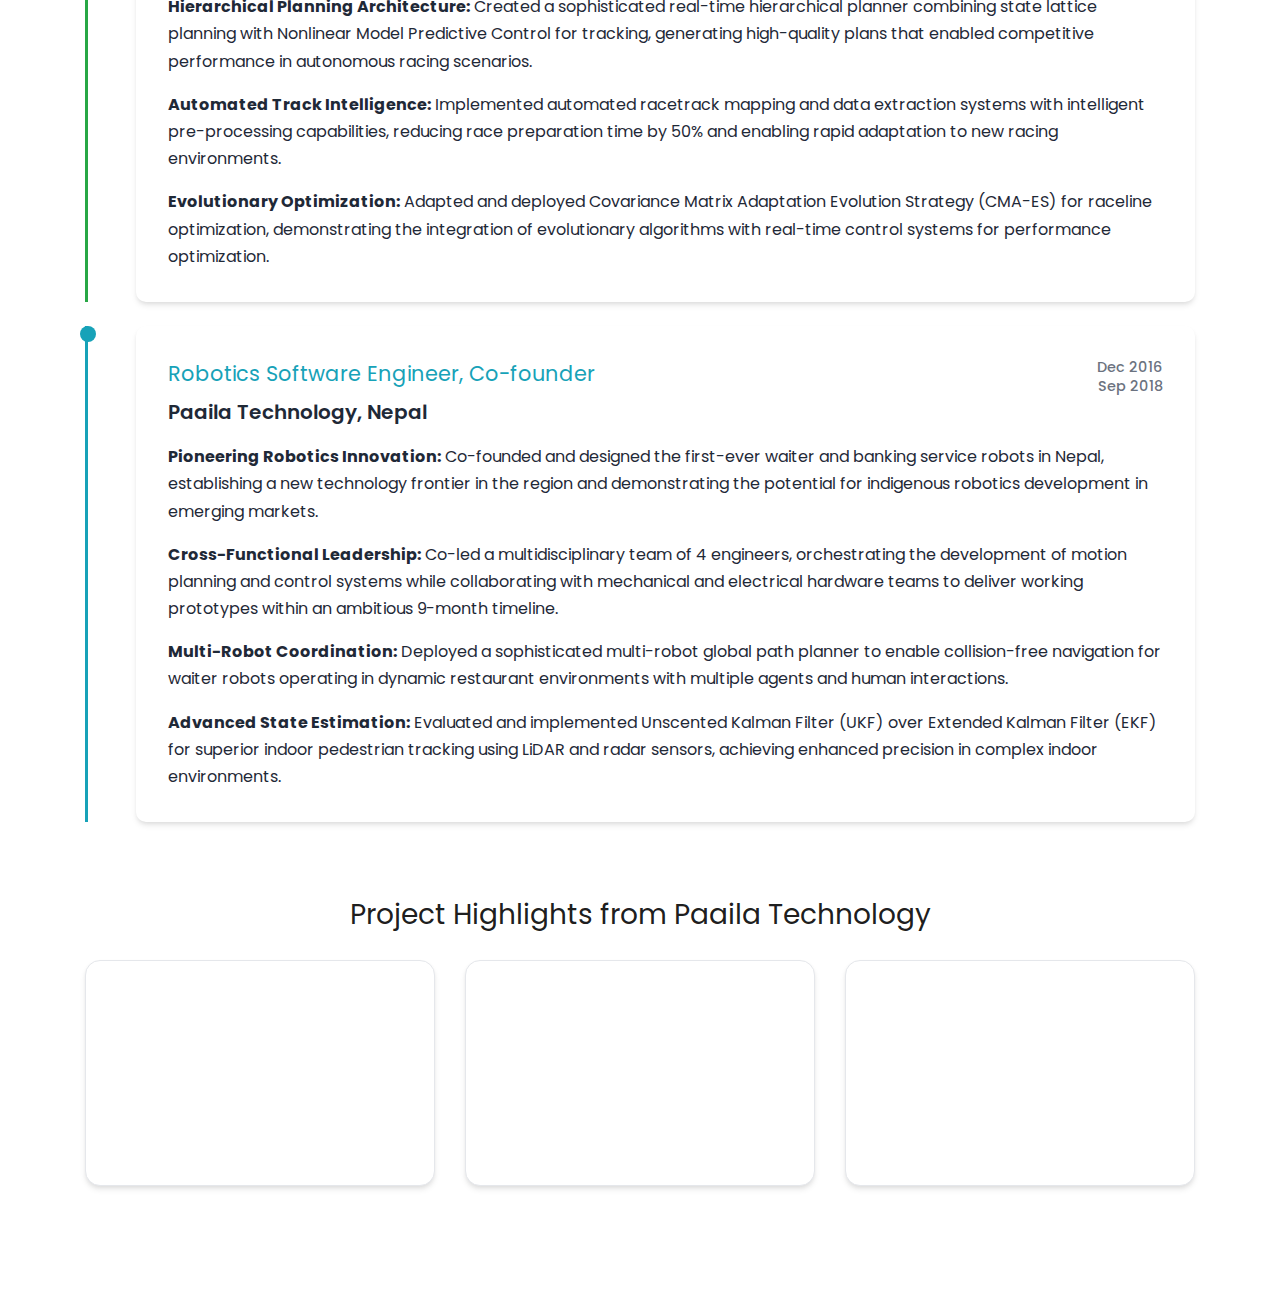
<file: works.html>
<!DOCTYPE html>
<html lang="en">
  <head>
    <title>Works - Niraj Basnet Portfolio</title>

    <meta charset="utf-8">
    <link rel = "icon" href ="images/icon.png" type = "image/x-icon"> 
    <meta name="viewport" content="width=device-width, initial-scale=1, shrink-to-fit=no">
    
    <link href="https://fonts.googleapis.com/css?family=Poppins:100,200,300,400,500,600,700,800,900" rel="stylesheet">
    <link href="https://fonts.googleapis.com/css2?family=Inter:wght@300;400;500;600;700&display=swap" rel="stylesheet">

    <link rel="stylesheet" href="css/open-iconic-bootstrap.min.css">
    <link rel="stylesheet" href="css/animate.css">
    <link rel="stylesheet" href="css/owl.carousel.min.css">
    <link rel="stylesheet" href="css/owl.theme.default.min.css">
    <link rel="stylesheet" href="css/magnific-popup.css">
    <link rel="stylesheet" href="css/aos.css">
    <link rel="stylesheet" href="css/ionicons.min.css">
    <link rel="stylesheet" href="css/flaticon.css">
    <link rel="stylesheet" href="css/icomoon.css">
    <link rel="stylesheet" href="css/style.css">

    <!-- Custom Modern Styles -->
    <style>
      :root {
        --primary-color: #2563eb;
        --secondary-color: #1e40af;
        --accent-color: #f59e0b;
        --text-primary: #1f2937;
        --text-secondary: #6b7280;
        --bg-light: #f8fafc;
        --bg-white: #ffffff;
        --border-color: #e5e7eb;
        --shadow: 0 4px 6px -1px rgba(0, 0, 0, 0.1), 0 2px 4px -1px rgba(0, 0, 0, 0.06);
        --shadow-lg: 0 20px 25px -5px rgba(0, 0, 0, 0.1), 0 10px 10px -5px rgba(0, 0, 0, 0.04);
      }

      .modern-nav {
        background: rgba(255, 255, 255, 0.95) !important;
        backdrop-filter: blur(10px);
        border-bottom: 1px solid var(--border-color);
        box-shadow: var(--shadow);
      }

      .modern-nav .navbar-brand {
        font-weight: 700;
        color: var(--primary-color) !important;
        font-size: 1.5rem;
      }

      .modern-nav .nav-link {
        color: var(--text-primary) !important;
        font-weight: 500;
        transition: all 0.3s ease;
        position: relative;
      }

      .modern-nav .nav-link:hover {
        color: var(--primary-color) !important;
      }

      .modern-nav .nav-link::after {
        content: '';
        position: absolute;
        width: 0;
        height: 2px;
        bottom: -5px;
        left: 50%;
        background-color: var(--primary-color);
        transition: all 0.3s ease;
      }

      .modern-nav .nav-link:hover::after {
        width: 100%;
        left: 0;
      }

      .section-modern {
        padding: 80px 0;
        min-height: 100vh;
      }

      .section-title {
        font-size: 2.5rem;
        font-weight: 700;
        color: var(--text-primary);
        margin-bottom: 1rem;
        font-family: 'Inter', sans-serif;
      }

      .section-subtitle {
        font-size: 1.1rem;
        color: var(--text-secondary);
        margin-bottom: 3rem;
      }

      .card-modern {
        background: var(--bg-white);
        border-radius: 15px;
        padding: 2rem;
        box-shadow: var(--shadow);
        border: 1px solid var(--border-color);
        transition: all 0.3s ease;
        height: 100%;
      }

      .card-modern:hover {
        transform: translateY(-5px);
        box-shadow: var(--shadow-lg);
      }

      .work-item {
        background: var(--bg-white);
        border-radius: 15px;
        padding: 2rem;
        margin-bottom: 2rem;
        box-shadow: var(--shadow);
        border-left: 4px solid var(--primary-color);
      }

      .work-title {
        font-size: 1.5rem;
        font-weight: 600;
        color: var(--text-primary);
        margin-bottom: 0.5rem;
      }

      .work-company {
        font-size: 1.1rem;
        color: var(--primary-color);
        font-weight: 500;
        margin-bottom: 0.5rem;
      }

      .work-period {
        color: var(--text-secondary);
        font-size: 0.9rem;
        margin-bottom: 1rem;
      }

      @media (max-width: 768px) {
        .section-title {
          font-size: 2rem;
        }
      }
    </style>

  </head>
  <body>

    <nav class="navbar navbar-expand-lg navbar-light modern-nav fixed-top" id="ftco-navbar">
	    <div class="container">
	      <a class="navbar-brand" href="index.html">NIRAJ BASNET</a>
	      <button class="navbar-toggler js-fh5co-nav-toggle fh5co-nav-toggle" type="button" data-toggle="collapse" data-target="#ftco-nav" aria-controls="ftco-nav" aria-expanded="false" aria-label="Toggle navigation">
	        <span class="oi oi-menu"></span> Menu
	      </button>

	      <div class="collapse navbar-collapse" id="ftco-nav">
	        <ul class="navbar-nav nav ml-auto">
	          <li class="nav-item"><a href="index.html" class="nav-link"><span>Home</span></a></li>
	          <li class="nav-item"><a href="about.html" class="nav-link"><span>About</span></a></li>
	          <li class="nav-item"><a href="works.html" class="nav-link"><span>Works</span></a></li>
	          <li class="nav-item"><a href="projects.html" class="nav-link"><span>Projects</span></a></li>
	          <li class="nav-item"><a href="papers.html" class="nav-link"><span>Papers</span></a></li>
	          <li class="nav-item"><a href="blogs.html" class="nav-link"><span>Blogs</span></a></li>
	        </ul>
	      </div>
	    </div>
	</nav>

    <!-- Works Section -->
    <section class="section-modern" id="works-section">
      <div class="container">
        <div class="row">
          <div class="col-lg-12 text-center">
            <h2 class="section-title">Professional Experience</h2>
            <p class="section-subtitle">My journey through various robotics companies</p>
          </div>
        </div>
        
        <div class="row mt-5">
          <!-- Volkswagen -->
          <div class="col-lg-12 mb-4">
            <div class="timeline-item" style="position: relative; padding-left: 3rem; border-left: 3px solid var(--primary-color);">
              <div class="timeline-marker" style="position: absolute; left: -8px; top: 0; width: 16px; height: 16px; background: var(--primary-color); border-radius: 50%;"></div>
              <div class="timeline-content" style="background: white; padding: 2rem; border-radius: 10px; box-shadow: var(--shadow);">
                <div class="company-header" style="display: flex; justify-content: space-between; align-items: flex-start; margin-bottom: 1rem;">
                  <div>
                    <h4 style="color: var(--primary-color); margin: 0; font-size: 1.3rem;">Senior Software Engineer (Robotics)</h4>
                    <h5 style="color: var(--text-primary); margin: 0.5rem 0 0 0; font-weight: 600;">Volkswagen IECC, Belmont, CA</h5>
                  </div>
                  <span style="color: var(--text-secondary); font-weight: 500; font-size: 0.9rem; text-align: right; line-height: 1.3; min-width: 120px;">Mar 2023<br>Present</span>
                </div>
                
                <div class="work-highlights">
                  <p style="margin-bottom: 1rem; line-height: 1.7; color: var(--text-primary);">
                    <strong>AI-Powered Decision Making:</strong> Architected sophisticated AI decision-making modules that seamlessly integrate multi-modal perception data from cameras, radar, and occupant monitoring systems, enabling safety-critical features and context-aware in-cabin experiences for next-generation vehicles.
                  </p>
                  <p style="margin-bottom: 1rem; line-height: 1.7; color: var(--text-primary);">
                    <strong>Vision-Language Intelligence:</strong> Engineered an advanced in-vehicle video intelligence pipeline leveraging state-of-the-art Vision-Language Models (VLMs), aesthetic quality scoring, and unsupervised clustering to automatically detect and highlight significant trip events from multi-camera footage.
                  </p>
                  <p style="margin-bottom: 1rem; line-height: 1.7; color: var(--text-primary);">
                    <strong>Semantic Scene Understanding:</strong> Deployed cutting-edge VLMs including CLIP and BLIP variants for real-time semantic scene understanding, enabling object left-behind alerts and adaptive 360° situational awareness systems that enhance vehicle security.
                  </p>
                  <p style="margin-bottom: 0; line-height: 1.7; color: var(--text-primary);">
                    <strong>Autonomous Service Robotics:</strong> Designed the system architecture for a modular, ROS2-based robotic vehicle platform supporting autonomous valet parking, EV charging, and automated inspection with flexible interfaces and reusable components for diverse automotive service applications.
                  </p>
                </div>
              </div>
            </div>
          </div>

          <!-- Dorabot Combined -->
          <div class="col-lg-12 mb-4">
            <div class="timeline-item" style="position: relative; padding-left: 3rem; border-left: 3px solid var(--accent-color);">
              <div class="timeline-marker" style="position: absolute; left: -8px; top: 0; width: 16px; height: 16px; background: var(--accent-color); border-radius: 50%;"></div>
              <div class="timeline-content" style="background: white; padding: 2rem; border-radius: 10px; box-shadow: var(--shadow);">
                <div class="company-header" style="display: flex; justify-content: space-between; align-items: flex-start; margin-bottom: 1rem;">
                  <div>
                    <h4 style="color: var(--accent-color); margin: 0; font-size: 1.3rem;">Robotics Software Engineer</h4>
                    <h5 style="color: var(--text-primary); margin: 0.5rem 0 0 0; font-weight: 600;">Dorabot Inc., Peachtree Corners, GA</h5>
                  </div>
                  <span style="color: var(--text-secondary); font-weight: 500; font-size: 0.9rem; text-align: right; line-height: 1.3; min-width: 120px;">May 2021<br>Feb 2023</span>
                </div>
                
                <div class="work-highlights">
                  <p style="margin-bottom: 1rem; line-height: 1.7; color: var(--text-primary);">
                    <strong>Industrial-Scale AI Logistics:</strong> Designed and optimized system architecture for AI-powered logistics robots deployed in FedEx and DHL warehouses, enabling high-throughput palletizing, depalletizing, and autonomous box transport at industrial scale.
                  </p>
                  <p style="margin-bottom: 1rem; line-height: 1.7; color: var(--text-primary);">
                    <strong>Performance Optimization:</strong> Deployed containerized robotics pipeline integrating YOLOv7-based perception, motion planning, and ROS2 control modules. System optimizations including GPU inference tuning and architectural refinements achieved a remarkable 40% improvement in cycle time and throughput.
                  </p>
                  <p style="margin-bottom: 1rem; line-height: 1.7; color: var(--text-primary);">
                    <strong>Advanced Manipulation & Planning:</strong> Enhanced grasping and motion planning logic while implementing contingency Model Predictive Control (MPC) for AGVs, enabling real-time safe route re-planning under uncertainty and eliminating placement errors through sophisticated stacking heuristics.
                  </p>
                  <p style="margin-bottom: 0; line-height: 1.7; color: var(--text-primary);">
                    <strong>Simulation & DevOps:</strong> Built comprehensive Gazebo-based simulation environments and CI/CD deployment pipelines with real-time ROS2 visualization tools, accelerating safe field deployment and ensuring software reliability through automated testing frameworks.
                  </p>
                </div>
              </div>
            </div>
          </div>

          <!-- Oregon State University -->
          <div class="col-lg-12 mb-4">
            <div class="timeline-item" style="position: relative; padding-left: 3rem; border-left: 3px solid #28a745;">
              <div class="timeline-marker" style="position: absolute; left: -8px; top: 0; width: 16px; height: 16px; background: #28a745; border-radius: 50%;"></div>
              <div class="timeline-content" style="background: white; padding: 2rem; border-radius: 10px; box-shadow: var(--shadow);">
                <div class="company-header" style="display: flex; justify-content: space-between; align-items: flex-start; margin-bottom: 1rem;">
                  <div>
                    <h4 style="color: #28a745; margin: 0; font-size: 1.3rem;">Graduate Research Assistant</h4>
                    <h5 style="color: var(--text-primary); margin: 0.5rem 0 0 0; font-weight: 600;">Oregon State University, Corvallis, OR</h5>
                  </div>
                  <span style="color: var(--text-secondary); font-weight: 500; font-size: 0.9rem; text-align: right; line-height: 1.3; min-width: 120px;">Sept 2018<br>Dec 2020</span>
                </div>
                
                <div class="work-highlights">
                  <p style="margin-bottom: 1rem; line-height: 1.7; color: var(--text-primary);">
                    <strong>High-Speed Autonomous Racing:</strong> Developed the complete motion planning and control stack for the university's autonomous F1/10 racing team, engineering a real-time 40Hz Model Predictive Contouring Controller for generating and tracking dynamically feasible high-speed racing trajectories while avoiding obstacles and opponents.
                  </p>
                  <p style="margin-bottom: 1rem; line-height: 1.7; color: var(--text-primary);">
                    <strong>Hierarchical Planning Architecture:</strong> Created a sophisticated real-time hierarchical planner combining state lattice planning with Nonlinear Model Predictive Control for tracking, generating high-quality plans that enabled competitive performance in autonomous racing scenarios.
                  </p>
                  <p style="margin-bottom: 1rem; line-height: 1.7; color: var(--text-primary);">
                    <strong>Automated Track Intelligence:</strong> Implemented automated racetrack mapping and data extraction systems with intelligent pre-processing capabilities, reducing race preparation time by 50% and enabling rapid adaptation to new racing environments.
                  </p>
                  <p style="margin-bottom: 0; line-height: 1.7; color: var(--text-primary);">
                    <strong>Evolutionary Optimization:</strong> Adapted and deployed Covariance Matrix Adaptation Evolution Strategy (CMA-ES) for raceline optimization, demonstrating the integration of evolutionary algorithms with real-time control systems for performance optimization.
                  </p>
                </div>
              </div>
            </div>
          </div>

          <!-- Paaila Technology -->
          <div class="col-lg-12 mb-4">
            <div class="timeline-item" style="position: relative; padding-left: 3rem; border-left: 3px solid #17a2b8;">
              <div class="timeline-marker" style="position: absolute; left: -8px; top: 0; width: 16px; height: 16px; background: #17a2b8; border-radius: 50%;"></div>
              <div class="timeline-content" style="background: white; padding: 2rem; border-radius: 10px; box-shadow: var(--shadow);">
                <div class="company-header" style="display: flex; justify-content: space-between; align-items: flex-start; margin-bottom: 1rem;">
                  <div>
                    <h4 style="color: #17a2b8; margin: 0; font-size: 1.3rem;">Robotics Software Engineer, Co-founder</h4>
                    <h5 style="color: var(--text-primary); margin: 0.5rem 0 0 0; font-weight: 600;">Paaila Technology, Nepal</h5>
                  </div>
                  <span style="color: var(--text-secondary); font-weight: 500; font-size: 0.9rem; text-align: right; line-height: 1.3; min-width: 120px;">Dec 2016<br>Sep 2018</span>
                </div>
                
                <div class="work-highlights">
                  <p style="margin-bottom: 1rem; line-height: 1.7; color: var(--text-primary);">
                    <strong>Pioneering Robotics Innovation:</strong> Co-founded and designed the first-ever waiter and banking service robots in Nepal, establishing a new technology frontier in the region and demonstrating the potential for indigenous robotics development in emerging markets.
                  </p>
                  <p style="margin-bottom: 1rem; line-height: 1.7; color: var(--text-primary);">
                    <strong>Cross-Functional Leadership:</strong> Co-led a multidisciplinary team of 4 engineers, orchestrating the development of motion planning and control systems while collaborating with mechanical and electrical hardware teams to deliver working prototypes within an ambitious 9-month timeline.
                  </p>
                  <p style="margin-bottom: 1rem; line-height: 1.7; color: var(--text-primary);">
                    <strong>Multi-Robot Coordination:</strong> Deployed a sophisticated multi-robot global path planner to enable collision-free navigation for waiter robots operating in dynamic restaurant environments with multiple agents and human interactions.
                  </p>
                  <p style="margin-bottom: 0; line-height: 1.7; color: var(--text-primary);">
                    <strong>Advanced State Estimation:</strong> Evaluated and implemented Unscented Kalman Filter (UKF) over Extended Kalman Filter (EKF) for superior indoor pedestrian tracking using LiDAR and radar sensors, achieving enhanced precision in complex indoor environments.
                  </p>
                </div>
              </div>
            </div>
          </div>
        </div>
        
        <!-- Video Section -->
        <div class="row mt-5">
          <div class="col-lg-12 text-center">
            <h3 class="mb-4">Project Highlights from Paaila Technology</h3>
          </div>
        </div>
        <div class="row">	
          <div class="col-lg-4 mb-4">
            <div class="card-modern">
              <div class="responsive-video">
                <iframe width="100%" height="250" src="https://www.youtube.com/embed/ZB9fO-Y_38k" frameborder="0" allow="accelerometer; autoplay; clipboard-write; encrypted-media; gyroscope; picture-in-picture" allowfullscreen></iframe>
              </div>
            </div>
          </div>
          <div class="col-lg-4 mb-4">
            <div class="card-modern">
              <div class="responsive-video">
                <iframe width="100%" height="250" src="https://www.youtube.com/embed/h2BFUrIvJM8" frameborder="0" allow="accelerometer; autoplay; clipboard-write; encrypted-media; gyroscope; picture-in-picture" allowfullscreen></iframe>
              </div>
            </div>
          </div>
          <div class="col-lg-4 mb-4">
            <div class="card-modern">
              <div class="responsive-video">
                <iframe width="100%" height="250" src="https://www.youtube.com/embed/MF2TFJ7Ti_M" frameborder="0" allow="accelerometer; autoplay; clipboard-write; encrypted-media; gyroscope; picture-in-picture" allowfullscreen></iframe>
              </div>
            </div>
          </div>
        </div>
      </div>
    </section>

    <!-- loader -->
    <div id="ftco-loader" class="show fullscreen"><svg class="circular" width="48px" height="48px"><circle class="path-bg" cx="24" cy="24" r="22" fill="none" stroke-width="4" stroke="#eeeeee"/><circle class="path" cx="24" cy="24" r="22" fill="none" stroke-width="4" stroke-miterlimit="10" stroke="#F96D00"/></svg></div>

    <script src="js/jquery.min.js"></script>
    <script src="js/jquery-migrate-3.0.1.min.js"></script>
    <script src="js/popper.min.js"></script>
    <script src="js/bootstrap.min.js"></script>
    <script src="js/jquery.easing.1.3.js"></script>
    <script src="js/jquery.waypoints.min.js"></script>
    <script src="js/jquery.stellar.min.js"></script>
    <script src="js/owl.carousel.min.js"></script>
    <script src="js/jquery.magnific-popup.min.js"></script>
    <script src="js/aos.js"></script>
    <script src="js/jquery.animateNumber.min.js"></script>
    <script src="js/scrollax.min.js"></script>
    <script src="js/main.js"></script>
    
  </body>
</html>
</file>
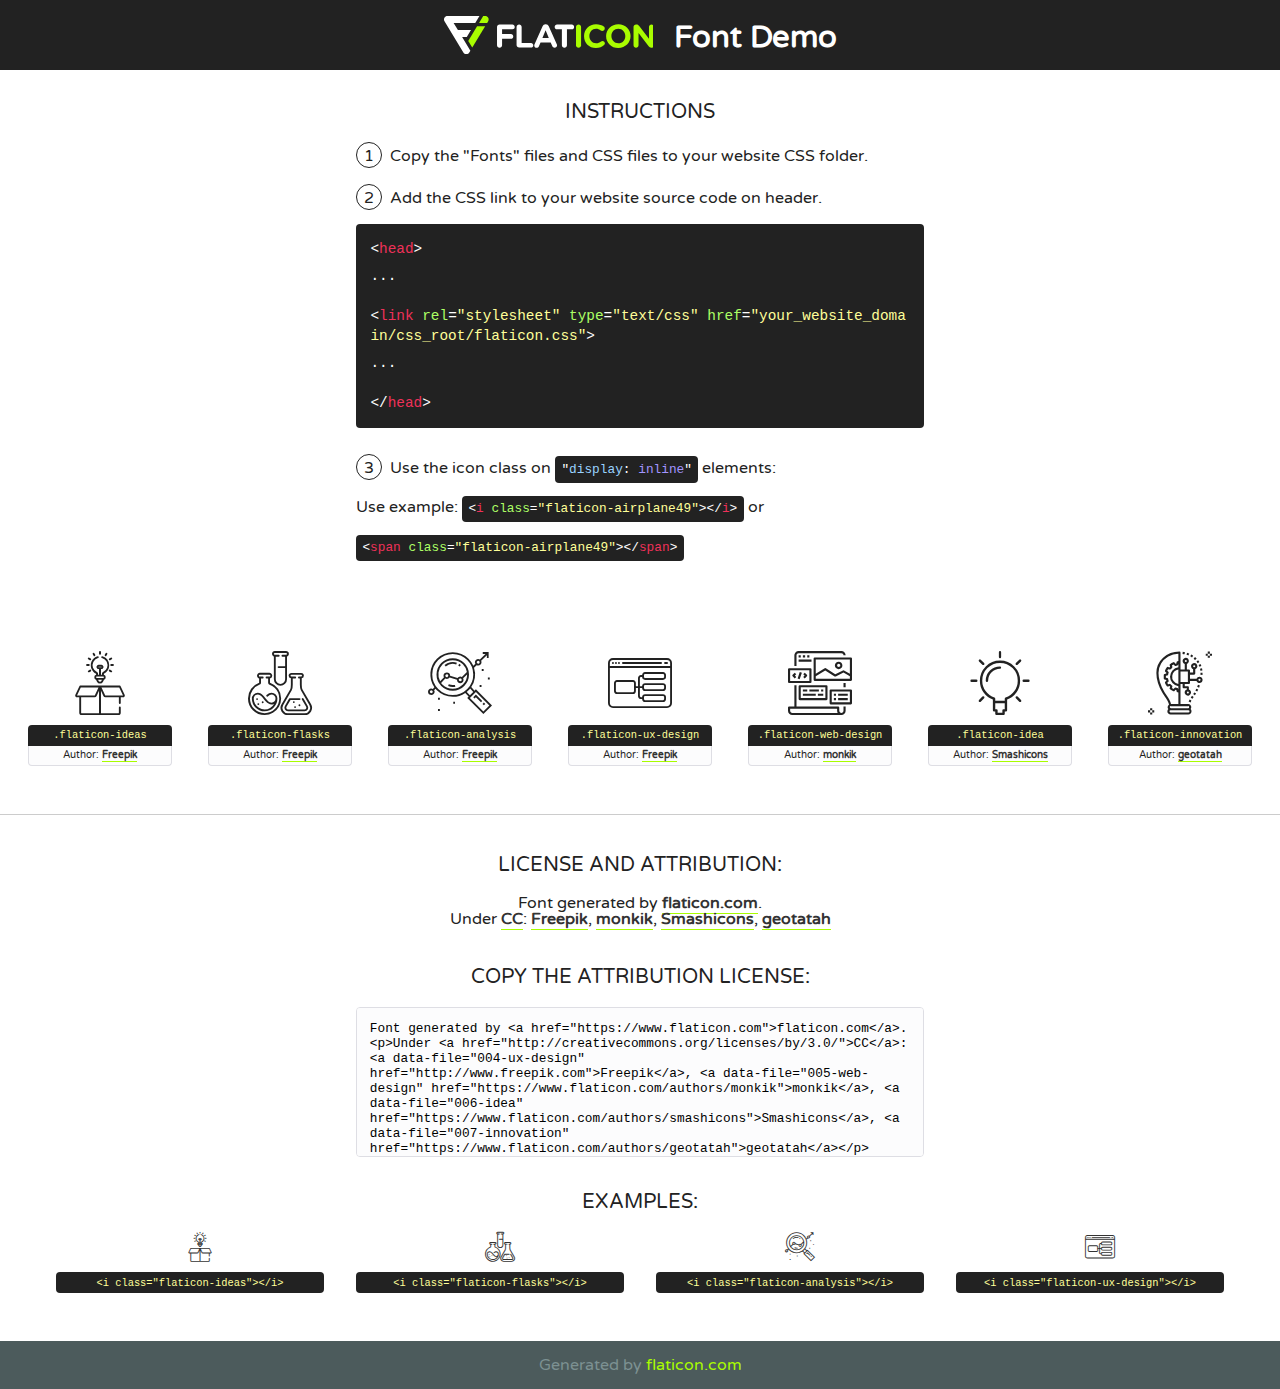
<file: fonts/flaticon/font/flaticon.html>
<!DOCTYPE html>
<!--
  Flaticon icon font: Flaticon
  Creation date: 20/03/2019 02:18
-->
<html>
<!DOCTYPE html>
<html>

<head>
    <title>Flaticon WebFont</title>
    <link href="http://fonts.googleapis.com/css?family=Varela+Round" rel="stylesheet" type="text/css" />
    <link rel="stylesheet" type="text/css" href="flaticon.css">
    <meta charset="UTF-8">
    <style>
    html, body, div, span, applet, object, iframe,
    h1, h2, h3, h4, h5, h6, p, blockquote, pre,
    a, abbr, acronym, address, big, cite, code,
    del, dfn, em, img, ins, kbd, q, s, samp,
    small, strike, strong, sub, sup, tt, var,
    b, u, i, center,
    dl, dt, dd, ol, ul, li,
    fieldset, form, label, legend,
    table, caption, tbody, tfoot, thead, tr, th, td,
    article, aside, canvas, details, embed, 
    figure, figcaption, footer, header, hgroup, 
    menu, nav, output, ruby, section, summary,
    time, mark, audio, video {
        margin: 0;
        padding: 0;
        border: 0;
        font-size: 100%;
        font: inherit;
        vertical-align: baseline;
    }
    /* HTML5 display-role reset for older browsers */
    article, aside, details, figcaption, figure, 
    footer, header, hgroup, menu, nav, section {
        display: block;
    }
    body {
        line-height: 1;
    }
    ol, ul {
        list-style: none;
    }
    blockquote, q {
        quotes: none;
    }
    blockquote:before, blockquote:after,
    q:before, q:after {
        content: '';
        content: none;
    }
    table {
        border-collapse: collapse;
        border-spacing: 0;
    }
    body {
        font-family: 'Varela Round', Helvetica, Arial, sans-serif;
        font-size: 16px;
        color: #222;
    }
    a {
        color: #333;
        border-bottom: 1px solid #a9fd00;
        font-weight: bold;
        text-decoration: none;
    }
    * {
        -moz-box-sizing: border-box;
        -webkit-box-sizing: border-box;
        box-sizing: border-box;
        margin: 0;
        padding: 0;
    }
    [class^="flaticon-"]:before, [class*=" flaticon-"]:before, [class^="flaticon-"]:after, [class*=" flaticon-"]:after {
        font-family: Flaticon;
        font-size: 30px;
        font-style: normal;
        margin-left: 20px;
        color: #333;
    }
    .wrapper {
        max-width: 600px;
        margin: auto;
        padding: 0 1em;
    }
    .title {
        font-size: 1.25em;
        text-align: center;
        margin-bottom: 1em;
        text-transform: uppercase;
    }
    header {
        text-align: center;
        background-color: #222;
        color: #fff;
        padding: 1em;
    }
    header .logo {
        width: 210px;
        height: 38px;
        display: inline-block;
        vertical-align: middle;
        margin-right: 1em;
        border: none;
    }
    header strong {
        font-size: 1.95em;
        font-weight: bold;
        vertical-align: middle;
        margin-top: 5px;
        display: inline-block;
    }
    .demo {
        margin: 2em auto;
        line-height: 1.25em;
    }
    .demo ul li {
        margin-bottom: 1em;
    }
    .demo ul li .num {
        color: #222;
        border-radius: 20px;
        display: inline-block;
        width: 26px;
        padding: 3px;
        height: 26px;
        text-align: center;
        margin-right: 0.5em;
        border: 1px solid #222;
    }
    .demo ul li code {
        background-color: #222;
        border-radius: 4px;
        padding: 0.25em 0.5em;
        display: inline-block;
        color: #fff;
        font-family: Consolas,Monaco,Lucida Console,Liberation Mono,DejaVu Sans Mono,Bitstream Vera Sans Mono,Courier New, monospace;
        font-weight: lighter;
        margin-top: 1em;
        font-size: 0.8em;
        word-break: break-all;
    }
    .demo ul li code.big {
        padding: 1em;
        font-size: 0.9em;
    }
    .demo ul li code .red {
        color: #EF3159;
    }
    .demo ul li code .green {
        color: #ACFF65;
    }
    .demo ul li code .yellow {
        color: #FFFF99;
    }
    .demo ul li code .blue {
        color: #99D3FF;
    }
    .demo ul li code .purple {
        color: #A295FF;
    }
    .demo ul li code .dots {
        margin-top: 0.5em;
        display: block;
    }
    #glyphs {
        border-bottom: 1px solid #ccc;
        padding: 2em 0;
        text-align: center;
    }
    .glyph {
        display: inline-block;
        width: 9em;
        margin: 1em;
        text-align: center;
        vertical-align: top;
        background: #FFF;
    }
    .glyph .glyph-icon {
        padding: 10px;
        display: block;
        font-family:"Flaticon";
        font-size: 64px;
        line-height: 1;
    }
    .glyph .glyph-icon:before {
        font-size: 64px;
        color: #222;
        margin-left: 0;
    }
    .class-name {
        font-size: 0.65em;
        background-color: #222;
        color: #fff;
        border-radius: 4px 4px 0 0;
        padding: 0.5em;
        color: #FFFF99;
        font-family: Consolas,Monaco,Lucida Console,Liberation Mono,DejaVu Sans Mono,Bitstream Vera Sans Mono,Courier New, monospace;
    }
    .author-name {
        font-size: 0.6em;
        background-color: #fcfcfd;
        border: 1px solid #DEDEE4;
        border-top: 0;
        border-radius: 0 0 4px 4px;
        padding: 0.5em;
    }
    .class-name:last-child {
        font-size: 10px;
        color:#888;
    }
    .class-name:last-child a {
        font-size: 10px;
        color:#555;
    }
    .class-name:last-child a:hover {
        color:#a9fd00;
    }
    .glyph > input {
        display: block;
        width: 100px;
        margin: 5px auto;
        text-align: center;
        font-size: 12px;
        cursor: text;
    }
    .glyph > input.icon-input {
        font-family:"Flaticon";
        font-size: 16px;
        margin-bottom: 10px;
    }
    .attribution .title {
        margin-top: 2em;
    }
    .attribution textarea {
        background-color: #fcfcfd;
        padding: 1em;
        border: none;
        box-shadow: none;
        border: 1px solid #DEDEE4;
        border-radius: 4px;
        resize: none;
        width: 100%;
        height: 150px;
        font-size: 0.8em;
        font-family: Consolas,Monaco,Lucida Console,Liberation Mono,DejaVu Sans Mono,Bitstream Vera Sans Mono,Courier New, monospace;
        -webkit-appearance: none;
    }
    .iconsuse {
        margin: 2em auto;
        text-align: center;
        max-width: 1200px;
    }
    .iconsuse:after {
        content: '';
        display: table;
        clear: both;
    }
    .iconsuse .image {
        float: left;
        width: 25%;
        padding: 0 1em;
    }
    .iconsuse .image p {
        margin-bottom: 1em;
    }
    .iconsuse .image span {
        display: block;
        font-size: 0.65em;
        background-color: #222;
        color: #fff;
        border-radius: 4px;
        padding: 0.5em;
        color: #FFFF99;
        margin-top: 1em;
        font-family: Consolas,Monaco,Lucida Console,Liberation Mono,DejaVu Sans Mono,Bitstream Vera Sans Mono,Courier New, monospace;
    }
    #footer {
        text-align: center;
        background-color: #4C5B5C;
        color: #7c9192;
        padding: 1em;
    }
    #footer a {
        border: none;
        color: #a9fd00;
        font-weight: normal;
    }
    @media (max-width: 960px) {
        .iconsuse .image {
            width: 50%;
        }
    }
    @media (max-width: 560px) {
        .iconsuse .image {
            width: 100%;
        }
    }
    </style>
</head>

<body class="characters-off">

    <header>
        <a href="https://www.flaticon.com" target="_blank" class="logo">
            <svg version="1.1" xmlns="http://www.w3.org/2000/svg" xmlns:xlink="http://www.w3.org/1999/xlink" xmlns:a="http://ns.adobe.com/AdobeSVGViewerExtensions/3.0/" viewBox="0 0 560.875 102.036" enable-background="new 0 0 560.875 102.036" xml:space="preserve">
                <defs>
                </defs>
                <g>
                    <g class="letters">
                        <path fill="#ffffff" d="M141.596,29.675c0-3.777,2.985-6.767,6.764-6.767h34.438c3.426,0,6.15,2.728,6.15,6.15
                        c0,3.43-2.724,6.149-6.15,6.149h-27.674v13.091h23.719c3.429,0,6.151,2.724,6.151,6.15c0,3.43-2.723,6.149-6.151,6.149h-23.719
                        v17.574c0,3.773-2.986,6.761-6.764,6.761c-3.779,0-6.764-2.989-6.764-6.761V29.675z"></path>
                        <path fill="#ffffff" d="M193.844,29.149c0-3.781,2.985-6.767,6.764-6.767c3.776,0,6.763,2.985,6.763,6.767v42.957h25.039
                        c3.426,0,6.149,2.726,6.149,6.153c0,3.425-2.723,6.15-6.149,6.15h-31.802c-3.779,0-6.764-2.986-6.764-6.768V29.149z"></path>
                        <path fill="#ffffff" d="M241.891,75.71l21.438-48.407c1.492-3.341,4.215-5.357,7.906-5.357h0.792
                        c3.686,0,6.323,2.017,7.815,5.357l21.439,48.407c0.436,0.967,0.701,1.845,0.701,2.723c0,3.602-2.809,6.501-6.414,6.501
                        c-3.161,0-5.269-1.845-6.499-4.655l-4.132-9.661h-27.059l-4.301,10.102c-1.144,2.631-3.426,4.214-6.237,4.214
                        c-3.517,0-6.24-2.81-6.24-6.325C241.1,77.64,241.451,76.677,241.891,75.71z M279.932,58.666l-8.521-20.297l-8.526,20.297H279.932
                        z"></path>
                        <path fill="#ffffff" d="M314.864,35.387H301.86c-3.429,0-6.239-2.813-6.239-6.238c0-3.429,2.811-6.24,6.239-6.24h39.533
                        c3.426,0,6.237,2.811,6.237,6.24c0,3.425-2.811,6.238-6.237,6.238h-13.001v42.785c0,3.773-2.99,6.761-6.764,6.761
                        c-3.779,0-6.764-2.989-6.764-6.761V35.387z"></path>
                        <path fill="#A9FD00" d="M352.615,29.149c0-3.781,2.985-6.767,6.767-6.767c3.774,0,6.761,2.985,6.761,6.767v49.024
                        c0,3.773-2.987,6.761-6.761,6.761c-3.781,0-6.767-2.989-6.767-6.761V29.149z"></path>
                        <path fill="#A9FD00" d="M374.132,53.836v-0.179c0-17.481,13.178-31.801,32.065-31.801c9.22,0,15.459,2.458,20.557,6.238
                        c1.402,1.054,2.637,2.985,2.637,5.357c0,3.692-2.985,6.59-6.681,6.59c-1.845,0-3.071-0.702-4.044-1.319
                        c-3.776-2.813-7.729-4.393-12.562-4.393c-10.364,0-17.831,8.611-17.831,19.154v0.173c0,10.542,7.291,19.329,17.831,19.329
                        c5.715,0,9.492-1.756,13.359-4.834c1.049-0.874,2.458-1.491,4.039-1.491c3.429,0,6.325,2.813,6.325,6.236
                        c0,2.106-1.056,3.78-2.282,4.834c-5.539,4.834-12.036,7.733-21.878,7.733C387.572,85.464,374.132,71.493,374.132,53.836z"></path>
                        <path fill="#A9FD00" d="M433.009,53.836v-0.179c0-17.481,13.79-31.801,32.766-31.801c18.981,0,32.592,14.143,32.592,31.628v0.173
                        c0,17.483-13.785,31.807-32.769,31.807C446.625,85.464,433.009,71.32,433.009,53.836z M484.224,53.836v-0.179
                        c0-10.539-7.725-19.326-18.626-19.326c-10.893,0-18.449,8.611-18.449,19.154v0.173c0,10.542,7.73,19.329,18.626,19.329
                        C476.676,72.986,484.224,64.378,484.224,53.836z"></path>
                        <path fill="#A9FD00" d="M506.233,29.321c0-3.774,2.99-6.763,6.767-6.763h1.401c3.252,0,5.183,1.583,7.029,3.953l26.093,34.265
                        V29.059c0-3.692,2.99-6.677,6.681-6.677c3.683,0,6.671,2.985,6.671,6.677v48.934c0,3.78-2.987,6.765-6.764,6.765h-0.436
                        c-3.257,0-5.188-1.581-7.034-3.953l-27.056-35.492v32.944c0,3.687-2.985,6.676-6.678,6.676c-3.683,0-6.673-2.989-6.673-6.676
                        V29.321z"></path>
                    </g>
                    <g class="insignia">
                        <path fill="#ffffff" d="M48.372,56.137h12.517l11.156-18.537H37.186L25.688,18.539h57.825L94.668,0H9.271
                        C5.925,0,2.842,1.801,1.198,4.716c-1.644,2.907-1.593,6.482,0.134,9.343l50.38,83.501c1.678,2.781,4.689,4.476,7.938,4.476
                        c3.246,0,6.257-1.695,7.935-4.476l2.898-4.804L48.372,56.137z"></path>
                        <g class="i">
                            <path fill="#A9FD00" d="M93.575,18.539h0.031v0.004l21.652,0.004l2.705-4.488c1.727-2.861,1.778-6.436,0.133-9.343
                            C116.454,1.801,113.371,0,110.026,0h-5.294L93.575,18.539z"></path>
                            <polygon fill="#A9FD00" points="88.291,27.356 64.725,66.486 75.519,84.404 109.942,27.356"></polygon>
                        </g>
                    </g>
                </g>
            </svg>
        </a>
        <strong>Font Demo</strong>
    </header>


    <section class="demo wrapper">

        <p class="title">Instructions</p>

        <ul>
            <li>
                <span class="num">1</span>Copy the "Fonts" files and CSS files to your website CSS folder.
            </li>
            <li>
                <span class="num">2</span>Add the CSS link to your website source code on header.
                <code class="big">
                    &lt;<span class="red">head</span>&gt;
                    <br/><span class="dots">...</span>
                    <br/>&lt;<span class="red">link</span> <span class="green">rel</span>=<span class="yellow">"stylesheet"</span> <span class="green">type</span>=<span class="yellow">"text/css"</span> <span class="green">href</span>=<span class="yellow">"your_website_domain/css_root/flaticon.css"</span>&gt;
                    <br/><span class="dots">...</span>
                    <br/>&lt;/<span class="red">head</span>&gt;
                </code>
            </li>

            <li>
                <p>
                    <span class="num">3</span>Use the icon class on <code>"<span class="blue">display</span>:<span class="purple"> inline</span>"</code> elements:
                    <br />
                    Use example: <code>&lt;<span class="red">i</span> <span class="green">class</span>=<span class="yellow">&quot;flaticon-airplane49&quot;</span>&gt;&lt;/<span class="red">i</span>&gt;</code> or <code>&lt;<span class="red">span</span> <span class="green">class</span>=<span class="yellow">&quot;flaticon-airplane49&quot;</span>&gt;&lt;/<span class="red">span</span>&gt;</code>
            </li>
        </ul>

    </section>




   <section id="glyphs">          
    
      
        <div class="glyph"><div class="glyph-icon flaticon-ideas"></div>
            <div class="class-name">.flaticon-ideas</div>
            <div class="author-name">Author: <a data-file="001-ideas" href="http://www.freepik.com">Freepik</a> </div> 
        </div>        
        
        <div class="glyph"><div class="glyph-icon flaticon-flasks"></div>
            <div class="class-name">.flaticon-flasks</div>
            <div class="author-name">Author: <a data-file="002-flasks" href="http://www.freepik.com">Freepik</a> </div> 
        </div>        
        
        <div class="glyph"><div class="glyph-icon flaticon-analysis"></div>
            <div class="class-name">.flaticon-analysis</div>
            <div class="author-name">Author: <a data-file="003-analysis" href="http://www.freepik.com">Freepik</a> </div> 
        </div>        
        
        <div class="glyph"><div class="glyph-icon flaticon-ux-design"></div>
            <div class="class-name">.flaticon-ux-design</div>
            <div class="author-name">Author: <a data-file="004-ux-design" href="http://www.freepik.com">Freepik</a> </div> 
        </div>        
        
        <div class="glyph"><div class="glyph-icon flaticon-web-design"></div>
            <div class="class-name">.flaticon-web-design</div>
            <div class="author-name">Author: <a data-file="005-web-design" href="https://www.flaticon.com/authors/monkik">monkik</a> </div> 
        </div>        
        
        <div class="glyph"><div class="glyph-icon flaticon-idea"></div>
            <div class="class-name">.flaticon-idea</div>
            <div class="author-name">Author: <a data-file="006-idea" href="https://www.flaticon.com/authors/smashicons">Smashicons</a> </div> 
        </div>        
        
        <div class="glyph"><div class="glyph-icon flaticon-innovation"></div>
            <div class="class-name">.flaticon-innovation</div>
            <div class="author-name">Author: <a data-file="007-innovation" href="https://www.flaticon.com/authors/geotatah">geotatah</a> </div> 
        </div>        
        

    </section>



    <section class="attribution wrapper"   style="text-align:center;">

      <div class="title">License and attribution:</div><div class="attrDiv">Font generated by <a href="https://www.flaticon.com">flaticon.com</a>. <div><p>Under <a href="http://creativecommons.org/licenses/by/3.0/">CC</a>: <a data-file="004-ux-design" href="http://www.freepik.com">Freepik</a>, <a data-file="005-web-design" href="https://www.flaticon.com/authors/monkik">monkik</a>, <a data-file="006-idea" href="https://www.flaticon.com/authors/smashicons">Smashicons</a>, <a data-file="007-innovation" href="https://www.flaticon.com/authors/geotatah">geotatah</a></p>  </div>
      </div>
      <div class="title">Copy the Attribution License:</div>

    <textarea onclick="this.focus();this.select();">Font generated by &lt;a href=&quot;https://www.flaticon.com&quot;&gt;flaticon.com&lt;/a&gt;. <p>Under <a href="http://creativecommons.org/licenses/by/3.0/">CC</a>: <a data-file="004-ux-design" href="http://www.freepik.com">Freepik</a>, <a data-file="005-web-design" href="https://www.flaticon.com/authors/monkik">monkik</a>, <a data-file="006-idea" href="https://www.flaticon.com/authors/smashicons">Smashicons</a>, <a data-file="007-innovation" href="https://www.flaticon.com/authors/geotatah">geotatah</a></p>  
     </textarea>

    </section>

    <section class="iconsuse">

          <div class="title">Examples:</div>            
             
            <div class="image">
                <p>
                    <i class="glyph-icon flaticon-ideas"></i> 
                    <span>&lt;i class=&quot;flaticon-ideas&quot;&gt;&lt;/i&gt;</span>
                </p>
            </div>
            
            <div class="image">
                <p>
                    <i class="glyph-icon flaticon-flasks"></i> 
                    <span>&lt;i class=&quot;flaticon-flasks&quot;&gt;&lt;/i&gt;</span>
                </p>
            </div>
            
            <div class="image">
                <p>
                    <i class="glyph-icon flaticon-analysis"></i> 
                    <span>&lt;i class=&quot;flaticon-analysis&quot;&gt;&lt;/i&gt;</span>
                </p>
            </div>
            
            <div class="image">
                <p>
                    <i class="glyph-icon flaticon-ux-design"></i> 
                    <span>&lt;i class=&quot;flaticon-ux-design&quot;&gt;&lt;/i&gt;</span>
                </p>
            </div>
                       
        </div>
                            
    </section>

<div id="footer">
    <div>Generated by <a href="https://www.flaticon.com">flaticon.com</a>
    </div>
</div>



</body>
</html>
</file>
<file: css/flaticon.css>
/*
  	Flaticon icon font: Flaticon
  	Creation date: 04/01/2019 13:45
  	*/


@font-face {
  font-family: "Flaticon";
  src: url("../fonts/flaticon/font/Flaticon.eot");
  src: url("../fonts/flaticon/font/Flaticon.eot?#iefix") format("embedded-opentype"),
       url("../fonts/flaticon/font/Flaticon.woff") format("woff"),
       url("../fonts/flaticon/font/Flaticon.ttf") format("truetype"),
       url("../fonts/flaticon/font/Flaticon.svg#Flaticon") format("svg");
  font-weight: normal;
  font-style: normal;
}

@media screen and (-webkit-min-device-pixel-ratio:0) {
  @font-face {
    font-family: "Flaticon";
    src: url("../fonts/flaticon/font/Flaticon.svg#Flaticon") format("svg");
  }
}

[class^="flaticon-"]:before, [class*=" flaticon-"]:before,
[class^="flaticon-"]:after, [class*=" flaticon-"]:after {   
  font-family: Flaticon;
  font-style: normal;
  font-weight: normal;
  font-variant: normal;
  text-transform: none;
  line-height: 1;

  /* Better Font Rendering =========== */
  -webkit-font-smoothing: antialiased;
  -moz-osx-font-smoothing: grayscale;
}

.flaticon-ideas:before { content: "\f100"; }
.flaticon-flasks:before { content: "\f101"; }
.flaticon-analysis:before { content: "\f102"; }
.flaticon-ux-design:before { content: "\f103"; }
.flaticon-web-design:before { content: "\f104"; }
.flaticon-idea:before { content: "\f105"; }
.flaticon-innovation:before { content: "\f106"; }
</file>
<file: css/icomoon.css>
@font-face {
  font-family: 'icomoon';
  src:  url('../fonts/icomoon/icomoon.eot?6tt51o');
  src:  url('../fonts/icomoon/icomoon.eot?6tt51o#iefix') format('embedded-opentype'),
    url('../fonts/icomoon/icomoon.ttf?6tt51o') format('truetype'),
    url('../fonts/icomoon/icomoon.woff?6tt51o') format('woff'),
    url('../fonts/icomoon/icomoon.svg?6tt51o#icomoon') format('svg');
  font-weight: normal;
  font-style: normal;
}

[class^="icon-"], [class*=" icon-"] {
  /* use !important to prevent issues with browser extensions that change fonts */
  font-family: 'icomoon' !important;
  speak: none;
  font-style: normal;
  font-weight: normal;
  font-variant: normal;
  text-transform: none;
  line-height: 1;

  /* Better Font Rendering =========== */
  -webkit-font-smoothing: antialiased;
  -moz-osx-font-smoothing: grayscale;
}

.icon-asterisk:before {
  content: "\f069";
}
.icon-plus:before {
  content: "\f067";
}
.icon-question:before {
  content: "\f128";
}
.icon-minus:before {
  content: "\f068";
}
.icon-glass:before {
  content: "\f000";
}
.icon-music:before {
  content: "\f001";
}
.icon-search:before {
  content: "\f002";
}
.icon-envelope-o:before {
  content: "\f003";
}
.icon-heart:before {
  content: "\f004";
}
.icon-star:before {
  content: "\f005";
}
.icon-star-o:before {
  content: "\f006";
}
.icon-user:before {
  content: "\f007";
}
.icon-film:before {
  content: "\f008";
}
.icon-th-large:before {
  content: "\f009";
}
.icon-th:before {
  content: "\f00a";
}
.icon-th-list:before {
  content: "\f00b";
}
.icon-check:before {
  content: "\f00c";
}
.icon-close:before {
  content: "\f00d";
}
.icon-remove:before {
  content: "\f00d";
}
.icon-times:before {
  content: "\f00d";
}
.icon-search-plus:before {
  content: "\f00e";
}
.icon-search-minus:before {
  content: "\f010";
}
.icon-power-off:before {
  content: "\f011";
}
.icon-signal:before {
  content: "\f012";
}
.icon-cog:before {
  content: "\f013";
}
.icon-gear:before {
  content: "\f013";
}
.icon-trash-o:before {
  content: "\f014";
}
.icon-home:before {
  content: "\f015";
}
.icon-file-o:before {
  content: "\f016";
}
.icon-clock-o:before {
  content: "\f017";
}
.icon-road:before {
  content: "\f018";
}
.icon-download:before {
  content: "\f019";
}
.icon-arrow-circle-o-down:before {
  content: "\f01a";
}
.icon-arrow-circle-o-up:before {
  content: "\f01b";
}
.icon-inbox:before {
  content: "\f01c";
}
.icon-play-circle-o:before {
  content: "\f01d";
}
.icon-repeat:before {
  content: "\f01e";
}
.icon-rotate-right:before {
  content: "\f01e";
}
.icon-refresh:before {
  content: "\f021";
}
.icon-list-alt:before {
  content: "\f022";
}
.icon-lock:before {
  content: "\f023";
}
.icon-flag:before {
  content: "\f024";
}
.icon-headphones:before {
  content: "\f025";
}
.icon-volume-off:before {
  content: "\f026";
}
.icon-volume-down:before {
  content: "\f027";
}
.icon-volume-up:before {
  content: "\f028";
}
.icon-qrcode:before {
  content: "\f029";
}
.icon-barcode:before {
  content: "\f02a";
}
.icon-tag:before {
  content: "\f02b";
}
.icon-tags:before {
  content: "\f02c";
}
.icon-book:before {
  content: "\f02d";
}
.icon-bookmark:before {
  content: "\f02e";
}
.icon-print:before {
  content: "\f02f";
}
.icon-camera:before {
  content: "\f030";
}
.icon-font:before {
  content: "\f031";
}
.icon-bold:before {
  content: "\f032";
}
.icon-italic:before {
  content: "\f033";
}
.icon-text-height:before {
  content: "\f034";
}
.icon-text-width:before {
  content: "\f035";
}
.icon-align-left:before {
  content: "\f036";
}
.icon-align-center:before {
  content: "\f037";
}
.icon-align-right:before {
  content: "\f038";
}
.icon-align-justify:before {
  content: "\f039";
}
.icon-list:before {
  content: "\f03a";
}
.icon-dedent:before {
  content: "\f03b";
}
.icon-outdent:before {
  content: "\f03b";
}
.icon-indent:before {
  content: "\f03c";
}
.icon-video-camera:before {
  content: "\f03d";
}
.icon-image:before {
  content: "\f03e";
}
.icon-photo:before {
  content: "\f03e";
}
.icon-picture-o:before {
  content: "\f03e";
}
.icon-pencil:before {
  content: "\f040";
}
.icon-map-marker:before {
  content: "\f041";
}
.icon-adjust:before {
  content: "\f042";
}
.icon-tint:before {
  content: "\f043";
}
.icon-edit:before {
  content: "\f044";
}
.icon-pencil-square-o:before {
  content: "\f044";
}
.icon-share-square-o:before {
  content: "\f045";
}
.icon-check-square-o:before {
  content: "\f046";
}
.icon-arrows:before {
  content: "\f047";
}
.icon-step-backward:before {
  content: "\f048";
}
.icon-fast-backward:before {
  content: "\f049";
}
.icon-backward:before {
  content: "\f04a";
}
.icon-play:before {
  content: "\f04b";
}
.icon-pause:before {
  content: "\f04c";
}
.icon-stop:before {
  content: "\f04d";
}
.icon-forward:before {
  content: "\f04e";
}
.icon-fast-forward:before {
  content: "\f050";
}
.icon-step-forward:before {
  content: "\f051";
}
.icon-eject:before {
  content: "\f052";
}
.icon-chevron-left:before {
  content: "\f053";
}
.icon-chevron-right:before {
  content: "\f054";
}
.icon-plus-circle:before {
  content: "\f055";
}
.icon-minus-circle:before {
  content: "\f056";
}
.icon-times-circle:before {
  content: "\f057";
}
.icon-check-circle:before {
  content: "\f058";
}
.icon-question-circle:before {
  content: "\f059";
}
.icon-info-circle:before {
  content: "\f05a";
}
.icon-crosshairs:before {
  content: "\f05b";
}
.icon-times-circle-o:before {
  content: "\f05c";
}
.icon-check-circle-o:before {
  content: "\f05d";
}
.icon-ban:before {
  content: "\f05e";
}
.icon-arrow-left:before {
  content: "\f060";
}
.icon-arrow-right:before {
  content: "\f061";
}
.icon-arrow-up:before {
  content: "\f062";
}
.icon-arrow-down:before {
  content: "\f063";
}
.icon-mail-forward:before {
  content: "\f064";
}
.icon-share:before {
  content: "\f064";
}
.icon-expand:before {
  content: "\f065";
}
.icon-compress:before {
  content: "\f066";
}
.icon-exclamation-circle:before {
  content: "\f06a";
}
.icon-gift:before {
  content: "\f06b";
}
.icon-leaf:before {
  content: "\f06c";
}
.icon-fire:before {
  content: "\f06d";
}
.icon-eye:before {
  content: "\f06e";
}
.icon-eye-slash:before {
  content: "\f070";
}
.icon-exclamation-triangle:before {
  content: "\f071";
}
.icon-warning:before {
  content: "\f071";
}
.icon-plane:before {
  content: "\f072";
}
.icon-calendar:before {
  content: "\f073";
}
.icon-random:before {
  content: "\f074";
}
.icon-comment:before {
  content: "\f075";
}
.icon-magnet:before {
  content: "\f076";
}
.icon-chevron-up:before {
  content: "\f077";
}
.icon-chevron-down:before {
  content: "\f078";
}
.icon-retweet:before {
  content: "\f079";
}
.icon-shopping-cart:before {
  content: "\f07a";
}
.icon-folder:before {
  content: "\f07b";
}
.icon-folder-open:before {
  content: "\f07c";
}
.icon-arrows-v:before {
  content: "\f07d";
}
.icon-arrows-h:before {
  content: "\f07e";
}
.icon-bar-chart:before {
  content: "\f080";
}
.icon-bar-chart-o:before {
  content: "\f080";
}
.icon-twitter-square:before {
  content: "\f081";
}
.icon-facebook-square:before {
  content: "\f082";
}
.icon-camera-retro:before {
  content: "\f083";
}
.icon-key:before {
  content: "\f084";
}
.icon-cogs:before {
  content: "\f085";
}
.icon-gears:before {
  content: "\f085";
}
.icon-comments:before {
  content: "\f086";
}
.icon-thumbs-o-up:before {
  content: "\f087";
}
.icon-thumbs-o-down:before {
  content: "\f088";
}
.icon-star-half:before {
  content: "\f089";
}
.icon-heart-o:before {
  content: "\f08a";
}
.icon-sign-out:before {
  content: "\f08b";
}
.icon-linkedin-square:before {
  content: "\f08c";
}
.icon-thumb-tack:before {
  content: "\f08d";
}
.icon-external-link:before {
  content: "\f08e";
}
.icon-sign-in:before {
  content: "\f090";
}
.icon-trophy:before {
  content: "\f091";
}
.icon-github-square:before {
  content: "\f092";
}
.icon-upload:before {
  content: "\f093";
}
.icon-lemon-o:before {
  content: "\f094";
}
.icon-phone:before {
  content: "\f095";
}
.icon-square-o:before {
  content: "\f096";
}
.icon-bookmark-o:before {
  content: "\f097";
}
.icon-phone-square:before {
  content: "\f098";
}
.icon-twitter:before {
  content: "\f099";
}
.icon-facebook:before {
  content: "\f09a";
}
.icon-facebook-f:before {
  content: "\f09a";
}
.icon-github:before {
  content: "\f09b";
}
.icon-unlock:before {
  content: "\f09c";
}
.icon-credit-card:before {
  content: "\f09d";
}
.icon-feed:before {
  content: "\f09e";
}
.icon-rss:before {
  content: "\f09e";
}
.icon-hdd-o:before {
  content: "\f0a0";
}
.icon-bullhorn:before {
  content: "\f0a1";
}
.icon-bell-o:before {
  content: "\f0a2";
}
.icon-certificate:before {
  content: "\f0a3";
}
.icon-hand-o-right:before {
  content: "\f0a4";
}
.icon-hand-o-left:before {
  content: "\f0a5";
}
.icon-hand-o-up:before {
  content: "\f0a6";
}
.icon-hand-o-down:before {
  content: "\f0a7";
}
.icon-arrow-circle-left:before {
  content: "\f0a8";
}
.icon-arrow-circle-right:before {
  content: "\f0a9";
}
.icon-arrow-circle-up:before {
  content: "\f0aa";
}
.icon-arrow-circle-down:before {
  content: "\f0ab";
}
.icon-globe:before {
  content: "\f0ac";
}
.icon-wrench:before {
  content: "\f0ad";
}
.icon-tasks:before {
  content: "\f0ae";
}
.icon-filter:before {
  content: "\f0b0";
}
.icon-briefcase:before {
  content: "\f0b1";
}
.icon-arrows-alt:before {
  content: "\f0b2";
}
.icon-group:before {
  content: "\f0c0";
}
.icon-users:before {
  content: "\f0c0";
}
.icon-chain:before {
  content: "\f0c1";
}
.icon-link:before {
  content: "\f0c1";
}
.icon-cloud:before {
  content: "\f0c2";
}
.icon-flask:before {
  content: "\f0c3";
}
.icon-cut:before {
  content: "\f0c4";
}
.icon-scissors:before {
  content: "\f0c4";
}
.icon-copy:before {
  content: "\f0c5";
}
.icon-files-o:before {
  content: "\f0c5";
}
.icon-paperclip:before {
  content: "\f0c6";
}
.icon-floppy-o:before {
  content: "\f0c7";
}
.icon-save:before {
  content: "\f0c7";
}
.icon-square:before {
  content: "\f0c8";
}
.icon-bars:before {
  content: "\f0c9";
}
.icon-navicon:before {
  content: "\f0c9";
}
.icon-reorder:before {
  content: "\f0c9";
}
.icon-list-ul:before {
  content: "\f0ca";
}
.icon-list-ol:before {
  content: "\f0cb";
}
.icon-strikethrough:before {
  content: "\f0cc";
}
.icon-underline:before {
  content: "\f0cd";
}
.icon-table:before {
  content: "\f0ce";
}
.icon-magic:before {
  content: "\f0d0";
}
.icon-truck:before {
  content: "\f0d1";
}
.icon-pinterest:before {
  content: "\f0d2";
}
.icon-pinterest-square:before {
  content: "\f0d3";
}
.icon-google-plus-square:before {
  content: "\f0d4";
}
.icon-google-plus:before {
  content: "\f0d5";
}
.icon-money:before {
  content: "\f0d6";
}
.icon-caret-down:before {
  content: "\f0d7";
}
.icon-caret-up:before {
  content: "\f0d8";
}
.icon-caret-left:before {
  content: "\f0d9";
}
.icon-caret-right:before {
  content: "\f0da";
}
.icon-columns:before {
  content: "\f0db";
}
.icon-sort:before {
  content: "\f0dc";
}
.icon-unsorted:before {
  content: "\f0dc";
}
.icon-sort-desc:before {
  content: "\f0dd";
}
.icon-sort-down:before {
  content: "\f0dd";
}
.icon-sort-asc:before {
  content: "\f0de";
}
.icon-sort-up:before {
  content: "\f0de";
}
.icon-envelope:before {
  content: "\f0e0";
}
.icon-linkedin:before {
  content: "\f0e1";
}
.icon-rotate-left:before {
  content: "\f0e2";
}
.icon-undo:before {
  content: "\f0e2";
}
.icon-gavel:before {
  content: "\f0e3";
}
.icon-legal:before {
  content: "\f0e3";
}
.icon-dashboard:before {
  content: "\f0e4";
}
.icon-tachometer:before {
  content: "\f0e4";
}
.icon-comment-o:before {
  content: "\f0e5";
}
.icon-comments-o:before {
  content: "\f0e6";
}
.icon-bolt:before {
  content: "\f0e7";
}
.icon-flash:before {
  content: "\f0e7";
}
.icon-sitemap:before {
  content: "\f0e8";
}
.icon-umbrella:before {
  content: "\f0e9";
}
.icon-clipboard:before {
  content: "\f0ea";
}
.icon-paste:before {
  content: "\f0ea";
}
.icon-lightbulb-o:before {
  content: "\f0eb";
}
.icon-exchange:before {
  content: "\f0ec";
}
.icon-cloud-download:before {
  content: "\f0ed";
}
.icon-cloud-upload:before {
  content: "\f0ee";
}
.icon-user-md:before {
  content: "\f0f0";
}
.icon-stethoscope:before {
  content: "\f0f1";
}
.icon-suitcase:before {
  content: "\f0f2";
}
.icon-bell:before {
  content: "\f0f3";
}
.icon-coffee:before {
  content: "\f0f4";
}
.icon-cutlery:before {
  content: "\f0f5";
}
.icon-file-text-o:before {
  content: "\f0f6";
}
.icon-building-o:before {
  content: "\f0f7";
}
.icon-hospital-o:before {
  content: "\f0f8";
}
.icon-ambulance:before {
  content: "\f0f9";
}
.icon-medkit:before {
  content: "\f0fa";
}
.icon-fighter-jet:before {
  content: "\f0fb";
}
.icon-beer:before {
  content: "\f0fc";
}
.icon-h-square:before {
  content: "\f0fd";
}
.icon-plus-square:before {
  content: "\f0fe";
}
.icon-angle-double-left:before {
  content: "\f100";
}
.icon-angle-double-right:before {
  content: "\f101";
}
.icon-angle-double-up:before {
  content: "\f102";
}
.icon-angle-double-down:before {
  content: "\f103";
}
.icon-angle-left:before {
  content: "\f104";
}
.icon-angle-right:before {
  content: "\f105";
}
.icon-angle-up:before {
  content: "\f106";
}
.icon-angle-down:before {
  content: "\f107";
}
.icon-desktop:before {
  content: "\f108";
}
.icon-laptop:before {
  content: "\f109";
}
.icon-tablet:before {
  content: "\f10a";
}
.icon-mobile:before {
  content: "\f10b";
}
.icon-mobile-phone:before {
  content: "\f10b";
}
.icon-circle-o:before {
  content: "\f10c";
}
.icon-quote-left:before {
  content: "\f10d";
}
.icon-quote-right:before {
  content: "\f10e";
}
.icon-spinner:before {
  content: "\f110";
}
.icon-circle:before {
  content: "\f111";
}
.icon-mail-reply:before {
  content: "\f112";
}
.icon-reply:before {
  content: "\f112";
}
.icon-github-alt:before {
  content: "\f113";
}
.icon-folder-o:before {
  content: "\f114";
}
.icon-folder-open-o:before {
  content: "\f115";
}
.icon-smile-o:before {
  content: "\f118";
}
.icon-frown-o:before {
  content: "\f119";
}
.icon-meh-o:before {
  content: "\f11a";
}
.icon-gamepad:before {
  content: "\f11b";
}
.icon-keyboard-o:before {
  content: "\f11c";
}
.icon-flag-o:before {
  content: "\f11d";
}
.icon-flag-checkered:before {
  content: "\f11e";
}
.icon-terminal:before {
  content: "\f120";
}
.icon-code:before {
  content: "\f121";
}
.icon-mail-reply-all:before {
  content: "\f122";
}
.icon-reply-all:before {
  content: "\f122";
}
.icon-star-half-empty:before {
  content: "\f123";
}
.icon-star-half-full:before {
  content: "\f123";
}
.icon-star-half-o:before {
  content: "\f123";
}
.icon-location-arrow:before {
  content: "\f124";
}
.icon-crop:before {
  content: "\f125";
}
.icon-code-fork:before {
  content: "\f126";
}
.icon-chain-broken:before {
  content: "\f127";
}
.icon-unlink:before {
  content: "\f127";
}
.icon-info:before {
  content: "\f129";
}
.icon-exclamation:before {
  content: "\f12a";
}
.icon-superscript:before {
  content: "\f12b";
}
.icon-subscript:before {
  content: "\f12c";
}
.icon-eraser:before {
  content: "\f12d";
}
.icon-puzzle-piece:before {
  content: "\f12e";
}
.icon-microphone:before {
  content: "\f130";
}
.icon-microphone-slash:before {
  content: "\f131";
}
.icon-shield:before {
  content: "\f132";
}
.icon-calendar-o:before {
  content: "\f133";
}
.icon-fire-extinguisher:before {
  content: "\f134";
}
.icon-rocket:before {
  content: "\f135";
}
.icon-maxcdn:before {
  content: "\f136";
}
.icon-chevron-circle-left:before {
  content: "\f137";
}
.icon-chevron-circle-right:before {
  content: "\f138";
}
.icon-chevron-circle-up:before {
  content: "\f139";
}
.icon-chevron-circle-down:before {
  content: "\f13a";
}
.icon-html5:before {
  content: "\f13b";
}
.icon-css3:before {
  content: "\f13c";
}
.icon-anchor:before {
  content: "\f13d";
}
.icon-unlock-alt:before {
  content: "\f13e";
}
.icon-bullseye:before {
  content: "\f140";
}
.icon-ellipsis-h:before {
  content: "\f141";
}
.icon-ellipsis-v:before {
  content: "\f142";
}
.icon-rss-square:before {
  content: "\f143";
}
.icon-play-circle:before {
  content: "\f144";
}
.icon-ticket:before {
  content: "\f145";
}
.icon-minus-square:before {
  content: "\f146";
}
.icon-minus-square-o:before {
  content: "\f147";
}
.icon-level-up:before {
  content: "\f148";
}
.icon-level-down:before {
  content: "\f149";
}
.icon-check-square:before {
  content: "\f14a";
}
.icon-pencil-square:before {
  content: "\f14b";
}
.icon-external-link-square:before {
  content: "\f14c";
}
.icon-share-square:before {
  content: "\f14d";
}
.icon-compass:before {
  content: "\f14e";
}
.icon-caret-square-o-down:before {
  content: "\f150";
}
.icon-toggle-down:before {
  content: "\f150";
}
.icon-caret-square-o-up:before {
  content: "\f151";
}
.icon-toggle-up:before {
  content: "\f151";
}
.icon-caret-square-o-right:before {
  content: "\f152";
}
.icon-toggle-right:before {
  content: "\f152";
}
.icon-eur:before {
  content: "\f153";
}
.icon-euro:before {
  content: "\f153";
}
.icon-gbp:before {
  content: "\f154";
}
.icon-dollar:before {
  content: "\f155";
}
.icon-usd:before {
  content: "\f155";
}
.icon-inr:before {
  content: "\f156";
}
.icon-rupee:before {
  content: "\f156";
}
.icon-cny:before {
  content: "\f157";
}
.icon-jpy:before {
  content: "\f157";
}
.icon-rmb:before {
  content: "\f157";
}
.icon-yen:before {
  content: "\f157";
}
.icon-rouble:before {
  content: "\f158";
}
.icon-rub:before {
  content: "\f158";
}
.icon-ruble:before {
  content: "\f158";
}
.icon-krw:before {
  content: "\f159";
}
.icon-won:before {
  content: "\f159";
}
.icon-bitcoin:before {
  content: "\f15a";
}
.icon-btc:before {
  content: "\f15a";
}
.icon-file:before {
  content: "\f15b";
}
.icon-file-text:before {
  content: "\f15c";
}
.icon-sort-alpha-asc:before {
  content: "\f15d";
}
.icon-sort-alpha-desc:before {
  content: "\f15e";
}
.icon-sort-amount-asc:before {
  content: "\f160";
}
.icon-sort-amount-desc:before {
  content: "\f161";
}
.icon-sort-numeric-asc:before {
  content: "\f162";
}
.icon-sort-numeric-desc:before {
  content: "\f163";
}
.icon-thumbs-up:before {
  content: "\f164";
}
.icon-thumbs-down:before {
  content: "\f165";
}
.icon-youtube-square:before {
  content: "\f166";
}
.icon-youtube:before {
  content: "\f167";
}
.icon-xing:before {
  content: "\f168";
}
.icon-xing-square:before {
  content: "\f169";
}
.icon-youtube-play:before {
  content: "\f16a";
}
.icon-dropbox:before {
  content: "\f16b";
}
.icon-stack-overflow:before {
  content: "\f16c";
}
.icon-instagram:before {
  content: "\f16d";
}
.icon-flickr:before {
  content: "\f16e";
}
.icon-adn:before {
  content: "\f170";
}
.icon-bitbucket:before {
  content: "\f171";
}
.icon-bitbucket-square:before {
  content: "\f172";
}
.icon-tumblr:before {
  content: "\f173";
}
.icon-tumblr-square:before {
  content: "\f174";
}
.icon-long-arrow-down:before {
  content: "\f175";
}
.icon-long-arrow-up:before {
  content: "\f176";
}
.icon-long-arrow-left:before {
  content: "\f177";
}
.icon-long-arrow-right:before {
  content: "\f178";
}
.icon-apple:before {
  content: "\f179";
}
.icon-windows:before {
  content: "\f17a";
}
.icon-android:before {
  content: "\f17b";
}
.icon-linux:before {
  content: "\f17c";
}
.icon-dribbble:before {
  content: "\f17d";
}
.icon-skype:before {
  content: "\f17e";
}
.icon-foursquare:before {
  content: "\f180";
}
.icon-trello:before {
  content: "\f181";
}
.icon-female:before {
  content: "\f182";
}
.icon-male:before {
  content: "\f183";
}
.icon-gittip:before {
  content: "\f184";
}
.icon-gratipay:before {
  content: "\f184";
}
.icon-sun-o:before {
  content: "\f185";
}
.icon-moon-o:before {
  content: "\f186";
}
.icon-archive:before {
  content: "\f187";
}
.icon-bug:before {
  content: "\f188";
}
.icon-vk:before {
  content: "\f189";
}
.icon-weibo:before {
  content: "\f18a";
}
.icon-renren:before {
  content: "\f18b";
}
.icon-pagelines:before {
  content: "\f18c";
}
.icon-stack-exchange:before {
  content: "\f18d";
}
.icon-arrow-circle-o-right:before {
  content: "\f18e";
}
.icon-arrow-circle-o-left:before {
  content: "\f190";
}
.icon-caret-square-o-left:before {
  content: "\f191";
}
.icon-toggle-left:before {
  content: "\f191";
}
.icon-dot-circle-o:before {
  content: "\f192";
}
.icon-wheelchair:before {
  content: "\f193";
}
.icon-vimeo-square:before {
  content: "\f194";
}
.icon-try:before {
  content: "\f195";
}
.icon-turkish-lira:before {
  content: "\f195";
}
.icon-plus-square-o:before {
  content: "\f196";
}
.icon-space-shuttle:before {
  content: "\f197";
}
.icon-slack:before {
  content: "\f198";
}
.icon-envelope-square:before {
  content: "\f199";
}
.icon-wordpress:before {
  content: "\f19a";
}
.icon-openid:before {
  content: "\f19b";
}
.icon-bank:before {
  content: "\f19c";
}
.icon-institution:before {
  content: "\f19c";
}
.icon-university:before {
  content: "\f19c";
}
.icon-graduation-cap:before {
  content: "\f19d";
}
.icon-mortar-board:before {
  content: "\f19d";
}
.icon-yahoo:before {
  content: "\f19e";
}
.icon-google:before {
  content: "\f1a0";
}
.icon-reddit:before {
  content: "\f1a1";
}
.icon-reddit-square:before {
  content: "\f1a2";
}
.icon-stumbleupon-circle:before {
  content: "\f1a3";
}
.icon-stumbleupon:before {
  content: "\f1a4";
}
.icon-delicious:before {
  content: "\f1a5";
}
.icon-digg:before {
  content: "\f1a6";
}
.icon-pied-piper-pp:before {
  content: "\f1a7";
}
.icon-pied-piper-alt:before {
  content: "\f1a8";
}
.icon-drupal:before {
  content: "\f1a9";
}
.icon-joomla:before {
  content: "\f1aa";
}
.icon-language:before {
  content: "\f1ab";
}
.icon-fax:before {
  content: "\f1ac";
}
.icon-building:before {
  content: "\f1ad";
}
.icon-child:before {
  content: "\f1ae";
}
.icon-paw:before {
  content: "\f1b0";
}
.icon-spoon:before {
  content: "\f1b1";
}
.icon-cube:before {
  content: "\f1b2";
}
.icon-cubes:before {
  content: "\f1b3";
}
.icon-behance:before {
  content: "\f1b4";
}
.icon-behance-square:before {
  content: "\f1b5";
}
.icon-steam:before {
  content: "\f1b6";
}
.icon-steam-square:before {
  content: "\f1b7";
}
.icon-recycle:before {
  content: "\f1b8";
}
.icon-automobile:before {
  content: "\f1b9";
}
.icon-car:before {
  content: "\f1b9";
}
.icon-cab:before {
  content: "\f1ba";
}
.icon-taxi:before {
  content: "\f1ba";
}
.icon-tree:before {
  content: "\f1bb";
}
.icon-spotify:before {
  content: "\f1bc";
}
.icon-deviantart:before {
  content: "\f1bd";
}
.icon-soundcloud:before {
  content: "\f1be";
}
.icon-database:before {
  content: "\f1c0";
}
.icon-file-pdf-o:before {
  content: "\f1c1";
}
.icon-file-word-o:before {
  content: "\f1c2";
}
.icon-file-excel-o:before {
  content: "\f1c3";
}
.icon-file-powerpoint-o:before {
  content: "\f1c4";
}
.icon-file-image-o:before {
  content: "\f1c5";
}
.icon-file-photo-o:before {
  content: "\f1c5";
}
.icon-file-picture-o:before {
  content: "\f1c5";
}
.icon-file-archive-o:before {
  content: "\f1c6";
}
.icon-file-zip-o:before {
  content: "\f1c6";
}
.icon-file-audio-o:before {
  content: "\f1c7";
}
.icon-file-sound-o:before {
  content: "\f1c7";
}
.icon-file-movie-o:before {
  content: "\f1c8";
}
.icon-file-video-o:before {
  content: "\f1c8";
}
.icon-file-code-o:before {
  content: "\f1c9";
}
.icon-vine:before {
  content: "\f1ca";
}
.icon-codepen:before {
  content: "\f1cb";
}
.icon-jsfiddle:before {
  content: "\f1cc";
}
.icon-life-bouy:before {
  content: "\f1cd";
}
.icon-life-buoy:before {
  content: "\f1cd";
}
.icon-life-ring:before {
  content: "\f1cd";
}
.icon-life-saver:before {
  content: "\f1cd";
}
.icon-support:before {
  content: "\f1cd";
}
.icon-circle-o-notch:before {
  content: "\f1ce";
}
.icon-ra:before {
  content: "\f1d0";
}
.icon-rebel:before {
  content: "\f1d0";
}
.icon-resistance:before {
  content: "\f1d0";
}
.icon-empire:before {
  content: "\f1d1";
}
.icon-ge:before {
  content: "\f1d1";
}
.icon-git-square:before {
  content: "\f1d2";
}
.icon-git:before {
  content: "\f1d3";
}
.icon-hacker-news:before {
  content: "\f1d4";
}
.icon-y-combinator-square:before {
  content: "\f1d4";
}
.icon-yc-square:before {
  content: "\f1d4";
}
.icon-tencent-weibo:before {
  content: "\f1d5";
}
.icon-qq:before {
  content: "\f1d6";
}
.icon-wechat:before {
  content: "\f1d7";
}
.icon-weixin:before {
  content: "\f1d7";
}
.icon-paper-plane:before {
  content: "\f1d8";
}
.icon-send:before {
  content: "\f1d8";
}
.icon-paper-plane-o:before {
  content: "\f1d9";
}
.icon-send-o:before {
  content: "\f1d9";
}
.icon-history:before {
  content: "\f1da";
}
.icon-circle-thin:before {
  content: "\f1db";
}
.icon-header:before {
  content: "\f1dc";
}
.icon-paragraph:before {
  content: "\f1dd";
}
.icon-sliders:before {
  content: "\f1de";
}
.icon-share-alt:before {
  content: "\f1e0";
}
.icon-share-alt-square:before {
  content: "\f1e1";
}
.icon-bomb:before {
  content: "\f1e2";
}
.icon-futbol-o:before {
  content: "\f1e3";
}
.icon-soccer-ball-o:before {
  content: "\f1e3";
}
.icon-tty:before {
  content: "\f1e4";
}
.icon-binoculars:before {
  content: "\f1e5";
}
.icon-plug:before {
  content: "\f1e6";
}
.icon-slideshare:before {
  content: "\f1e7";
}
.icon-twitch:before {
  content: "\f1e8";
}
.icon-yelp:before {
  content: "\f1e9";
}
.icon-newspaper-o:before {
  content: "\f1ea";
}
.icon-wifi:before {
  content: "\f1eb";
}
.icon-calculator:before {
  content: "\f1ec";
}
.icon-paypal:before {
  content: "\f1ed";
}
.icon-google-wallet:before {
  content: "\f1ee";
}
.icon-cc-visa:before {
  content: "\f1f0";
}
.icon-cc-mastercard:before {
  content: "\f1f1";
}
.icon-cc-discover:before {
  content: "\f1f2";
}
.icon-cc-amex:before {
  content: "\f1f3";
}
.icon-cc-paypal:before {
  content: "\f1f4";
}
.icon-cc-stripe:before {
  content: "\f1f5";
}
.icon-bell-slash:before {
  content: "\f1f6";
}
.icon-bell-slash-o:before {
  content: "\f1f7";
}
.icon-trash:before {
  content: "\f1f8";
}
.icon-copyright:before {
  content: "\f1f9";
}
.icon-at:before {
  content: "\f1fa";
}
.icon-eyedropper:before {
  content: "\f1fb";
}
.icon-paint-brush:before {
  content: "\f1fc";
}
.icon-birthday-cake:before {
  content: "\f1fd";
}
.icon-area-chart:before {
  content: "\f1fe";
}
.icon-pie-chart:before {
  content: "\f200";
}
.icon-line-chart:before {
  content: "\f201";
}
.icon-lastfm:before {
  content: "\f202";
}
.icon-lastfm-square:before {
  content: "\f203";
}
.icon-toggle-off:before {
  content: "\f204";
}
.icon-toggle-on:before {
  content: "\f205";
}
.icon-bicycle:before {
  content: "\f206";
}
.icon-bus:before {
  content: "\f207";
}
.icon-ioxhost:before {
  content: "\f208";
}
.icon-angellist:before {
  content: "\f209";
}
.icon-cc:before {
  content: "\f20a";
}
.icon-ils:before {
  content: "\f20b";
}
.icon-shekel:before {
  content: "\f20b";
}
.icon-sheqel:before {
  content: "\f20b";
}
.icon-meanpath:before {
  content: "\f20c";
}
.icon-buysellads:before {
  content: "\f20d";
}
.icon-connectdevelop:before {
  content: "\f20e";
}
.icon-dashcube:before {
  content: "\f210";
}
.icon-forumbee:before {
  content: "\f211";
}
.icon-leanpub:before {
  content: "\f212";
}
.icon-sellsy:before {
  content: "\f213";
}
.icon-shirtsinbulk:before {
  content: "\f214";
}
.icon-simplybuilt:before {
  content: "\f215";
}
.icon-skyatlas:before {
  content: "\f216";
}
.icon-cart-plus:before {
  content: "\f217";
}
.icon-cart-arrow-down:before {
  content: "\f218";
}
.icon-diamond:before {
  content: "\f219";
}
.icon-ship:before {
  content: "\f21a";
}
.icon-user-secret:before {
  content: "\f21b";
}
.icon-motorcycle:before {
  content: "\f21c";
}
.icon-street-view:before {
  content: "\f21d";
}
.icon-heartbeat:before {
  content: "\f21e";
}
.icon-venus:before {
  content: "\f221";
}
.icon-mars:before {
  content: "\f222";
}
.icon-mercury:before {
  content: "\f223";
}
.icon-intersex:before {
  content: "\f224";
}
.icon-transgender:before {
  content: "\f224";
}
.icon-transgender-alt:before {
  content: "\f225";
}
.icon-venus-double:before {
  content: "\f226";
}
.icon-mars-double:before {
  content: "\f227";
}
.icon-venus-mars:before {
  content: "\f228";
}
.icon-mars-stroke:before {
  content: "\f229";
}
.icon-mars-stroke-v:before {
  content: "\f22a";
}
.icon-mars-stroke-h:before {
  content: "\f22b";
}
.icon-neuter:before {
  content: "\f22c";
}
.icon-genderless:before {
  content: "\f22d";
}
.icon-facebook-official:before {
  content: "\f230";
}
.icon-pinterest-p:before {
  content: "\f231";
}
.icon-whatsapp:before {
  content: "\f232";
}
.icon-server:before {
  content: "\f233";
}
.icon-user-plus:before {
  content: "\f234";
}
.icon-user-times:before {
  content: "\f235";
}
.icon-bed:before {
  content: "\f236";
}
.icon-hotel:before {
  content: "\f236";
}
.icon-viacoin:before {
  content: "\f237";
}
.icon-train:before {
  content: "\f238";
}
.icon-subway:before {
  content: "\f239";
}
.icon-medium:before {
  content: "\f23a";
}
.icon-y-combinator:before {
  content: "\f23b";
}
.icon-yc:before {
  content: "\f23b";
}
.icon-optin-monster:before {
  content: "\f23c";
}
.icon-opencart:before {
  content: "\f23d";
}
.icon-expeditedssl:before {
  content: "\f23e";
}
.icon-battery:before {
  content: "\f240";
}
.icon-battery-4:before {
  content: "\f240";
}
.icon-battery-full:before {
  content: "\f240";
}
.icon-battery-3:before {
  content: "\f241";
}
.icon-battery-three-quarters:before {
  content: "\f241";
}
.icon-battery-2:before {
  content: "\f242";
}
.icon-battery-half:before {
  content: "\f242";
}
.icon-battery-1:before {
  content: "\f243";
}
.icon-battery-quarter:before {
  content: "\f243";
}
.icon-battery-0:before {
  content: "\f244";
}
.icon-battery-empty:before {
  content: "\f244";
}
.icon-mouse-pointer:before {
  content: "\f245";
}
.icon-i-cursor:before {
  content: "\f246";
}
.icon-object-group:before {
  content: "\f247";
}
.icon-object-ungroup:before {
  content: "\f248";
}
.icon-sticky-note:before {
  content: "\f249";
}
.icon-sticky-note-o:before {
  content: "\f24a";
}
.icon-cc-jcb:before {
  content: "\f24b";
}
.icon-cc-diners-club:before {
  content: "\f24c";
}
.icon-clone:before {
  content: "\f24d";
}
.icon-balance-scale:before {
  content: "\f24e";
}
.icon-hourglass-o:before {
  content: "\f250";
}
.icon-hourglass-1:before {
  content: "\f251";
}
.icon-hourglass-start:before {
  content: "\f251";
}
.icon-hourglass-2:before {
  content: "\f252";
}
.icon-hourglass-half:before {
  content: "\f252";
}
.icon-hourglass-3:before {
  content: "\f253";
}
.icon-hourglass-end:before {
  content: "\f253";
}
.icon-hourglass:before {
  content: "\f254";
}
.icon-hand-grab-o:before {
  content: "\f255";
}
.icon-hand-rock-o:before {
  content: "\f255";
}
.icon-hand-paper-o:before {
  content: "\f256";
}
.icon-hand-stop-o:before {
  content: "\f256";
}
.icon-hand-scissors-o:before {
  content: "\f257";
}
.icon-hand-lizard-o:before {
  content: "\f258";
}
.icon-hand-spock-o:before {
  content: "\f259";
}
.icon-hand-pointer-o:before {
  content: "\f25a";
}
.icon-hand-peace-o:before {
  content: "\f25b";
}
.icon-trademark:before {
  content: "\f25c";
}
.icon-registered:before {
  content: "\f25d";
}
.icon-creative-commons:before {
  content: "\f25e";
}
.icon-gg:before {
  content: "\f260";
}
.icon-gg-circle:before {
  content: "\f261";
}
.icon-tripadvisor:before {
  content: "\f262";
}
.icon-odnoklassniki:before {
  content: "\f263";
}
.icon-odnoklassniki-square:before {
  content: "\f264";
}
.icon-get-pocket:before {
  content: "\f265";
}
.icon-wikipedia-w:before {
  content: "\f266";
}
.icon-safari:before {
  content: "\f267";
}
.icon-chrome:before {
  content: "\f268";
}
.icon-firefox:before {
  content: "\f269";
}
.icon-opera:before {
  content: "\f26a";
}
.icon-internet-explorer:before {
  content: "\f26b";
}
.icon-television:before {
  content: "\f26c";
}
.icon-tv:before {
  content: "\f26c";
}
.icon-contao:before {
  content: "\f26d";
}
.icon-500px:before {
  content: "\f26e";
}
.icon-amazon:before {
  content: "\f270";
}
.icon-calendar-plus-o:before {
  content: "\f271";
}
.icon-calendar-minus-o:before {
  content: "\f272";
}
.icon-calendar-times-o:before {
  content: "\f273";
}
.icon-calendar-check-o:before {
  content: "\f274";
}
.icon-industry:before {
  content: "\f275";
}
.icon-map-pin:before {
  content: "\f276";
}
.icon-map-signs:before {
  content: "\f277";
}
.icon-map-o:before {
  content: "\f278";
}
.icon-map:before {
  content: "\f279";
}
.icon-commenting:before {
  content: "\f27a";
}
.icon-commenting-o:before {
  content: "\f27b";
}
.icon-houzz:before {
  content: "\f27c";
}
.icon-vimeo:before {
  content: "\f27d";
}
.icon-black-tie:before {
  content: "\f27e";
}
.icon-fonticons:before {
  content: "\f280";
}
.icon-reddit-alien:before {
  content: "\f281";
}
.icon-edge:before {
  content: "\f282";
}
.icon-credit-card-alt:before {
  content: "\f283";
}
.icon-codiepie:before {
  content: "\f284";
}
.icon-modx:before {
  content: "\f285";
}
.icon-fort-awesome:before {
  content: "\f286";
}
.icon-usb:before {
  content: "\f287";
}
.icon-product-hunt:before {
  content: "\f288";
}
.icon-mixcloud:before {
  content: "\f289";
}
.icon-scribd:before {
  content: "\f28a";
}
.icon-pause-circle:before {
  content: "\f28b";
}
.icon-pause-circle-o:before {
  content: "\f28c";
}
.icon-stop-circle:before {
  content: "\f28d";
}
.icon-stop-circle-o:before {
  content: "\f28e";
}
.icon-shopping-bag:before {
  content: "\f290";
}
.icon-shopping-basket:before {
  content: "\f291";
}
.icon-hashtag:before {
  content: "\f292";
}
.icon-bluetooth:before {
  content: "\f293";
}
.icon-bluetooth-b:before {
  content: "\f294";
}
.icon-percent:before {
  content: "\f295";
}
.icon-gitlab:before {
  content: "\f296";
}
.icon-wpbeginner:before {
  content: "\f297";
}
.icon-wpforms:before {
  content: "\f298";
}
.icon-envira:before {
  content: "\f299";
}
.icon-universal-access:before {
  content: "\f29a";
}
.icon-wheelchair-alt:before {
  content: "\f29b";
}
.icon-question-circle-o:before {
  content: "\f29c";
}
.icon-blind:before {
  content: "\f29d";
}
.icon-audio-description:before {
  content: "\f29e";
}
.icon-volume-control-phone:before {
  content: "\f2a0";
}
.icon-braille:before {
  content: "\f2a1";
}
.icon-assistive-listening-systems:before {
  content: "\f2a2";
}
.icon-american-sign-language-interpreting:before {
  content: "\f2a3";
}
.icon-asl-interpreting:before {
  content: "\f2a3";
}
.icon-deaf:before {
  content: "\f2a4";
}
.icon-deafness:before {
  content: "\f2a4";
}
.icon-hard-of-hearing:before {
  content: "\f2a4";
}
.icon-glide:before {
  content: "\f2a5";
}
.icon-glide-g:before {
  content: "\f2a6";
}
.icon-sign-language:before {
  content: "\f2a7";
}
.icon-signing:before {
  content: "\f2a7";
}
.icon-low-vision:before {
  content: "\f2a8";
}
.icon-viadeo:before {
  content: "\f2a9";
}
.icon-viadeo-square:before {
  content: "\f2aa";
}
.icon-snapchat:before {
  content: "\f2ab";
}
.icon-snapchat-ghost:before {
  content: "\f2ac";
}
.icon-snapchat-square:before {
  content: "\f2ad";
}
.icon-pied-piper:before {
  content: "\f2ae";
}
.icon-first-order:before {
  content: "\f2b0";
}
.icon-yoast:before {
  content: "\f2b1";
}
.icon-themeisle:before {
  content: "\f2b2";
}
.icon-google-plus-circle:before {
  content: "\f2b3";
}
.icon-google-plus-official:before {
  content: "\f2b3";
}
.icon-fa:before {
  content: "\f2b4";
}
.icon-font-awesome:before {
  content: "\f2b4";
}
.icon-handshake-o:before {
  content: "\f2b5";
}
.icon-envelope-open:before {
  content: "\f2b6";
}
.icon-envelope-open-o:before {
  content: "\f2b7";
}
.icon-linode:before {
  content: "\f2b8";
}
.icon-address-book:before {
  content: "\f2b9";
}
.icon-address-book-o:before {
  content: "\f2ba";
}
.icon-address-card:before {
  content: "\f2bb";
}
.icon-vcard:before {
  content: "\f2bb";
}
.icon-address-card-o:before {
  content: "\f2bc";
}
.icon-vcard-o:before {
  content: "\f2bc";
}
.icon-user-circle:before {
  content: "\f2bd";
}
.icon-user-circle-o:before {
  content: "\f2be";
}
.icon-user-o:before {
  content: "\f2c0";
}
.icon-id-badge:before {
  content: "\f2c1";
}
.icon-drivers-license:before {
  content: "\f2c2";
}
.icon-id-card:before {
  content: "\f2c2";
}
.icon-drivers-license-o:before {
  content: "\f2c3";
}
.icon-id-card-o:before {
  content: "\f2c3";
}
.icon-quora:before {
  content: "\f2c4";
}
.icon-free-code-camp:before {
  content: "\f2c5";
}
.icon-telegram:before {
  content: "\f2c6";
}
.icon-thermometer:before {
  content: "\f2c7";
}
.icon-thermometer-4:before {
  content: "\f2c7";
}
.icon-thermometer-full:before {
  content: "\f2c7";
}
.icon-thermometer-3:before {
  content: "\f2c8";
}
.icon-thermometer-three-quarters:before {
  content: "\f2c8";
}
.icon-thermometer-2:before {
  content: "\f2c9";
}
.icon-thermometer-half:before {
  content: "\f2c9";
}
.icon-thermometer-1:before {
  content: "\f2ca";
}
.icon-thermometer-quarter:before {
  content: "\f2ca";
}
.icon-thermometer-0:before {
  content: "\f2cb";
}
.icon-thermometer-empty:before {
  content: "\f2cb";
}
.icon-shower:before {
  content: "\f2cc";
}
.icon-bath:before {
  content: "\f2cd";
}
.icon-bathtub:before {
  content: "\f2cd";
}
.icon-s15:before {
  content: "\f2cd";
}
.icon-podcast:before {
  content: "\f2ce";
}
.icon-window-maximize:before {
  content: "\f2d0";
}
.icon-window-minimize:before {
  content: "\f2d1";
}
.icon-window-restore:before {
  content: "\f2d2";
}
.icon-times-rectangle:before {
  content: "\f2d3";
}
.icon-window-close:before {
  content: "\f2d3";
}
.icon-times-rectangle-o:before {
  content: "\f2d4";
}
.icon-window-close-o:before {
  content: "\f2d4";
}
.icon-bandcamp:before {
  content: "\f2d5";
}
.icon-grav:before {
  content: "\f2d6";
}
.icon-etsy:before {
  content: "\f2d7";
}
.icon-imdb:before {
  content: "\f2d8";
}
.icon-ravelry:before {
  content: "\f2d9";
}
.icon-eercast:before {
  content: "\f2da";
}
.icon-microchip:before {
  content: "\f2db";
}
.icon-snowflake-o:before {
  content: "\f2dc";
}
.icon-superpowers:before {
  content: "\f2dd";
}
.icon-wpexplorer:before {
  content: "\f2de";
}
.icon-meetup:before {
  content: "\f2e0";
}
.icon-3d_rotation:before {
  content: "\e84d";
}
.icon-ac_unit:before {
  content: "\eb3b";
}
.icon-alarm:before {
  content: "\e855";
}
.icon-access_alarms:before {
  content: "\e191";
}
.icon-schedule:before {
  content: "\e8b5";
}
.icon-accessibility:before {
  content: "\e84e";
}
.icon-accessible:before {
  content: "\e914";
}
.icon-account_balance:before {
  content: "\e84f";
}
.icon-account_balance_wallet:before {
  content: "\e850";
}
.icon-account_box:before {
  content: "\e851";
}
.icon-account_circle:before {
  content: "\e853";
}
.icon-adb:before {
  content: "\e60e";
}
.icon-add:before {
  content: "\e145";
}
.icon-add_a_photo:before {
  content: "\e439";
}
.icon-alarm_add:before {
  content: "\e856";
}
.icon-add_alert:before {
  content: "\e003";
}
.icon-add_box:before {
  content: "\e146";
}
.icon-add_circle:before {
  content: "\e147";
}
.icon-control_point:before {
  content: "\e3ba";
}
.icon-add_location:before {
  content: "\e567";
}
.icon-add_shopping_cart:before {
  content: "\e854";
}
.icon-queue:before {
  content: "\e03c";
}
.icon-add_to_queue:before {
  content: "\e05c";
}
.icon-adjust2:before {
  content: "\e39e";
}
.icon-airline_seat_flat:before {
  content: "\e630";
}
.icon-airline_seat_flat_angled:before {
  content: "\e631";
}
.icon-airline_seat_individual_suite:before {
  content: "\e632";
}
.icon-airline_seat_legroom_extra:before {
  content: "\e633";
}
.icon-airline_seat_legroom_normal:before {
  content: "\e634";
}
.icon-airline_seat_legroom_reduced:before {
  content: "\e635";
}
.icon-airline_seat_recline_extra:before {
  content: "\e636";
}
.icon-airline_seat_recline_normal:before {
  content: "\e637";
}
.icon-flight:before {
  content: "\e539";
}
.icon-airplanemode_inactive:before {
  content: "\e194";
}
.icon-airplay:before {
  content: "\e055";
}
.icon-airport_shuttle:before {
  content: "\eb3c";
}
.icon-alarm_off:before {
  content: "\e857";
}
.icon-alarm_on:before {
  content: "\e858";
}
.icon-album:before {
  content: "\e019";
}
.icon-all_inclusive:before {
  content: "\eb3d";
}
.icon-all_out:before {
  content: "\e90b";
}
.icon-android2:before {
  content: "\e859";
}
.icon-announcement:before {
  content: "\e85a";
}
.icon-apps:before {
  content: "\e5c3";
}
.icon-archive2:before {
  content: "\e149";
}
.icon-arrow_back:before {
  content: "\e5c4";
}
.icon-arrow_downward:before {
  content: "\e5db";
}
.icon-arrow_drop_down:before {
  content: "\e5c5";
}
.icon-arrow_drop_down_circle:before {
  content: "\e5c6";
}
.icon-arrow_drop_up:before {
  content: "\e5c7";
}
.icon-arrow_forward:before {
  content: "\e5c8";
}
.icon-arrow_upward:before {
  content: "\e5d8";
}
.icon-art_track:before {
  content: "\e060";
}
.icon-aspect_ratio:before {
  content: "\e85b";
}
.icon-poll:before {
  content: "\e801";
}
.icon-assignment:before {
  content: "\e85d";
}
.icon-assignment_ind:before {
  content: "\e85e";
}
.icon-assignment_late:before {
  content: "\e85f";
}
.icon-assignment_return:before {
  content: "\e860";
}
.icon-assignment_returned:before {
  content: "\e861";
}
.icon-assignment_turned_in:before {
  content: "\e862";
}
.icon-assistant:before {
  content: "\e39f";
}
.icon-flag2:before {
  content: "\e153";
}
.icon-attach_file:before {
  content: "\e226";
}
.icon-attach_money:before {
  content: "\e227";
}
.icon-attachment:before {
  content: "\e2bc";
}
.icon-audiotrack:before {
  content: "\e3a1";
}
.icon-autorenew:before {
  content: "\e863";
}
.icon-av_timer:before {
  content: "\e01b";
}
.icon-backspace:before {
  content: "\e14a";
}
.icon-cloud_upload:before {
  content: "\e2c3";
}
.icon-battery_alert:before {
  content: "\e19c";
}
.icon-battery_charging_full:before {
  content: "\e1a3";
}
.icon-battery_std:before {
  content: "\e1a5";
}
.icon-battery_unknown:before {
  content: "\e1a6";
}
.icon-beach_access:before {
  content: "\eb3e";
}
.icon-beenhere:before {
  content: "\e52d";
}
.icon-block:before {
  content: "\e14b";
}
.icon-bluetooth2:before {
  content: "\e1a7";
}
.icon-bluetooth_searching:before {
  content: "\e1aa";
}
.icon-bluetooth_connected:before {
  content: "\e1a8";
}
.icon-bluetooth_disabled:before {
  content: "\e1a9";
}
.icon-blur_circular:before {
  content: "\e3a2";
}
.icon-blur_linear:before {
  content: "\e3a3";
}
.icon-blur_off:before {
  content: "\e3a4";
}
.icon-blur_on:before {
  content: "\e3a5";
}
.icon-class:before {
  content: "\e86e";
}
.icon-turned_in:before {
  content: "\e8e6";
}
.icon-turned_in_not:before {
  content: "\e8e7";
}
.icon-border_all:before {
  content: "\e228";
}
.icon-border_bottom:before {
  content: "\e229";
}
.icon-border_clear:before {
  content: "\e22a";
}
.icon-border_color:before {
  content: "\e22b";
}
.icon-border_horizontal:before {
  content: "\e22c";
}
.icon-border_inner:before {
  content: "\e22d";
}
.icon-border_left:before {
  content: "\e22e";
}
.icon-border_outer:before {
  content: "\e22f";
}
.icon-border_right:before {
  content: "\e230";
}
.icon-border_style:before {
  content: "\e231";
}
.icon-border_top:before {
  content: "\e232";
}
.icon-border_vertical:before {
  content: "\e233";
}
.icon-branding_watermark:before {
  content: "\e06b";
}
.icon-brightness_1:before {
  content: "\e3a6";
}
.icon-brightness_2:before {
  content: "\e3a7";
}
.icon-brightness_3:before {
  content: "\e3a8";
}
.icon-brightness_4:before {
  content: "\e3a9";
}
.icon-brightness_low:before {
  content: "\e1ad";
}
.icon-brightness_medium:before {
  content: "\e1ae";
}
.icon-brightness_high:before {
  content: "\e1ac";
}
.icon-brightness_auto:before {
  content: "\e1ab";
}
.icon-broken_image:before {
  content: "\e3ad";
}
.icon-brush:before {
  content: "\e3ae";
}
.icon-bubble_chart:before {
  content: "\e6dd";
}
.icon-bug_report:before {
  content: "\e868";
}
.icon-build:before {
  content: "\e869";
}
.icon-burst_mode:before {
  content: "\e43c";
}
.icon-domain:before {
  content: "\e7ee";
}
.icon-business_center:before {
  content: "\eb3f";
}
.icon-cached:before {
  content: "\e86a";
}
.icon-cake:before {
  content: "\e7e9";
}
.icon-phone2:before {
  content: "\e0cd";
}
.icon-call_end:before {
  content: "\e0b1";
}
.icon-call_made:before {
  content: "\e0b2";
}
.icon-merge_type:before {
  content: "\e252";
}
.icon-call_missed:before {
  content: "\e0b4";
}
.icon-call_missed_outgoing:before {
  content: "\e0e4";
}
.icon-call_received:before {
  content: "\e0b5";
}
.icon-call_split:before {
  content: "\e0b6";
}
.icon-call_to_action:before {
  content: "\e06c";
}
.icon-camera2:before {
  content: "\e3af";
}
.icon-photo_camera:before {
  content: "\e412";
}
.icon-camera_enhance:before {
  content: "\e8fc";
}
.icon-camera_front:before {
  content: "\e3b1";
}
.icon-camera_rear:before {
  content: "\e3b2";
}
.icon-camera_roll:before {
  content: "\e3b3";
}
.icon-cancel:before {
  content: "\e5c9";
}
.icon-redeem:before {
  content: "\e8b1";
}
.icon-card_membership:before {
  content: "\e8f7";
}
.icon-card_travel:before {
  content: "\e8f8";
}
.icon-casino:before {
  content: "\eb40";
}
.icon-cast:before {
  content: "\e307";
}
.icon-cast_connected:before {
  content: "\e308";
}
.icon-center_focus_strong:before {
  content: "\e3b4";
}
.icon-center_focus_weak:before {
  content: "\e3b5";
}
.icon-change_history:before {
  content: "\e86b";
}
.icon-chat:before {
  content: "\e0b7";
}
.icon-chat_bubble:before {
  content: "\e0ca";
}
.icon-chat_bubble_outline:before {
  content: "\e0cb";
}
.icon-check2:before {
  content: "\e5ca";
}
.icon-check_box:before {
  content: "\e834";
}
.icon-check_box_outline_blank:before {
  content: "\e835";
}
.icon-check_circle:before {
  content: "\e86c";
}
.icon-navigate_before:before {
  content: "\e408";
}
.icon-navigate_next:before {
  content: "\e409";
}
.icon-child_care:before {
  content: "\eb41";
}
.icon-child_friendly:before {
  content: "\eb42";
}
.icon-chrome_reader_mode:before {
  content: "\e86d";
}
.icon-close2:before {
  content: "\e5cd";
}
.icon-clear_all:before {
  content: "\e0b8";
}
.icon-closed_caption:before {
  content: "\e01c";
}
.icon-wb_cloudy:before {
  content: "\e42d";
}
.icon-cloud_circle:before {
  content: "\e2be";
}
.icon-cloud_done:before {
  content: "\e2bf";
}
.icon-cloud_download:before {
  content: "\e2c0";
}
.icon-cloud_off:before {
  content: "\e2c1";
}
.icon-cloud_queue:before {
  content: "\e2c2";
}
.icon-code2:before {
  content: "\e86f";
}
.icon-photo_library:before {
  content: "\e413";
}
.icon-collections_bookmark:before {
  content: "\e431";
}
.icon-palette:before {
  content: "\e40a";
}
.icon-colorize:before {
  content: "\e3b8";
}
.icon-comment2:before {
  content: "\e0b9";
}
.icon-compare:before {
  content: "\e3b9";
}
.icon-compare_arrows:before {
  content: "\e915";
}
.icon-laptop2:before {
  content: "\e31e";
}
.icon-confirmation_number:before {
  content: "\e638";
}
.icon-contact_mail:before {
  content: "\e0d0";
}
.icon-contact_phone:before {
  content: "\e0cf";
}
.icon-contacts:before {
  content: "\e0ba";
}
.icon-content_copy:before {
  content: "\e14d";
}
.icon-content_cut:before {
  content: "\e14e";
}
.icon-content_paste:before {
  content: "\e14f";
}
.icon-control_point_duplicate:before {
  content: "\e3bb";
}
.icon-copyright2:before {
  content: "\e90c";
}
.icon-mode_edit:before {
  content: "\e254";
}
.icon-create_new_folder:before {
  content: "\e2cc";
}
.icon-payment:before {
  content: "\e8a1";
}
.icon-crop2:before {
  content: "\e3be";
}
.icon-crop_16_9:before {
  content: "\e3bc";
}
.icon-crop_3_2:before {
  content: "\e3bd";
}
.icon-crop_landscape:before {
  content: "\e3c3";
}
.icon-crop_7_5:before {
  content: "\e3c0";
}
.icon-crop_din:before {
  content: "\e3c1";
}
.icon-crop_free:before {
  content: "\e3c2";
}
.icon-crop_original:before {
  content: "\e3c4";
}
.icon-crop_portrait:before {
  content: "\e3c5";
}
.icon-crop_rotate:before {
  content: "\e437";
}
.icon-crop_square:before {
  content: "\e3c6";
}
.icon-dashboard2:before {
  content: "\e871";
}
.icon-data_usage:before {
  content: "\e1af";
}
.icon-date_range:before {
  content: "\e916";
}
.icon-dehaze:before {
  content: "\e3c7";
}
.icon-delete:before {
  content: "\e872";
}
.icon-delete_forever:before {
  content: "\e92b";
}
.icon-delete_sweep:before {
  content: "\e16c";
}
.icon-description:before {
  content: "\e873";
}
.icon-desktop_mac:before {
  content: "\e30b";
}
.icon-desktop_windows:before {
  content: "\e30c";
}
.icon-details:before {
  content: "\e3c8";
}
.icon-developer_board:before {
  content: "\e30d";
}
.icon-developer_mode:before {
  content: "\e1b0";
}
.icon-device_hub:before {
  content: "\e335";
}
.icon-phonelink:before {
  content: "\e326";
}
.icon-devices_other:before {
  content: "\e337";
}
.icon-dialer_sip:before {
  content: "\e0bb";
}
.icon-dialpad:before {
  content: "\e0bc";
}
.icon-directions:before {
  content: "\e52e";
}
.icon-directions_bike:before {
  content: "\e52f";
}
.icon-directions_boat:before {
  content: "\e532";
}
.icon-directions_bus:before {
  content: "\e530";
}
.icon-directions_car:before {
  content: "\e531";
}
.icon-directions_railway:before {
  content: "\e534";
}
.icon-directions_run:before {
  content: "\e566";
}
.icon-directions_transit:before {
  content: "\e535";
}
.icon-directions_walk:before {
  content: "\e536";
}
.icon-disc_full:before {
  content: "\e610";
}
.icon-dns:before {
  content: "\e875";
}
.icon-not_interested:before {
  content: "\e033";
}
.icon-do_not_disturb_alt:before {
  content: "\e611";
}
.icon-do_not_disturb_off:before {
  content: "\e643";
}
.icon-remove_circle:before {
  content: "\e15c";
}
.icon-dock:before {
  content: "\e30e";
}
.icon-done:before {
  content: "\e876";
}
.icon-done_all:before {
  content: "\e877";
}
.icon-donut_large:before {
  content: "\e917";
}
.icon-donut_small:before {
  content: "\e918";
}
.icon-drafts:before {
  content: "\e151";
}
.icon-drag_handle:before {
  content: "\e25d";
}
.icon-time_to_leave:before {
  content: "\e62c";
}
.icon-dvr:before {
  content: "\e1b2";
}
.icon-edit_location:before {
  content: "\e568";
}
.icon-eject2:before {
  content: "\e8fb";
}
.icon-markunread:before {
  content: "\e159";
}
.icon-enhanced_encryption:before {
  content: "\e63f";
}
.icon-equalizer:before {
  content: "\e01d";
}
.icon-error:before {
  content: "\e000";
}
.icon-error_outline:before {
  content: "\e001";
}
.icon-euro_symbol:before {
  content: "\e926";
}
.icon-ev_station:before {
  content: "\e56d";
}
.icon-insert_invitation:before {
  content: "\e24f";
}
.icon-event_available:before {
  content: "\e614";
}
.icon-event_busy:before {
  content: "\e615";
}
.icon-event_note:before {
  content: "\e616";
}
.icon-event_seat:before {
  content: "\e903";
}
.icon-exit_to_app:before {
  content: "\e879";
}
.icon-expand_less:before {
  content: "\e5ce";
}
.icon-expand_more:before {
  content: "\e5cf";
}
.icon-explicit:before {
  content: "\e01e";
}
.icon-explore:before {
  content: "\e87a";
}
.icon-exposure:before {
  content: "\e3ca";
}
.icon-exposure_neg_1:before {
  content: "\e3cb";
}
.icon-exposure_neg_2:before {
  content: "\e3cc";
}
.icon-exposure_plus_1:before {
  content: "\e3cd";
}
.icon-exposure_plus_2:before {
  content: "\e3ce";
}
.icon-exposure_zero:before {
  content: "\e3cf";
}
.icon-extension:before {
  content: "\e87b";
}
.icon-face:before {
  content: "\e87c";
}
.icon-fast_forward:before {
  content: "\e01f";
}
.icon-fast_rewind:before {
  content: "\e020";
}
.icon-favorite:before {
  content: "\e87d";
}
.icon-favorite_border:before {
  content: "\e87e";
}
.icon-featured_play_list:before {
  content: "\e06d";
}
.icon-featured_video:before {
  content: "\e06e";
}
.icon-sms_failed:before {
  content: "\e626";
}
.icon-fiber_dvr:before {
  content: "\e05d";
}
.icon-fiber_manual_record:before {
  content: "\e061";
}
.icon-fiber_new:before {
  content: "\e05e";
}
.icon-fiber_pin:before {
  content: "\e06a";
}
.icon-fiber_smart_record:before {
  content: "\e062";
}
.icon-get_app:before {
  content: "\e884";
}
.icon-file_upload:before {
  content: "\e2c6";
}
.icon-filter2:before {
  content: "\e3d3";
}
.icon-filter_1:before {
  content: "\e3d0";
}
.icon-filter_2:before {
  content: "\e3d1";
}
.icon-filter_3:before {
  content: "\e3d2";
}
.icon-filter_4:before {
  content: "\e3d4";
}
.icon-filter_5:before {
  content: "\e3d5";
}
.icon-filter_6:before {
  content: "\e3d6";
}
.icon-filter_7:before {
  content: "\e3d7";
}
.icon-filter_8:before {
  content: "\e3d8";
}
.icon-filter_9:before {
  content: "\e3d9";
}
.icon-filter_9_plus:before {
  content: "\e3da";
}
.icon-filter_b_and_w:before {
  content: "\e3db";
}
.icon-filter_center_focus:before {
  content: "\e3dc";
}
.icon-filter_drama:before {
  content: "\e3dd";
}
.icon-filter_frames:before {
  content: "\e3de";
}
.icon-terrain:before {
  content: "\e564";
}
.icon-filter_list:before {
  content: "\e152";
}
.icon-filter_none:before {
  content: "\e3e0";
}
.icon-filter_tilt_shift:before {
  content: "\e3e2";
}
.icon-filter_vintage:before {
  content: "\e3e3";
}
.icon-find_in_page:before {
  content: "\e880";
}
.icon-find_replace:before {
  content: "\e881";
}
.icon-fingerprint:before {
  content: "\e90d";
}
.icon-first_page:before {
  content: "\e5dc";
}
.icon-fitness_center:before {
  content: "\eb43";
}
.icon-flare:before {
  content: "\e3e4";
}
.icon-flash_auto:before {
  content: "\e3e5";
}
.icon-flash_off:before {
  content: "\e3e6";
}
.icon-flash_on:before {
  content: "\e3e7";
}
.icon-flight_land:before {
  content: "\e904";
}
.icon-flight_takeoff:before {
  content: "\e905";
}
.icon-flip:before {
  content: "\e3e8";
}
.icon-flip_to_back:before {
  content: "\e882";
}
.icon-flip_to_front:before {
  content: "\e883";
}
.icon-folder2:before {
  content: "\e2c7";
}
.icon-folder_open:before {
  content: "\e2c8";
}
.icon-folder_shared:before {
  content: "\e2c9";
}
.icon-folder_special:before {
  content: "\e617";
}
.icon-font_download:before {
  content: "\e167";
}
.icon-format_align_center:before {
  content: "\e234";
}
.icon-format_align_justify:before {
  content: "\e235";
}
.icon-format_align_left:before {
  content: "\e236";
}
.icon-format_align_right:before {
  content: "\e237";
}
.icon-format_bold:before {
  content: "\e238";
}
.icon-format_clear:before {
  content: "\e239";
}
.icon-format_color_fill:before {
  content: "\e23a";
}
.icon-format_color_reset:before {
  content: "\e23b";
}
.icon-format_color_text:before {
  content: "\e23c";
}
.icon-format_indent_decrease:before {
  content: "\e23d";
}
.icon-format_indent_increase:before {
  content: "\e23e";
}
.icon-format_italic:before {
  content: "\e23f";
}
.icon-format_line_spacing:before {
  content: "\e240";
}
.icon-format_list_bulleted:before {
  content: "\e241";
}
.icon-format_list_numbered:before {
  content: "\e242";
}
.icon-format_paint:before {
  content: "\e243";
}
.icon-format_quote:before {
  content: "\e244";
}
.icon-format_shapes:before {
  content: "\e25e";
}
.icon-format_size:before {
  content: "\e245";
}
.icon-format_strikethrough:before {
  content: "\e246";
}
.icon-format_textdirection_l_to_r:before {
  content: "\e247";
}
.icon-format_textdirection_r_to_l:before {
  content: "\e248";
}
.icon-format_underlined:before {
  content: "\e249";
}
.icon-question_answer:before {
  content: "\e8af";
}
.icon-forward2:before {
  content: "\e154";
}
.icon-forward_10:before {
  content: "\e056";
}
.icon-forward_30:before {
  content: "\e057";
}
.icon-forward_5:before {
  content: "\e058";
}
.icon-free_breakfast:before {
  content: "\eb44";
}
.icon-fullscreen:before {
  content: "\e5d0";
}
.icon-fullscreen_exit:before {
  content: "\e5d1";
}
.icon-functions:before {
  content: "\e24a";
}
.icon-g_translate:before {
  content: "\e927";
}
.icon-games:before {
  content: "\e021";
}
.icon-gavel2:before {
  content: "\e90e";
}
.icon-gesture:before {
  content: "\e155";
}
.icon-gif:before {
  content: "\e908";
}
.icon-goat:before {
  content: "\e900";
}
.icon-golf_course:before {
  content: "\eb45";
}
.icon-my_location:before {
  content: "\e55c";
}
.icon-location_searching:before {
  content: "\e1b7";
}
.icon-location_disabled:before {
  content: "\e1b6";
}
.icon-star2:before {
  content: "\e838";
}
.icon-gradient:before {
  content: "\e3e9";
}
.icon-grain:before {
  content: "\e3ea";
}
.icon-graphic_eq:before {
  content: "\e1b8";
}
.icon-grid_off:before {
  content: "\e3eb";
}
.icon-grid_on:before {
  content: "\e3ec";
}
.icon-people:before {
  content: "\e7fb";
}
.icon-group_add:before {
  content: "\e7f0";
}
.icon-group_work:before {
  content: "\e886";
}
.icon-hd:before {
  content: "\e052";
}
.icon-hdr_off:before {
  content: "\e3ed";
}
.icon-hdr_on:before {
  content: "\e3ee";
}
.icon-hdr_strong:before {
  content: "\e3f1";
}
.icon-hdr_weak:before {
  content: "\e3f2";
}
.icon-headset:before {
  content: "\e310";
}
.icon-headset_mic:before {
  content: "\e311";
}
.icon-healing:before {
  content: "\e3f3";
}
.icon-hearing:before {
  content: "\e023";
}
.icon-help:before {
  content: "\e887";
}
.icon-help_outline:before {
  content: "\e8fd";
}
.icon-high_quality:before {
  content: "\e024";
}
.icon-highlight:before {
  content: "\e25f";
}
.icon-highlight_off:before {
  content: "\e888";
}
.icon-restore:before {
  content: "\e8b3";
}
.icon-home2:before {
  content: "\e88a";
}
.icon-hot_tub:before {
  content: "\eb46";
}
.icon-local_hotel:before {
  content: "\e549";
}
.icon-hourglass_empty:before {
  content: "\e88b";
}
.icon-hourglass_full:before {
  content: "\e88c";
}
.icon-http:before {
  content: "\e902";
}
.icon-lock2:before {
  content: "\e897";
}
.icon-photo2:before {
  content: "\e410";
}
.icon-image_aspect_ratio:before {
  content: "\e3f5";
}
.icon-import_contacts:before {
  content: "\e0e0";
}
.icon-import_export:before {
  content: "\e0c3";
}
.icon-important_devices:before {
  content: "\e912";
}
.icon-inbox2:before {
  content: "\e156";
}
.icon-indeterminate_check_box:before {
  content: "\e909";
}
.icon-info2:before {
  content: "\e88e";
}
.icon-info_outline:before {
  content: "\e88f";
}
.icon-input:before {
  content: "\e890";
}
.icon-insert_comment:before {
  content: "\e24c";
}
.icon-insert_drive_file:before {
  content: "\e24d";
}
.icon-tag_faces:before {
  content: "\e420";
}
.icon-link2:before {
  content: "\e157";
}
.icon-invert_colors:before {
  content: "\e891";
}
.icon-invert_colors_off:before {
  content: "\e0c4";
}
.icon-iso:before {
  content: "\e3f6";
}
.icon-keyboard:before {
  content: "\e312";
}
.icon-keyboard_arrow_down:before {
  content: "\e313";
}
.icon-keyboard_arrow_left:before {
  content: "\e314";
}
.icon-keyboard_arrow_right:before {
  content: "\e315";
}
.icon-keyboard_arrow_up:before {
  content: "\e316";
}
.icon-keyboard_backspace:before {
  content: "\e317";
}
.icon-keyboard_capslock:before {
  content: "\e318";
}
.icon-keyboard_hide:before {
  content: "\e31a";
}
.icon-keyboard_return:before {
  content: "\e31b";
}
.icon-keyboard_tab:before {
  content: "\e31c";
}
.icon-keyboard_voice:before {
  content: "\e31d";
}
.icon-kitchen:before {
  content: "\eb47";
}
.icon-label:before {
  content: "\e892";
}
.icon-label_outline:before {
  content: "\e893";
}
.icon-language2:before {
  content: "\e894";
}
.icon-laptop_chromebook:before {
  content: "\e31f";
}
.icon-laptop_mac:before {
  content: "\e320";
}
.icon-laptop_windows:before {
  content: "\e321";
}
.icon-last_page:before {
  content: "\e5dd";
}
.icon-open_in_new:before {
  content: "\e89e";
}
.icon-layers:before {
  content: "\e53b";
}
.icon-layers_clear:before {
  content: "\e53c";
}
.icon-leak_add:before {
  content: "\e3f8";
}
.icon-leak_remove:before {
  content: "\e3f9";
}
.icon-lens:before {
  content: "\e3fa";
}
.icon-library_books:before {
  content: "\e02f";
}
.icon-library_music:before {
  content: "\e030";
}
.icon-lightbulb_outline:before {
  content: "\e90f";
}
.icon-line_style:before {
  content: "\e919";
}
.icon-line_weight:before {
  content: "\e91a";
}
.icon-linear_scale:before {
  content: "\e260";
}
.icon-linked_camera:before {
  content: "\e438";
}
.icon-list2:before {
  content: "\e896";
}
.icon-live_help:before {
  content: "\e0c6";
}
.icon-live_tv:before {
  content: "\e639";
}
.icon-local_play:before {
  content: "\e553";
}
.icon-local_airport:before {
  content: "\e53d";
}
.icon-local_atm:before {
  content: "\e53e";
}
.icon-local_bar:before {
  content: "\e540";
}
.icon-local_cafe:before {
  content: "\e541";
}
.icon-local_car_wash:before {
  content: "\e542";
}
.icon-local_convenience_store:before {
  content: "\e543";
}
.icon-restaurant_menu:before {
  content: "\e561";
}
.icon-local_drink:before {
  content: "\e544";
}
.icon-local_florist:before {
  content: "\e545";
}
.icon-local_gas_station:before {
  content: "\e546";
}
.icon-shopping_cart:before {
  content: "\e8cc";
}
.icon-local_hospital:before {
  content: "\e548";
}
.icon-local_laundry_service:before {
  content: "\e54a";
}
.icon-local_library:before {
  content: "\e54b";
}
.icon-local_mall:before {
  content: "\e54c";
}
.icon-theaters:before {
  content: "\e8da";
}
.icon-local_offer:before {
  content: "\e54e";
}
.icon-local_parking:before {
  content: "\e54f";
}
.icon-local_pharmacy:before {
  content: "\e550";
}
.icon-local_pizza:before {
  content: "\e552";
}
.icon-print2:before {
  content: "\e8ad";
}
.icon-local_shipping:before {
  content: "\e558";
}
.icon-local_taxi:before {
  content: "\e559";
}
.icon-location_city:before {
  content: "\e7f1";
}
.icon-location_off:before {
  content: "\e0c7";
}
.icon-room:before {
  content: "\e8b4";
}
.icon-lock_open:before {
  content: "\e898";
}
.icon-lock_outline:before {
  content: "\e899";
}
.icon-looks:before {
  content: "\e3fc";
}
.icon-looks_3:before {
  content: "\e3fb";
}
.icon-looks_4:before {
  content: "\e3fd";
}
.icon-looks_5:before {
  content: "\e3fe";
}
.icon-looks_6:before {
  content: "\e3ff";
}
.icon-looks_one:before {
  content: "\e400";
}
.icon-looks_two:before {
  content: "\e401";
}
.icon-sync:before {
  content: "\e627";
}
.icon-loupe:before {
  content: "\e402";
}
.icon-low_priority:before {
  content: "\e16d";
}
.icon-loyalty:before {
  content: "\e89a";
}
.icon-mail_outline:before {
  content: "\e0e1";
}
.icon-map2:before {
  content: "\e55b";
}
.icon-markunread_mailbox:before {
  content: "\e89b";
}
.icon-memory:before {
  content: "\e322";
}
.icon-menu:before {
  content: "\e5d2";
}
.icon-message:before {
  content: "\e0c9";
}
.icon-mic:before {
  content: "\e029";
}
.icon-mic_none:before {
  content: "\e02a";
}
.icon-mic_off:before {
  content: "\e02b";
}
.icon-mms:before {
  content: "\e618";
}
.icon-mode_comment:before {
  content: "\e253";
}
.icon-monetization_on:before {
  content: "\e263";
}
.icon-money_off:before {
  content: "\e25c";
}
.icon-monochrome_photos:before {
  content: "\e403";
}
.icon-mood_bad:before {
  content: "\e7f3";
}
.icon-more:before {
  content: "\e619";
}
.icon-more_horiz:before {
  content: "\e5d3";
}
.icon-more_vert:before {
  content: "\e5d4";
}
.icon-motorcycle2:before {
  content: "\e91b";
}
.icon-mouse:before {
  content: "\e323";
}
.icon-move_to_inbox:before {
  content: "\e168";
}
.icon-movie_creation:before {
  content: "\e404";
}
.icon-movie_filter:before {
  content: "\e43a";
}
.icon-multiline_chart:before {
  content: "\e6df";
}
.icon-music_note:before {
  content: "\e405";
}
.icon-music_video:before {
  content: "\e063";
}
.icon-nature:before {
  content: "\e406";
}
.icon-nature_people:before {
  content: "\e407";
}
.icon-navigation:before {
  content: "\e55d";
}
.icon-near_me:before {
  content: "\e569";
}
.icon-network_cell:before {
  content: "\e1b9";
}
.icon-network_check:before {
  content: "\e640";
}
.icon-network_locked:before {
  content: "\e61a";
}
.icon-network_wifi:before {
  content: "\e1ba";
}
.icon-new_releases:before {
  content: "\e031";
}
.icon-next_week:before {
  content: "\e16a";
}
.icon-nfc:before {
  content: "\e1bb";
}
.icon-no_encryption:before {
  content: "\e641";
}
.icon-signal_cellular_no_sim:before {
  content: "\e1ce";
}
.icon-note:before {
  content: "\e06f";
}
.icon-note_add:before {
  content: "\e89c";
}
.icon-notifications:before {
  content: "\e7f4";
}
.icon-notifications_active:before {
  content: "\e7f7";
}
.icon-notifications_none:before {
  content: "\e7f5";
}
.icon-notifications_off:before {
  content: "\e7f6";
}
.icon-notifications_paused:before {
  content: "\e7f8";
}
.icon-offline_pin:before {
  content: "\e90a";
}
.icon-ondemand_video:before {
  content: "\e63a";
}
.icon-opacity:before {
  content: "\e91c";
}
.icon-open_in_browser:before {
  content: "\e89d";
}
.icon-open_with:before {
  content: "\e89f";
}
.icon-pages:before {
  content: "\e7f9";
}
.icon-pageview:before {
  content: "\e8a0";
}
.icon-pan_tool:before {
  content: "\e925";
}
.icon-panorama:before {
  content: "\e40b";
}
.icon-radio_button_unchecked:before {
  content: "\e836";
}
.icon-panorama_horizontal:before {
  content: "\e40d";
}
.icon-panorama_vertical:before {
  content: "\e40e";
}
.icon-panorama_wide_angle:before {
  content: "\e40f";
}
.icon-party_mode:before {
  content: "\e7fa";
}
.icon-pause2:before {
  content: "\e034";
}
.icon-pause_circle_filled:before {
  content: "\e035";
}
.icon-pause_circle_outline:before {
  content: "\e036";
}
.icon-people_outline:before {
  content: "\e7fc";
}
.icon-perm_camera_mic:before {
  content: "\e8a2";
}
.icon-perm_contact_calendar:before {
  content: "\e8a3";
}
.icon-perm_data_setting:before {
  content: "\e8a4";
}
.icon-perm_device_information:before {
  content: "\e8a5";
}
.icon-person_outline:before {
  content: "\e7ff";
}
.icon-perm_media:before {
  content: "\e8a7";
}
.icon-perm_phone_msg:before {
  content: "\e8a8";
}
.icon-perm_scan_wifi:before {
  content: "\e8a9";
}
.icon-person:before {
  content: "\e7fd";
}
.icon-person_add:before {
  content: "\e7fe";
}
.icon-person_pin:before {
  content: "\e55a";
}
.icon-person_pin_circle:before {
  content: "\e56a";
}
.icon-personal_video:before {
  content: "\e63b";
}
.icon-pets:before {
  content: "\e91d";
}
.icon-phone_android:before {
  content: "\e324";
}
.icon-phone_bluetooth_speaker:before {
  content: "\e61b";
}
.icon-phone_forwarded:before {
  content: "\e61c";
}
.icon-phone_in_talk:before {
  content: "\e61d";
}
.icon-phone_iphone:before {
  content: "\e325";
}
.icon-phone_locked:before {
  content: "\e61e";
}
.icon-phone_missed:before {
  content: "\e61f";
}
.icon-phone_paused:before {
  content: "\e620";
}
.icon-phonelink_erase:before {
  content: "\e0db";
}
.icon-phonelink_lock:before {
  content: "\e0dc";
}
.icon-phonelink_off:before {
  content: "\e327";
}
.icon-phonelink_ring:before {
  content: "\e0dd";
}
.icon-phonelink_setup:before {
  content: "\e0de";
}
.icon-photo_album:before {
  content: "\e411";
}
.icon-photo_filter:before {
  content: "\e43b";
}
.icon-photo_size_select_actual:before {
  content: "\e432";
}
.icon-photo_size_select_large:before {
  content: "\e433";
}
.icon-photo_size_select_small:before {
  content: "\e434";
}
.icon-picture_as_pdf:before {
  content: "\e415";
}
.icon-picture_in_picture:before {
  content: "\e8aa";
}
.icon-picture_in_picture_alt:before {
  content: "\e911";
}
.icon-pie_chart:before {
  content: "\e6c4";
}
.icon-pie_chart_outlined:before {
  content: "\e6c5";
}
.icon-pin_drop:before {
  content: "\e55e";
}
.icon-play_arrow:before {
  content: "\e037";
}
.icon-play_circle_filled:before {
  content: "\e038";
}
.icon-play_circle_outline:before {
  content: "\e039";
}
.icon-play_for_work:before {
  content: "\e906";
}
.icon-playlist_add:before {
  content: "\e03b";
}
.icon-playlist_add_check:before {
  content: "\e065";
}
.icon-playlist_play:before {
  content: "\e05f";
}
.icon-plus_one:before {
  content: "\e800";
}
.icon-polymer:before {
  content: "\e8ab";
}
.icon-pool:before {
  content: "\eb48";
}
.icon-portable_wifi_off:before {
  content: "\e0ce";
}
.icon-portrait:before {
  content: "\e416";
}
.icon-power:before {
  content: "\e63c";
}
.icon-power_input:before {
  content: "\e336";
}
.icon-power_settings_new:before {
  content: "\e8ac";
}
.icon-pregnant_woman:before {
  content: "\e91e";
}
.icon-present_to_all:before {
  content: "\e0df";
}
.icon-priority_high:before {
  content: "\e645";
}
.icon-public:before {
  content: "\e80b";
}
.icon-publish:before {
  content: "\e255";
}
.icon-queue_music:before {
  content: "\e03d";
}
.icon-queue_play_next:before {
  content: "\e066";
}
.icon-radio:before {
  content: "\e03e";
}
.icon-radio_button_checked:before {
  content: "\e837";
}
.icon-rate_review:before {
  content: "\e560";
}
.icon-receipt:before {
  content: "\e8b0";
}
.icon-recent_actors:before {
  content: "\e03f";
}
.icon-record_voice_over:before {
  content: "\e91f";
}
.icon-redo:before {
  content: "\e15a";
}
.icon-refresh2:before {
  content: "\e5d5";
}
.icon-remove2:before {
  content: "\e15b";
}
.icon-remove_circle_outline:before {
  content: "\e15d";
}
.icon-remove_from_queue:before {
  content: "\e067";
}
.icon-visibility:before {
  content: "\e8f4";
}
.icon-remove_shopping_cart:before {
  content: "\e928";
}
.icon-reorder2:before {
  content: "\e8fe";
}
.icon-repeat2:before {
  content: "\e040";
}
.icon-repeat_one:before {
  content: "\e041";
}
.icon-replay:before {
  content: "\e042";
}
.icon-replay_10:before {
  content: "\e059";
}
.icon-replay_30:before {
  content: "\e05a";
}
.icon-replay_5:before {
  content: "\e05b";
}
.icon-reply2:before {
  content: "\e15e";
}
.icon-reply_all:before {
  content: "\e15f";
}
.icon-report:before {
  content: "\e160";
}
.icon-warning2:before {
  content: "\e002";
}
.icon-restaurant:before {
  content: "\e56c";
}
.icon-restore_page:before {
  content: "\e929";
}
.icon-ring_volume:before {
  content: "\e0d1";
}
.icon-room_service:before {
  content: "\eb49";
}
.icon-rotate_90_degrees_ccw:before {
  content: "\e418";
}
.icon-rotate_left:before {
  content: "\e419";
}
.icon-rotate_right:before {
  content: "\e41a";
}
.icon-rounded_corner:before {
  content: "\e920";
}
.icon-router:before {
  content: "\e328";
}
.icon-rowing:before {
  content: "\e921";
}
.icon-rss_feed:before {
  content: "\e0e5";
}
.icon-rv_hookup:before {
  content: "\e642";
}
.icon-satellite:before {
  content: "\e562";
}
.icon-save2:before {
  content: "\e161";
}
.icon-scanner:before {
  content: "\e329";
}
.icon-school:before {
  content: "\e80c";
}
.icon-screen_lock_landscape:before {
  content: "\e1be";
}
.icon-screen_lock_portrait:before {
  content: "\e1bf";
}
.icon-screen_lock_rotation:before {
  content: "\e1c0";
}
.icon-screen_rotation:before {
  content: "\e1c1";
}
.icon-screen_share:before {
  content: "\e0e2";
}
.icon-sd_storage:before {
  content: "\e1c2";
}
.icon-search2:before {
  content: "\e8b6";
}
.icon-security:before {
  content: "\e32a";
}
.icon-select_all:before {
  content: "\e162";
}
.icon-send2:before {
  content: "\e163";
}
.icon-sentiment_dissatisfied:before {
  content: "\e811";
}
.icon-sentiment_neutral:before {
  content: "\e812";
}
.icon-sentiment_satisfied:before {
  content: "\e813";
}
.icon-sentiment_very_dissatisfied:before {
  content: "\e814";
}
.icon-sentiment_very_satisfied:before {
  content: "\e815";
}
.icon-settings:before {
  content: "\e8b8";
}
.icon-settings_applications:before {
  content: "\e8b9";
}
.icon-settings_backup_restore:before {
  content: "\e8ba";
}
.icon-settings_bluetooth:before {
  content: "\e8bb";
}
.icon-settings_brightness:before {
  content: "\e8bd";
}
.icon-settings_cell:before {
  content: "\e8bc";
}
.icon-settings_ethernet:before {
  content: "\e8be";
}
.icon-settings_input_antenna:before {
  content: "\e8bf";
}
.icon-settings_input_composite:before {
  content: "\e8c1";
}
.icon-settings_input_hdmi:before {
  content: "\e8c2";
}
.icon-settings_input_svideo:before {
  content: "\e8c3";
}
.icon-settings_overscan:before {
  content: "\e8c4";
}
.icon-settings_phone:before {
  content: "\e8c5";
}
.icon-settings_power:before {
  content: "\e8c6";
}
.icon-settings_remote:before {
  content: "\e8c7";
}
.icon-settings_system_daydream:before {
  content: "\e1c3";
}
.icon-settings_voice:before {
  content: "\e8c8";
}
.icon-share2:before {
  content: "\e80d";
}
.icon-shop:before {
  content: "\e8c9";
}
.icon-shop_two:before {
  content: "\e8ca";
}
.icon-shopping_basket:before {
  content: "\e8cb";
}
.icon-short_text:before {
  content: "\e261";
}
.icon-show_chart:before {
  content: "\e6e1";
}
.icon-shuffle:before {
  content: "\e043";
}
.icon-signal_cellular_4_bar:before {
  content: "\e1c8";
}
.icon-signal_cellular_connected_no_internet_4_bar:before {
  content: "\e1cd";
}
.icon-signal_cellular_null:before {
  content: "\e1cf";
}
.icon-signal_cellular_off:before {
  content: "\e1d0";
}
.icon-signal_wifi_4_bar:before {
  content: "\e1d8";
}
.icon-signal_wifi_4_bar_lock:before {
  content: "\e1d9";
}
.icon-signal_wifi_off:before {
  content: "\e1da";
}
.icon-sim_card:before {
  content: "\e32b";
}
.icon-sim_card_alert:before {
  content: "\e624";
}
.icon-skip_next:before {
  content: "\e044";
}
.icon-skip_previous:before {
  content: "\e045";
}
.icon-slideshow:before {
  content: "\e41b";
}
.icon-slow_motion_video:before {
  content: "\e068";
}
.icon-stay_primary_portrait:before {
  content: "\e0d6";
}
.icon-smoke_free:before {
  content: "\eb4a";
}
.icon-smoking_rooms:before {
  content: "\eb4b";
}
.icon-textsms:before {
  content: "\e0d8";
}
.icon-snooze:before {
  content: "\e046";
}
.icon-sort2:before {
  content: "\e164";
}
.icon-sort_by_alpha:before {
  content: "\e053";
}
.icon-spa:before {
  content: "\eb4c";
}
.icon-space_bar:before {
  content: "\e256";
}
.icon-speaker:before {
  content: "\e32d";
}
.icon-speaker_group:before {
  content: "\e32e";
}
.icon-speaker_notes:before {
  content: "\e8cd";
}
.icon-speaker_notes_off:before {
  content: "\e92a";
}
.icon-speaker_phone:before {
  content: "\e0d2";
}
.icon-spellcheck:before {
  content: "\e8ce";
}
.icon-star_border:before {
  content: "\e83a";
}
.icon-star_half:before {
  content: "\e839";
}
.icon-stars:before {
  content: "\e8d0";
}
.icon-stay_primary_landscape:before {
  content: "\e0d5";
}
.icon-stop2:before {
  content: "\e047";
}
.icon-stop_screen_share:before {
  content: "\e0e3";
}
.icon-storage:before {
  content: "\e1db";
}
.icon-store_mall_directory:before {
  content: "\e563";
}
.icon-straighten:before {
  content: "\e41c";
}
.icon-streetview:before {
  content: "\e56e";
}
.icon-strikethrough_s:before {
  content: "\e257";
}
.icon-style:before {
  content: "\e41d";
}
.icon-subdirectory_arrow_left:before {
  content: "\e5d9";
}
.icon-subdirectory_arrow_right:before {
  content: "\e5da";
}
.icon-subject:before {
  content: "\e8d2";
}
.icon-subscriptions:before {
  content: "\e064";
}
.icon-subtitles:before {
  content: "\e048";
}
.icon-subway2:before {
  content: "\e56f";
}
.icon-supervisor_account:before {
  content: "\e8d3";
}
.icon-surround_sound:before {
  content: "\e049";
}
.icon-swap_calls:before {
  content: "\e0d7";
}
.icon-swap_horiz:before {
  content: "\e8d4";
}
.icon-swap_vert:before {
  content: "\e8d5";
}
.icon-swap_vertical_circle:before {
  content: "\e8d6";
}
.icon-switch_camera:before {
  content: "\e41e";
}
.icon-switch_video:before {
  content: "\e41f";
}
.icon-sync_disabled:before {
  content: "\e628";
}
.icon-sync_problem:before {
  content: "\e629";
}
.icon-system_update:before {
  content: "\e62a";
}
.icon-system_update_alt:before {
  content: "\e8d7";
}
.icon-tab:before {
  content: "\e8d8";
}
.icon-tab_unselected:before {
  content: "\e8d9";
}
.icon-tablet2:before {
  content: "\e32f";
}
.icon-tablet_android:before {
  content: "\e330";
}
.icon-tablet_mac:before {
  content: "\e331";
}
.icon-tap_and_play:before {
  content: "\e62b";
}
.icon-text_fields:before {
  content: "\e262";
}
.icon-text_format:before {
  content: "\e165";
}
.icon-texture:before {
  content: "\e421";
}
.icon-thumb_down:before {
  content: "\e8db";
}
.icon-thumb_up:before {
  content: "\e8dc";
}
.icon-thumbs_up_down:before {
  content: "\e8dd";
}
.icon-timelapse:before {
  content: "\e422";
}
.icon-timeline:before {
  content: "\e922";
}
.icon-timer:before {
  content: "\e425";
}
.icon-timer_10:before {
  content: "\e423";
}
.icon-timer_3:before {
  content: "\e424";
}
.icon-timer_off:before {
  content: "\e426";
}
.icon-title:before {
  content: "\e264";
}
.icon-toc:before {
  content: "\e8de";
}
.icon-today:before {
  content: "\e8df";
}
.icon-toll:before {
  content: "\e8e0";
}
.icon-tonality:before {
  content: "\e427";
}
.icon-touch_app:before {
  content: "\e913";
}
.icon-toys:before {
  content: "\e332";
}
.icon-track_changes:before {
  content: "\e8e1";
}
.icon-traffic:before {
  content: "\e565";
}
.icon-train2:before {
  content: "\e570";
}
.icon-tram:before {
  content: "\e571";
}
.icon-transfer_within_a_station:before {
  content: "\e572";
}
.icon-transform:before {
  content: "\e428";
}
.icon-translate:before {
  content: "\e8e2";
}
.icon-trending_down:before {
  content: "\e8e3";
}
.icon-trending_flat:before {
  content: "\e8e4";
}
.icon-trending_up:before {
  content: "\e8e5";
}
.icon-tune:before {
  content: "\e429";
}
.icon-tv2:before {
  content: "\e333";
}
.icon-unarchive:before {
  content: "\e169";
}
.icon-undo2:before {
  content: "\e166";
}
.icon-unfold_less:before {
  content: "\e5d6";
}
.icon-unfold_more:before {
  content: "\e5d7";
}
.icon-update:before {
  content: "\e923";
}
.icon-usb2:before {
  content: "\e1e0";
}
.icon-verified_user:before {
  content: "\e8e8";
}
.icon-vertical_align_bottom:before {
  content: "\e258";
}
.icon-vertical_align_center:before {
  content: "\e259";
}
.icon-vertical_align_top:before {
  content: "\e25a";
}
.icon-vibration:before {
  content: "\e62d";
}
.icon-video_call:before {
  content: "\e070";
}
.icon-video_label:before {
  content: "\e071";
}
.icon-video_library:before {
  content: "\e04a";
}
.icon-videocam:before {
  content: "\e04b";
}
.icon-videocam_off:before {
  content: "\e04c";
}
.icon-videogame_asset:before {
  content: "\e338";
}
.icon-view_agenda:before {
  content: "\e8e9";
}
.icon-view_array:before {
  content: "\e8ea";
}
.icon-view_carousel:before {
  content: "\e8eb";
}
.icon-view_column:before {
  content: "\e8ec";
}
.icon-view_comfy:before {
  content: "\e42a";
}
.icon-view_compact:before {
  content: "\e42b";
}
.icon-view_day:before {
  content: "\e8ed";
}
.icon-view_headline:before {
  content: "\e8ee";
}
.icon-view_list:before {
  content: "\e8ef";
}
.icon-view_module:before {
  content: "\e8f0";
}
.icon-view_quilt:before {
  content: "\e8f1";
}
.icon-view_stream:before {
  content: "\e8f2";
}
.icon-view_week:before {
  content: "\e8f3";
}
.icon-vignette:before {
  content: "\e435";
}
.icon-visibility_off:before {
  content: "\e8f5";
}
.icon-voice_chat:before {
  content: "\e62e";
}
.icon-voicemail:before {
  content: "\e0d9";
}
.icon-volume_down:before {
  content: "\e04d";
}
.icon-volume_mute:before {
  content: "\e04e";
}
.icon-volume_off:before {
  content: "\e04f";
}
.icon-volume_up:before {
  content: "\e050";
}
.icon-vpn_key:before {
  content: "\e0da";
}
.icon-vpn_lock:before {
  content: "\e62f";
}
.icon-wallpaper:before {
  content: "\e1bc";
}
.icon-watch:before {
  content: "\e334";
}
.icon-watch_later:before {
  content: "\e924";
}
.icon-wb_auto:before {
  content: "\e42c";
}
.icon-wb_incandescent:before {
  content: "\e42e";
}
.icon-wb_iridescent:before {
  content: "\e436";
}
.icon-wb_sunny:before {
  content: "\e430";
}
.icon-wc:before {
  content: "\e63d";
}
.icon-web:before {
  content: "\e051";
}
.icon-web_asset:before {
  content: "\e069";
}
.icon-weekend:before {
  content: "\e16b";
}
.icon-whatshot:before {
  content: "\e80e";
}
.icon-widgets:before {
  content: "\e1bd";
}
.icon-wifi2:before {
  content: "\e63e";
}
.icon-wifi_lock:before {
  content: "\e1e1";
}
.icon-wifi_tethering:before {
  content: "\e1e2";
}
.icon-work:before {
  content: "\e8f9";
}
.icon-wrap_text:before {
  content: "\e25b";
}
.icon-youtube_searched_for:before {
  content: "\e8fa";
}
.icon-zoom_in:before {
  content: "\e8ff";
}
.icon-zoom_out:before {
  content: "\e901";
}
.icon-zoom_out_map:before {
  content: "\e56b";
}
</file>
<file: fonts/flaticon/font/flaticon.css>
/*
  	Flaticon icon font: Flaticon
  	Creation date: 20/03/2019 02:18
  	*/

@font-face {
  font-family: "Flaticon";
  src: url("./Flaticon.eot");
  src: url("./Flaticon.eot?#iefix") format("embedded-opentype"),
       url("./Flaticon.woff2") format("woff2"),
       url("./Flaticon.woff") format("woff"),
       url("./Flaticon.ttf") format("truetype"),
       url("./Flaticon.svg#Flaticon") format("svg");
  font-weight: normal;
  font-style: normal;
}

@media screen and (-webkit-min-device-pixel-ratio:0) {
  @font-face {
    font-family: "Flaticon";
    src: url("./Flaticon.svg#Flaticon") format("svg");
  }
}

[class^="flaticon-"]:before, [class*=" flaticon-"]:before,
[class^="flaticon-"]:after, [class*=" flaticon-"]:after {   
  font-family: Flaticon;
        font-size: 20px;
font-style: normal;
margin-left: 20px;
}

.flaticon-ideas:before { content: "\f100"; }
.flaticon-flasks:before { content: "\f101"; }
.flaticon-analysis:before { content: "\f102"; }
.flaticon-ux-design:before { content: "\f103"; }
.flaticon-web-design:before { content: "\f104"; }
.flaticon-idea:before { content: "\f105"; }
.flaticon-innovation:before { content: "\f106"; }
</file>
